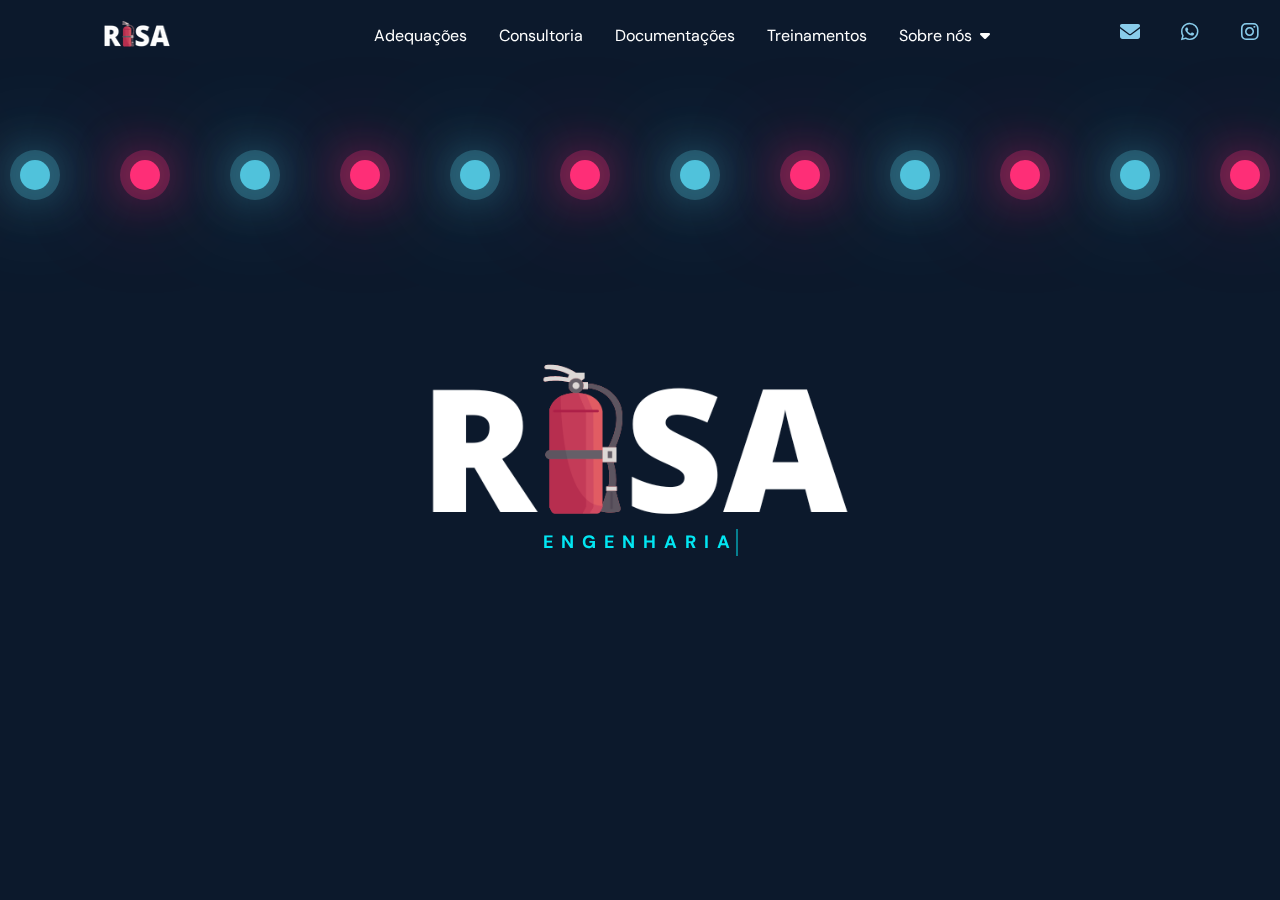
<file: index.html>
<!DOCTYPE html>
<html lang="pt-br">
  <head>
    <meta charset="UTF-8" />
    <meta name="viewport" content="width=device-width, initial-scale=1.0" />
    <meta name="application-name" content="Risa Engenharia" />
    <meta name="description" content="Risa Engenharia e Segurança do Trabalho" />
    <meta name="author" content="devJoãoVictor" />
    <meta name="keywords" content="risa engenharia, segurança do trabalho, adequações, consultoria, documentações, sobre nós, treinamentos, kit de emergência, kit cipa" />
    <meta name="robots" content="index, nofollow" />
    <title>Risa Engenharia</title>

    
    <link rel="stylesheet" href="css/style.css" />
    <link rel="stylesheet" href="fontawesome/css/all.css" />
    <link rel="stylesheet" href="css/animacoes.css" />

    <link rel="preconnect" href="https://fonts.googleapis.com" />
    <link rel="preconnect" href="https://fonts.gstatic.com" crossorigin />
    <link
      href="https://fonts.googleapis.com/css2?family=DM+Sans:wght@400;700&display=swap"
      rel="stylesheet"
    />
  </head>
  <body>
    <nav id="navigation">
      <div class="wrapper">
        <a class="logo" href="index.html">
          <img class="logo-inicio fadeDown animate" src="assets/Risa-logo.png" alt="logo Risa Engenharia" width="70" height="70">
        </a>

        <div class="menu">
          <ul class="nav-bar fadeDown animate">
            <li>
              <a onclick="closeMenu()" href="pages/adequacoes.html">Adequações</a>
            </li>
            <li><a onclick="closeMenu()" href="pages/consultoria.html">Consultoria</a></li>
            <li><a onclick="closeMenu()" href="pages/documentacoes.html">Documentações</a></li>
            <li><a onclick="closeMenu()" href="pages/treinamentos.html">Treinamentos</a></li>
            <li class="sub-menu">
              <a class="sobre">Sobre nós</a>
              <ul>
                <li><a onclick="closeMenu()" href="pages/historia.html">Historia</a></li>
                <li><a onclick="closeMenu()" href="pages/causa-social.html">Causa social</a></li>
              </ul>
            </li>
          </ul>

          <ul class="social-links">
            <li><a href="pages/contato.html" aria-label="Enviar um email"><i class="fa-solid fa-envelope"></i></a></li>
            <li><a href="https://wa.me/+5511949207713?text=Olá, Gostaria de Agendar um horario!" target="_blank" aria-label="Enviar uma mensagem via Whatsapp"><i class="fa-brands fa-whatsapp"></i></a></li>
            <li><a href="https://www.instagram.com/engenhariarisa/?hl=bn" target="_blank" aria-label="Visitar o Instagram"><i class="fa-brands fa-instagram"></i></a></li>
          </ul>
        </div>

        <button
          aria-expanded="false"
          aria-label="Abrir menu"
          onclick="openMenu()"
          class="open-menu fadeDown animate"
        >
          <i class="fa-solid fa-bars"></i>
        </button>
        <button
          aria-expanded="true"
          aria-label="Fechar menu"
          onclick="closeMenu()"
          class="close-menu"
        >
          <i class="fa-solid fa-xmark"></i>
        </button>
      </div>
    </nav>

    <div id="menu-icons">
      <div class="content">
        <div class="navigation fadeDown animate">
          <ul class="icons">
            <li><a href="pages/contato.html" aria-label="Enviar um email"><i class="fa-solid fa-envelope"></i></a></li>
            <li><a href="https://wa.me/+5511949207713?text=Olá, Gostaria de Agendar um horario!" target="_blank" aria-label="Enviar uma mensagem via Whatsapp"><i class="fa-brands fa-whatsapp"></i></a></li>
            <li><a href="https://www.instagram.com/engenhariarisa/?hl=bn" target="_blank" aria-label="Visitar o Instagram"><i class="fa-brands fa-instagram"></i></a></li>
          </ul>
        </div>
      </div>
    </div>

    <section id="home">
      <div class="wrapper">
        <div class="wrapper-content zoomIn animate">
            <img class="img-tela" src="assets/Risa.png" alt="Imagem inicial Risa Engenharia" width="100%" height="100%">
            <div class="sub-titulo">
              <div class="loader">
                <h4>
                  Engenharia
                </h4>
              </div>
        </div>
      </div>
    </section>

    <section class="background fadeUp animate">
      <div class="bubbles">
          <span style="--i:11;"></span>
          <span style="--i:12;"></span>
          <span style="--i:24;"></span>
          <span style="--i:10;"></span>
          <span style="--i:14;"></span>
          <span style="--i:23;"></span>
          <span style="--i:18;"></span>
          <span style="--i:16;"></span>
          <span style="--i:19;"></span>
          <span style="--i:20;"></span>
          <span style="--i:22;"></span>
          <span style="--i:25;"></span>
          <span style="--i:18;"></span>
          <span style="--i:21;"></span>
          <span style="--i:15;"></span>
          <span style="--i:13;"></span>
          <span style="--i:26;"></span>
          <span style="--i:17;"></span>
          <span style="--i:13;"></span>
          <span style="--i:28;"></span>
      </div>
    </section>

    <script src="js/main.js"></script>
  </body>
</html>
</file>
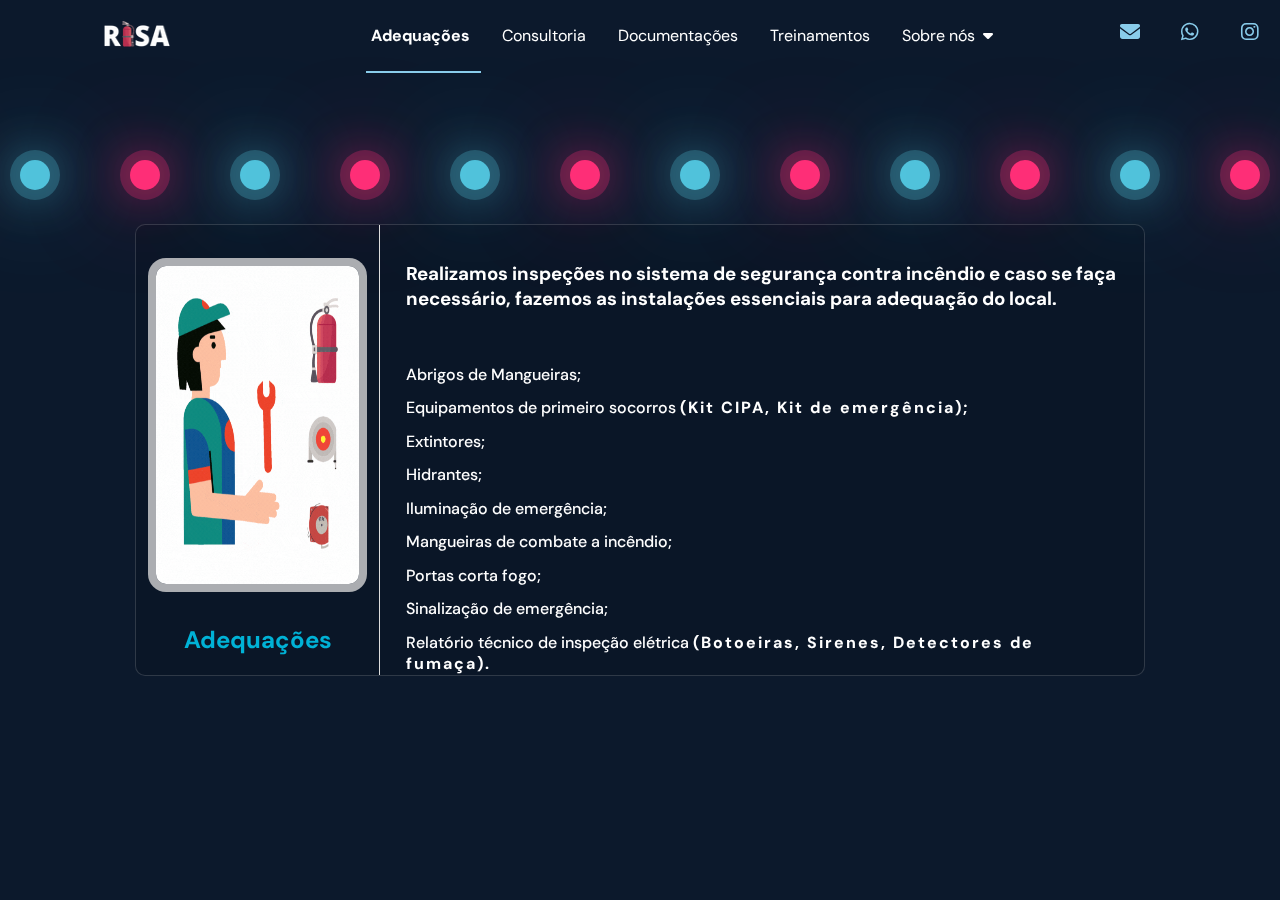
<file: pages/adequacoes.html>
<!DOCTYPE html>
<html lang="pt-br">
  <head>
    <meta charset="UTF-8" />
    <meta name="viewport" content="width=device-width, initial-scale=1.0" />
    <meta name="application-name" content="Risa Engenharia" />
    <meta name="description" content="Risa Engenharia e Segurança do Trabalho" />
    <meta name="author" content="devJoãoVictor" />
    <meta name="keywords" content="risa engenharia, segurança do trabalho, adequações, consultoria, documentações, sobre nós, treinamentos, kit de emergência, kit cipa" />
    <meta name="robots" content="index, nofollow" />
    <title>Adequações - Risa Engenharia</title>


    
    
    <link rel="stylesheet" href="../fontawesome/css/all.css" />
    <link rel="stylesheet" href="../css/adequacoes.css" />
    <link rel="stylesheet" href="../css/animacoes.css" />
    

    <link rel="preconnect" href="https://fonts.googleapis.com" />
    <link rel="preconnect" href="https://fonts.gstatic.com" crossorigin />
    <link
      href="https://fonts.googleapis.com/css2?family=DM+Sans:wght@400;700&display=swap"
      rel="stylesheet"
    />
  </head>
  <body>
    <nav id="navigation">
      <div class="wrapper">
        <a class="logo" href="../index.html">
          <img class="logo-inicio fadeDown animate" src="../assets/Risa-logo.png" alt="logo" width="70" height="70">
        </a>

        <div class="menu">
          <ul class="nav-bar fadeDown animate">
            <li>
              <a onclick="closeMenu()" href="adequacoes.html">Adequações</a>
            </li>
            <li><a onclick="closeMenu()" href="consultoria.html">Consultoria</a></li>
            <li><a onclick="closeMenu()" href="documentacoes.html">Documentações</a></li>
            <li><a onclick="closeMenu()" href="treinamentos.html">Treinamentos</a></li>
            <li class="sub-menu">
              <a class="sobre">Sobre nós</a>
              <ul>
                <li><a onclick="closeMenu()" href="historia.html">Historia</a></li>
                <li><a onclick="closeMenu()" href="causa-social.html">Causa social</a></li>
              </ul>
            </li>
          </ul>

          <ul class="social-links">
            <li><a href="../src/contato.html" aria-label="Enviar um email"><i class="fa-solid fa-envelope"></i></a></li>
            <li><a href="https://wa.me/+5511949207713?text=Olá, Gostaria de Agendar um horario!" target="_blank" aria-label="Enviar uma mensagem via Whatsapp"><i class="fa-brands fa-whatsapp"></i></a></li>
            <li><a href="https://www.instagram.com/engenhariarisa/?hl=bn" target="_blank" aria-label="Visitar o Instagram"><i class="fa-brands fa-instagram"></i></a></li>
          </ul>
        </div>

        <button
          aria-expanded="false"
          aria-label="Abrir menu"
          onclick="openMenu()"
          class="open-menu fadeDown animate"
        >
          <i class="fa-solid fa-bars"></i>
        </button>
        <button
          aria-expanded="true"
          aria-label="Fechar menu"
          onclick="closeMenu()"
          class="close-menu"
        >
          <i class="fa-solid fa-xmark"></i>
        </button>
      </div>
    </nav>

    <div id="menu-icons">
      <div class="content">
        <div class="navigation fadeDown animate">
          <ul class="icons">
            <li><a href="contato.html" aria-label="Enviar um email"><i class="fa-solid fa-envelope"></i></a></li>
            <li><a href="https://wa.me/+5511949207713?text=Olá, Gostaria de Agendar um horario!" target="_blank" aria-label="Enviar uma mensagem via Whatsapp"><i class="fa-brands fa-whatsapp"></i></a></li>
            <li><a href="https://www.instagram.com/engenhariarisa/?hl=bn" target="_blank" aria-label="Visitar o Instagram"><i class="fa-brands fa-instagram"></i></a></li>
          </ul>
        </div>
      </div>
    </div>

    <section id="home">
      <div class="wrapper">
        <div class="wrapper-content zoomIn animate">
          <div class="card-content">
            <div class="card-header fadeLeft animate">
              <img src="../assets/Adequações.gif" alt="Adequações">
              <h2>Adequações</h2>
            </div>
            <div class="description fadeRight animate">
              <div class="description-titulo">
                <h3>Realizamos inspeções no sistema de segurança contra incêndio e caso se faça
                    necessário, fazemos as instalações essenciais para adequação do local.
                </h3>
              </div>
              <ul class="description-content">
                <li>Abrigos de Mangueiras;</li>
                <li>Equipamentos de primeiro socorros <span><b>(Kit CIPA, Kit de emergência);</b></span></li>
                <li>Extintores;</li>
                <li>Hidrantes;</li>
                <li>Iluminação de emergência;</li>
                <li>Mangueiras de combate a incêndio;</li>
                <li>Portas corta fogo;</li>
                <li>Sinalização de emergência;</li>
                <li>Relatório técnico de inspeção elétrica <span><b>(Botoeiras, Sirenes, Detectores de fumaça).</b></span></li>
              </ul>
            </div>
          </div>
        </div>
      </div>
    </section>

    <section class="background fadeUp animate">
      <div class="bubbles">
          <span style="--i:11;"></span>
          <span style="--i:12;"></span>
          <span style="--i:24;"></span>
          <span style="--i:10;"></span>
          <span style="--i:14;"></span>
          <span style="--i:23;"></span>
          <span style="--i:18;"></span>
          <span style="--i:16;"></span>
          <span style="--i:19;"></span>
          <span style="--i:20;"></span>
          <span style="--i:22;"></span>
          <span style="--i:25;"></span>
          <span style="--i:18;"></span>
          <span style="--i:21;"></span>
          <span style="--i:15;"></span>
          <span style="--i:13;"></span>
          <span style="--i:26;"></span>
          <span style="--i:17;"></span>
          <span style="--i:13;"></span>
          <span style="--i:28;"></span>
      </div>
    </section>

    <script src="../js/main.js"></script>
  </body>
</html>
</file>
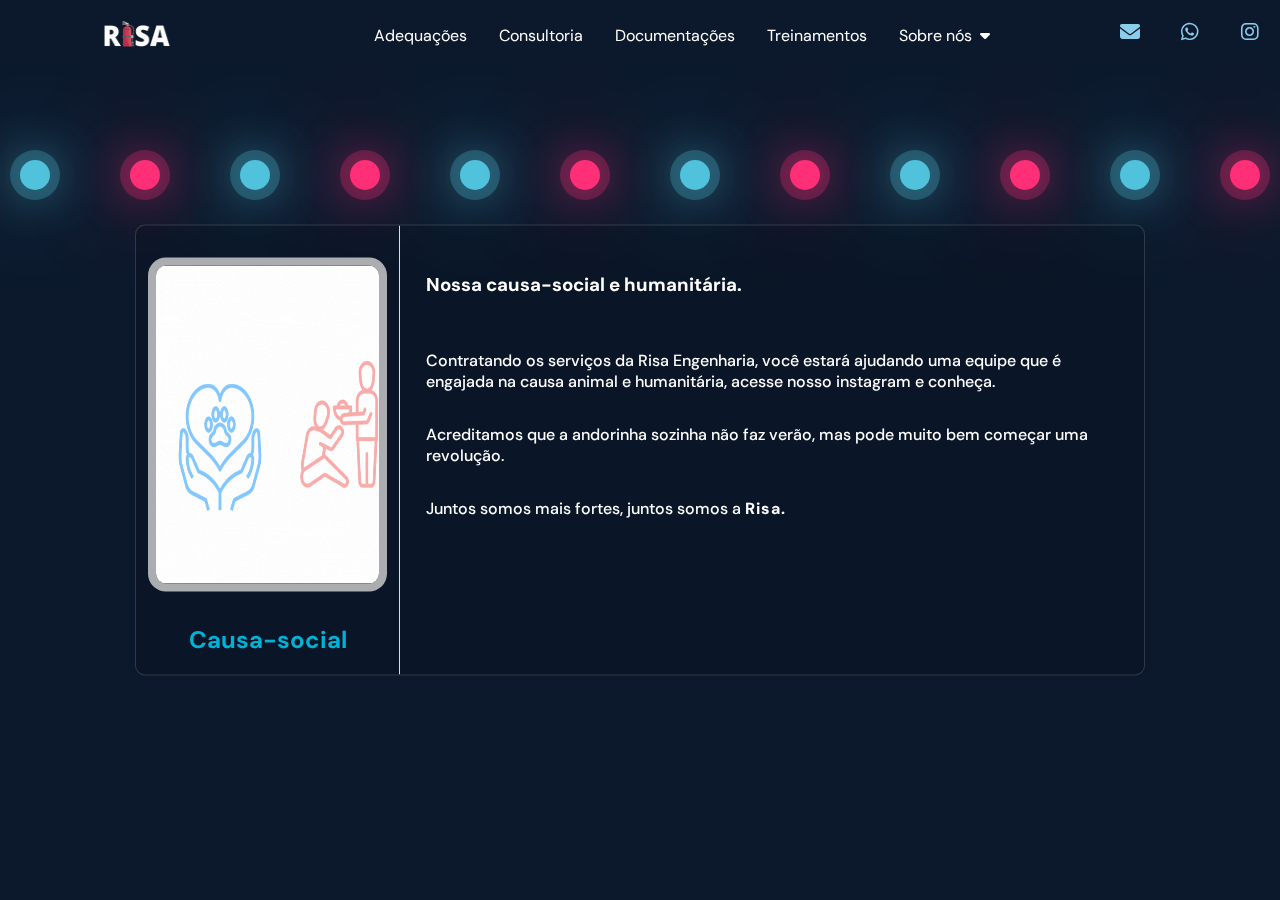
<file: pages/causa-social.html>
<!DOCTYPE html>
<html lang="pt-br">
  <head>
    <meta charset="UTF-8" />
    <meta name="viewport" content="width=device-width, initial-scale=1.0" />
    <meta name="application-name" content="Risa Engenharia" />
    <meta name="description" content="Risa Engenharia e Segurança do Trabalho" />
    <meta name="author" content="devJoãoVictor" />
    <meta name="keywords" content="risa engenharia, segurança do trabalho, adequações, consultoria, documentações, sobre nós, treinamentos, kit de emergência, kit cipa" />
    <meta name="robots" content="index, nofollow" />
    <title>Causa-Social - Risa Engenharia</title>
 

    
    
    <link rel="stylesheet" href="../fontawesome/css/all.css" />
    <link rel="stylesheet" href="../css/causa-social.css" />
    <link rel="stylesheet" href="../css/animacoes.css" />
    
    <link rel="preconnect" href="https://fonts.googleapis.com" />
    <link rel="preconnect" href="https://fonts.gstatic.com" crossorigin />
    <link
      href="https://fonts.googleapis.com/css2?family=DM+Sans:wght@400;700&display=swap"
      rel="stylesheet"
    />
  </head>
  <body>
    <nav id="navigation">
      <div class="wrapper">
        <a class="logo" href="../index.html">
          <img class="logo-inicio fadeDown animate" src="../assets/Risa-logo.png" alt="logo" width="70" height="70">
        </a>

        <div class="menu">
          <ul class="nav-bar fadeDown animate">
            <li>
              <a onclick="closeMenu()" href="adequacoes.html">Adequações</a>
            </li>
            <li><a onclick="closeMenu()" href="consultoria.html">Consultoria</a></li>
            <li><a onclick="closeMenu()" href="documentacoes.html">Documentações</a></li>
            <li><a onclick="closeMenu()" href="treinamentos.html">Treinamentos</a></li>
            <li class="sub-menu">
              <a class="sobre">Sobre nós</a>
              <ul>
                <li><a onclick="closeMenu()" href="historia.html">Historia</a></li>
                <li><a onclick="closeMenu()" href="causa-social.html">Causa social</a></li>
              </ul>
            </li>
          </ul>

          <ul class="social-links">
            <li><a href="contato.html" aria-label="Enviar um email"><i class="fa-solid fa-envelope"></i></a></li>
            <li><a href="https://wa.me/+5511949207713?text=Olá, Gostaria de Agendar um horario!" target="_blank" aria-label="Enviar uma mensagem via Whatsapp"><i class="fa-brands fa-whatsapp"></i></a></li>
            <li><a href="https://www.instagram.com/engenhariarisa/?hl=bn" target="_blank" aria-label="Visitar o Instagram"><i class="fa-brands fa-instagram"></i></a></li>
          </ul>
        </div>

        <button
          aria-expanded="false"
          aria-label="Abrir menu"
          onclick="openMenu()"
          class="open-menu fadeDown animate"
        >
          <i class="fa-solid fa-bars"></i>
        </button>
        <button
          aria-expanded="true"
          aria-label="Fechar menu"
          onclick="closeMenu()"
          class="close-menu"
        >
          <i class="fa-solid fa-xmark"></i>
        </button>
      </div>
    </nav>

    <div id="menu-icons">
      <div class="content">
        <div class="navigation fadeDown animate">
          <ul class="icons">
            <li><a href="contato.html" aria-label="Enviar um email"><i class="fa-solid fa-envelope"></i></a></li>
            <li><a href="https://wa.me/+5511949207713?text=Olá, Gostaria de Agendar um horario!" target="_blank" aria-label="Enviar uma mensagem via Whatsapp"><i class="fa-brands fa-whatsapp"></i></a></li>
            <li><a href="https://www.instagram.com/engenhariarisa/?hl=bn" target="_blank" aria-label="Visitar o Instagram"><i class="fa-brands fa-instagram"></i></a></li>
          </ul>
        </div>
      </div>
    </div>

    <section id="home">
      <div class="wrapper">
        <div class="wrapper-content zoomIn animate">
          <div class="card-content">
            <div class="card-header fadeLeft animate">
              <img src="../assets/Causa-social.gif" alt="Causa-social">
              <h2>Causa-social</h2>
            </div>
            <div class="description fadeRight animate">
              <div class="description-titulo">
                <h3>Nossa causa-social e humanitária.
                </h3>
              </div>
              <ul class="description-content">
                <li>Contratando os serviços da Risa Engenharia, você estará ajudando uma equipe que é engajada na causa animal e humanitária, acesse nosso instagram e conheça.</li>
                <li>Acreditamos que a andorinha sozinha não faz verão, mas pode muito bem começar uma revolução.</li>
                <li>Juntos somos mais fortes, juntos somos a <span><b>Risa.</b></span></li>
              </ul>
            </div>
          </div>
        </div>
      </div>
    </section>

    <section class="background fadeUp animate">
      <div class="bubbles">
          <span style="--i:11;"></span>
          <span style="--i:12;"></span>
          <span style="--i:24;"></span>
          <span style="--i:10;"></span>
          <span style="--i:14;"></span>
          <span style="--i:23;"></span>
          <span style="--i:18;"></span>
          <span style="--i:16;"></span>
          <span style="--i:19;"></span>
          <span style="--i:20;"></span>
          <span style="--i:22;"></span>
          <span style="--i:25;"></span>
          <span style="--i:18;"></span>
          <span style="--i:21;"></span>
          <span style="--i:15;"></span>
          <span style="--i:13;"></span>
          <span style="--i:26;"></span>
          <span style="--i:17;"></span>
          <span style="--i:13;"></span>
          <span style="--i:28;"></span>
      </div>
    </section>

    <script src="../js/main.js"></script>
  </body>
</html>
</file>
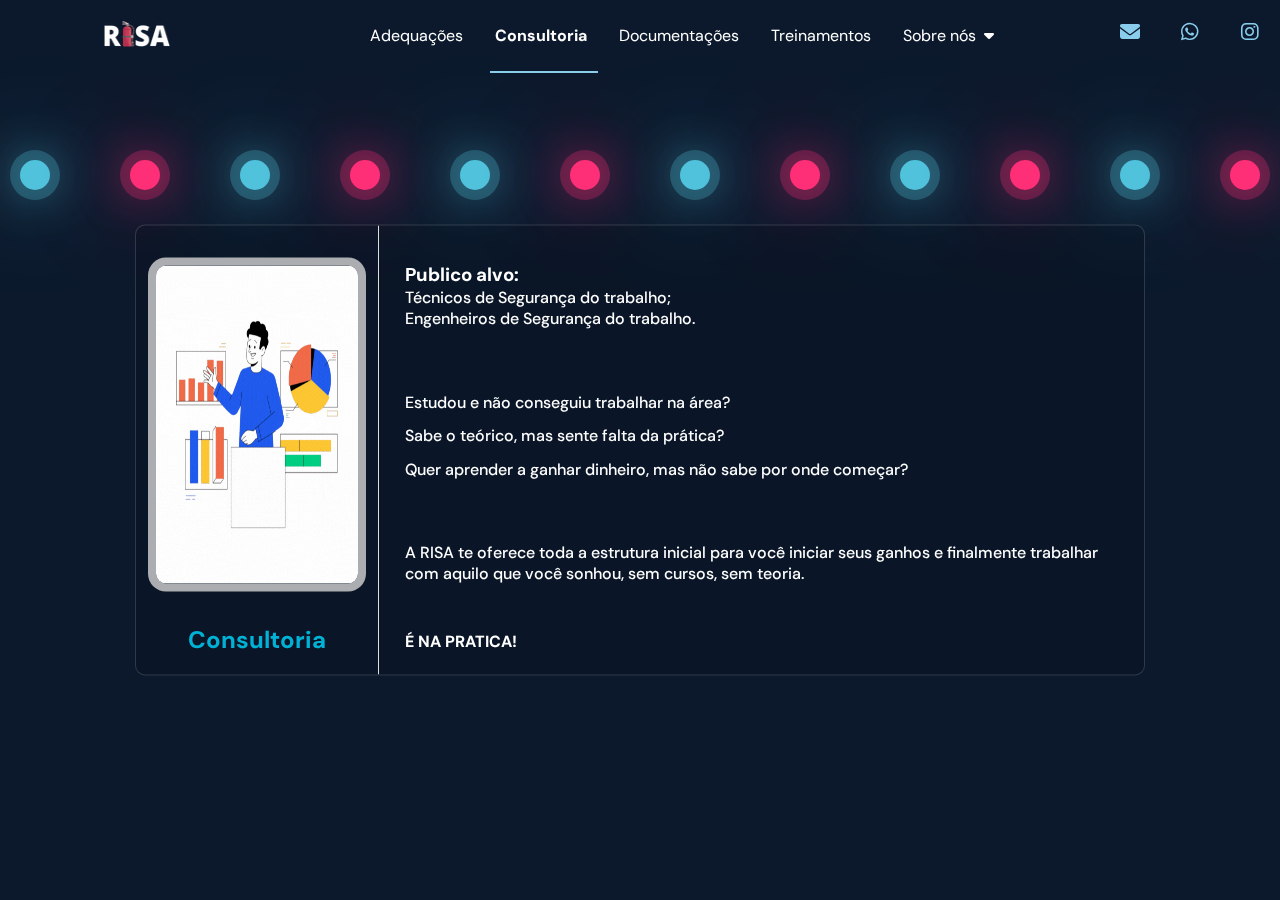
<file: pages/consultoria.html>
<!DOCTYPE html>
<html lang="pt-br">
  <head>
    <meta charset="UTF-8" />
    <meta name="viewport" content="width=device-width, initial-scale=1.0" />
    <meta name="application-name" content="Risa Engenharia">
    <meta name="description" content="Risa Engenharia e Segurança do Trabalho" />
    <meta name="author" content="devJoãoVictor" />
    <meta name="keywords" content="risa engenharia, segurança do trabalho, adequações, consultoria, documentações, sobre nós, treinamentos, kit de emergência, kit cipa" />
    <meta name="robots" content="index, nofollow" />
    <title>Consultoria - Risa Engenharia</title>

    
    <link rel="stylesheet" href="../fontawesome/css/all.css" />
    <link rel="stylesheet" href="../css/consultoria.css" />
    <link rel="stylesheet" href="../css/animacoes.css" />
    
    <link rel="preconnect" href="https://fonts.googleapis.com" />
    <link rel="preconnect" href="https://fonts.gstatic.com" crossorigin />
    <link
      href="https://fonts.googleapis.com/css2?family=DM+Sans:wght@400;700&display=swap"
      rel="stylesheet"
    />
  </head>
  <body>
    <nav id="navigation">
      <div class="wrapper">
        <a class="logo" href="../index.html">
          <img class="logo-inicio fadeDown animate" src="../assets/Risa-logo.png" alt="logo" width="70" height="70">
        </a>

        <div class="menu">
          <ul class="nav-bar fadeDown animate">
            <li>
              <a onclick="closeMenu()" href="adequacoes.html">Adequações</a>
            </li>
            <li><a onclick="closeMenu()" href="consultoria.html">Consultoria</a></li>
            <li><a onclick="closeMenu()" href="documentacoes.html">Documentações</a></li>
            <li><a onclick="closeMenu()" href="treinamentos.html">Treinamentos</a></li>
            <li class="sub-menu">
              <a class="sobre">Sobre nós</a>
              <ul>
                <li><a onclick="closeMenu()" href="historia.html">Historia</a></li>
                <li><a onclick="closeMenu()" href="causa-social.html">Causa social</a></li>
              </ul>
            </li>
          </ul>

          <ul class="social-links">
            <li><a href="contato.html" aria-label="Enviar um email"><i class="fa-solid fa-envelope"></i></a></li>
            <li><a href="https://wa.me/+5511949207713?text=Olá, Gostaria de Agendar um horario!" target="_blank" aria-label="Enviar uma mensagem via Whatsapp"><i class="fa-brands fa-whatsapp"></i></a></li>
            <li><a href="https://www.instagram.com/engenhariarisa/?hl=bn" target="_blank" aria-label="Visitar o Instagram"><i class="fa-brands fa-instagram"></i></a></li>
          </ul>
        </div>

        <button
          aria-expanded="false"
          aria-label="Abrir menu"
          onclick="openMenu()"
          class="open-menu fadeDown animate"
        >
          <i class="fa-solid fa-bars"></i>
        </button>
        <button
          aria-expanded="true"
          aria-label="Fechar menu"
          onclick="closeMenu()"
          class="close-menu"
        >
          <i class="fa-solid fa-xmark"></i>
        </button>
      </div>
    </nav>

    <div id="menu-icons">
      <div class="content">
        <div class="navigation fadeDown animate">
          <ul class="icons">
            <li><a href="contato.html" aria-label="Enviar um email"><i class="fa-solid fa-envelope"></i></a></li>
            <li><a href="https://wa.me/+5511949207713?text=Olá, Gostaria de Agendar um horario!" target="_blank" aria-label="Enviar uma mensagem via Whatsapp"><i class="fa-brands fa-whatsapp"></i></a></li>
            <li><a href="https://www.instagram.com/engenhariarisa/?hl=bn" target="_blank" aria-label="Visitar o Instagram"><i class="fa-brands fa-instagram"></i></a></li>
          </ul>
        </div>
      </div>
    </div>

    <section id="home">
      <div class="wrapper">
        <div class="wrapper-content zoomIn animate">
          <div class="card-content">
            <div class="card-header fadeLeft animate">
              <img src="../assets/Consultoria.gif" alt="Consultoria">
              <h2>Consultoria</h2>
            </div>
            <div class="description fadeRight animate">
              <div class="description-titulo">
                  <h3>Publico alvo:</h3>
                  <p>Técnicos de Segurança do trabalho;</p>
                  <p>Engenheiros de Segurança do trabalho.</p>
              </div>
              <div class="description-content">
                  <p>Estudou e não conseguiu trabalhar na área?</p>
                  <p>Sabe o teórico, mas sente falta da prática?</p>
                  <p>Quer aprender a ganhar dinheiro, mas não sabe por onde começar?</p>
              </div>
              <div class="description-texto">
                  <p>A RISA te oferece toda a estrutura inicial para você iniciar seus ganhos e finalmente trabalhar com aquilo que você sonhou, sem cursos, sem teoria.</p>
                  <p class="description-footer">É na pratica!</p>
              </div>
          </div>
          </div>
        </div>
      </div>
    </section>

    <section class="background fadeUp animate">
      <div class="bubbles">
          <span style="--i:11;"></span>
          <span style="--i:12;"></span>
          <span style="--i:24;"></span>
          <span style="--i:10;"></span>
          <span style="--i:14;"></span>
          <span style="--i:23;"></span>
          <span style="--i:18;"></span>
          <span style="--i:16;"></span>
          <span style="--i:19;"></span>
          <span style="--i:20;"></span>
          <span style="--i:22;"></span>
          <span style="--i:25;"></span>
          <span style="--i:18;"></span>
          <span style="--i:21;"></span>
          <span style="--i:15;"></span>
          <span style="--i:13;"></span>
          <span style="--i:26;"></span>
          <span style="--i:17;"></span>
          <span style="--i:13;"></span>
          <span style="--i:28;"></span>
      </div>
    </section>

    <script src="../js/main.js"></script>
  </body>
</html>
</file>
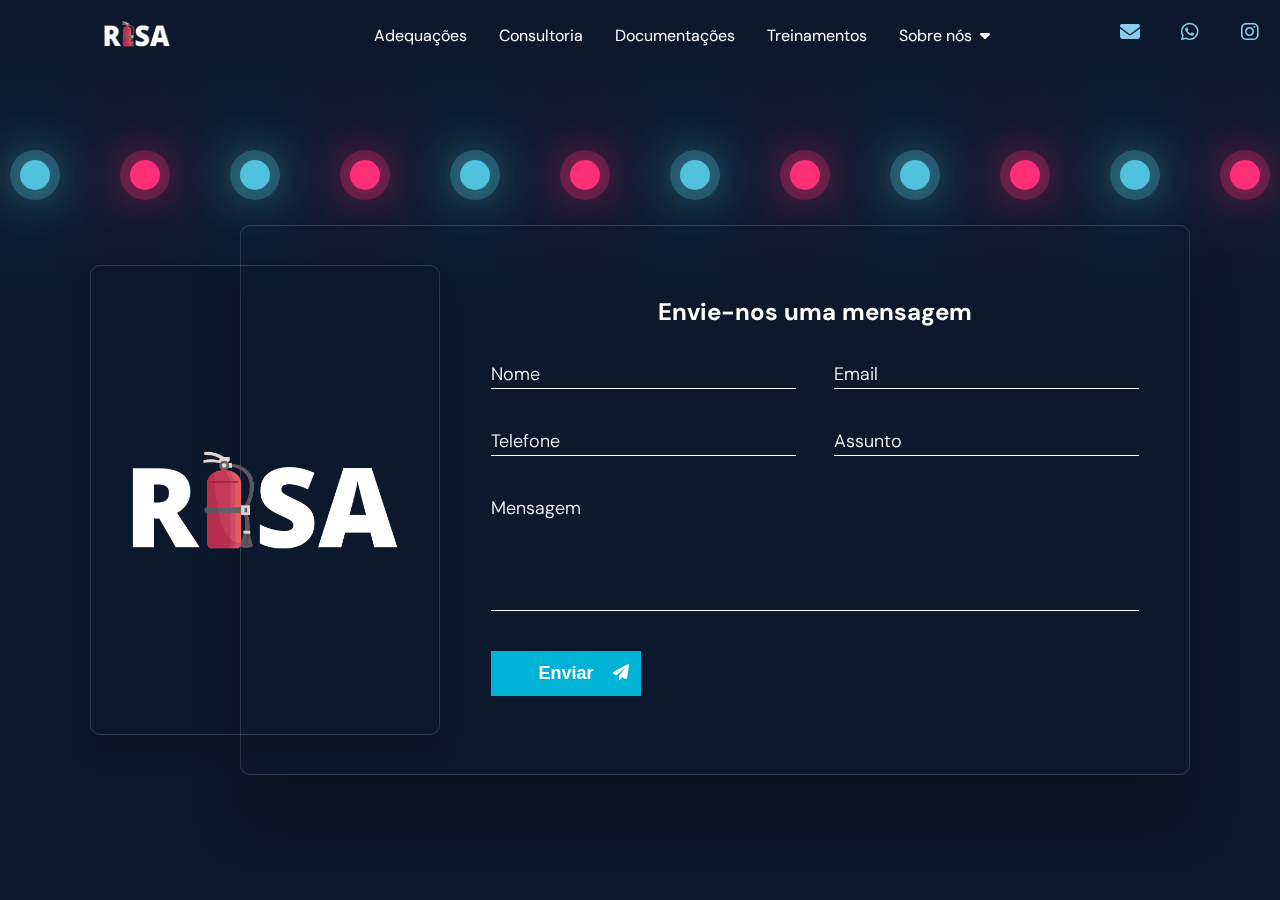
<file: pages/contato.html>
<!DOCTYPE html>
<html lang="pt-br">
  <head>
    <meta charset="UTF-8" />
    <meta name="viewport" content="width=device-width, initial-scale=1.0" />
    <meta name="application-name" content="Risa Engenharia">
    <meta name="description" content="Risa Engenharia e Segurança do Trabalho" />
    <meta name="author" content="devJoãoVictor" />
    <meta name="keywords" content="risa engenharia, segurança do trabalho, adequações, consultoria, documentações, sobre nós, treinamentos, kit de emergência, kit cipa" />
    <meta name="robots" content="index, nofollow" />
    <title>Contato - Risa Engenharia</title>


    
    
    <link rel="stylesheet" href="../fontawesome/css/all.css" />
    <link rel="stylesheet" href="../css/contato.css" />
    <link rel="stylesheet" href="../css/animacoes.css" />
    

    <link rel="preconnect" href="https://fonts.googleapis.com" />
    <link rel="preconnect" href="https://fonts.gstatic.com" crossorigin />
    <link
      href="https://fonts.googleapis.com/css2?family=DM+Sans:wght@400;700&display=swap"
      rel="stylesheet"
    />
  </head>
  <body>
    <nav id="navigation">
      <div class="wrapper">
        <a class="logo" href="../index.html">
          <img class="logo-inicio fadeDown animate" src="../assets/Risa-logo.png" alt="logo" width="70" height="70">
        </a>

        <div class="menu">
          <ul class="nav-bar fadeDown animate">
            <li>
              <a onclick="closeMenu()" href="adequacoes.html">Adequações</a>
            </li>
            <li><a onclick="closeMenu()" href="consultoria.html">Consultoria</a></li>
            <li><a onclick="closeMenu()" href="documentacoes.html">Documentações</a></li>
            <li><a onclick="closeMenu()" href="treinamentos.html">Treinamentos</a></li>
            <li class="sub-menu">
              <a class="sobre">Sobre nós</a>
              <ul>
                <li><a onclick="closeMenu()" href="historia.html">Historia</a></li>
                <li><a onclick="closeMenu()" href="causa-social.html">Causa social</a></li>
              </ul>
            </li>
          </ul>

          <ul class="social-links">
            <li><a href="contato.html" aria-label="Enviar um email"><i class="fa-solid fa-envelope"></i></a></li>
            <li><a href="https://wa.me/+5511949207713?text=Olá, Gostaria de Agendar um horario!" target="_blank" aria-label="Enviar uma mensagem via Whatsapp"><i class="fa-brands fa-whatsapp"></i></a></li>
            <li><a href="https://www.instagram.com/engenhariarisa/?hl=bn" target="_blank" aria-label="Visitar o Instagram"><i class="fa-brands fa-instagram"></i></a></li>
          </ul>
        </div>

        <button
          aria-expanded="false"
          aria-label="Abrir menu"
          onclick="openMenu()"
          class="open-menu fadeDown animate"
        >
          <i class="fa-solid fa-bars"></i>
        </button>
        <button
          aria-expanded="true"
          aria-label="Fechar menu"
          onclick="closeMenu()"
          class="close-menu"
        >
          <i class="fa-solid fa-xmark"></i>
        </button>
      </div>
    </nav>

    <div id="menu-icons">
      <div class="content">
        <div class="navigation fadeDown animate">
          <ul class="icons">
            <li><a href="contato.html" aria-label="Enviar um email"><i class="fa-solid fa-envelope"></i></a></li>
            <li><a href="https://wa.me/+5511949207713?text=Olá, Gostaria de Agendar um horario!" target="_blank" aria-label="Enviar uma mensagem via Whatsapp"><i class="fa-brands fa-whatsapp"></i></a></li>
            <li><a href="https://www.instagram.com/engenhariarisa/?hl=bn" target="_blank" aria-label="Visitar o Instagram"><i class="fa-brands fa-instagram"></i></a></li>
          </ul>
        </div>
      </div>
    </div>

    <section id="home">
      <div class="wrapper">
        <div class="wrapper-content">
          <div class="contact zoomIn animate">
              <div class="contactInfo">
                  <picture>
                      <span><img class="img-contato animate fadeLeft" src="../assets/Risa.png" alt="Contato Risa Engenharia" width="100%" height="100%"></span>
                  </picture>
              </div>
              <div class="contactForm fadeRight animate">
                  <h2>Envie-nos uma mensagem</h2>
                  <form id="form">
                      <div class="formBox">
                          <div class="inputBox w50">
                              <input type="text" id="nome" name="name" required>
                              <label for="name">Nome</label>
                          </div>
                          <div class="inputBox w50">
                              <input type="email" id="email" name="email" required>
                              <label for="email">Email</label>
                          </div>
                          <div class="inputBox w50">
                              <input type="tel" id="phone" name="tel" required  maxlength="15" pattern="\(\d{2}\)\s*\d{5}-\d{4}">
                              <label for="tel">Telefone</label>
                          </div>
                          <div class="inputBox w50">
                              <input type="text" id="subject" name="subject" required list="sugestaoContato">
                              <label for="assunto">Assunto</label>
                              <datalist id="sugestaoContato">
                                  <option value="Adequações">Adequações</option>
                                  <option value="Consultoria">Consultoria</option>
                                  <option value="Documentações">Documentações</option>
                                  <option value="Treinamento">Treinamento</option>
                                  <option value="Outros">Outros</option>
                              </datalist>
                          </div>
                          <div class="inputBox w100">
                              <textarea id="message" name="message" required></textarea>
                              <label for="mensagem">Mensagem</label>
                          </div>
                          <div class="inputBox btn-enviar">
                              <input id="button" type="submit" disabled="disabled" value="Enviar"><i class="fa-solid fa-paper-plane"></i>
                          </div>
                      </div>
                  </form>
              </div>
          </div>
        </div>
      </div>


      <div id="container">
        <div class="toast">
            <div class="toast-content">
                <i class="fas fa-solid fa-check check"></i>

                <div class="message">
                    <span class="text text-1">Sucesso!</span>
                    <span class="text text-2">Email Enviado.</span>
                </div>
            </div>
            <i class="fa-solid fa-xmark close"></i>

            <div class="progress"></div>
        </div>

    </div>

    </section>

    <section class="background fadeUp animate">
      <div class="bubbles">
          <span style="--i:11;"></span>
          <span style="--i:12;"></span>
          <span style="--i:24;"></span>
          <span style="--i:10;"></span>
          <span style="--i:14;"></span>
          <span style="--i:23;"></span>
          <span style="--i:18;"></span>
          <span style="--i:16;"></span>
          <span style="--i:19;"></span>
          <span style="--i:20;"></span>
          <span style="--i:22;"></span>
          <span style="--i:25;"></span>
          <span style="--i:18;"></span>
          <span style="--i:21;"></span>
          <span style="--i:15;"></span>
          <span style="--i:13;"></span>
          <span style="--i:26;"></span>
          <span style="--i:17;"></span>
          <span style="--i:13;"></span>
          <span style="--i:28;"></span>
      </div>
    </section>

    <script src="../js/main.js"></script>
    <script src="../js/contato.js"></script>
  </body>
</html>
</file>
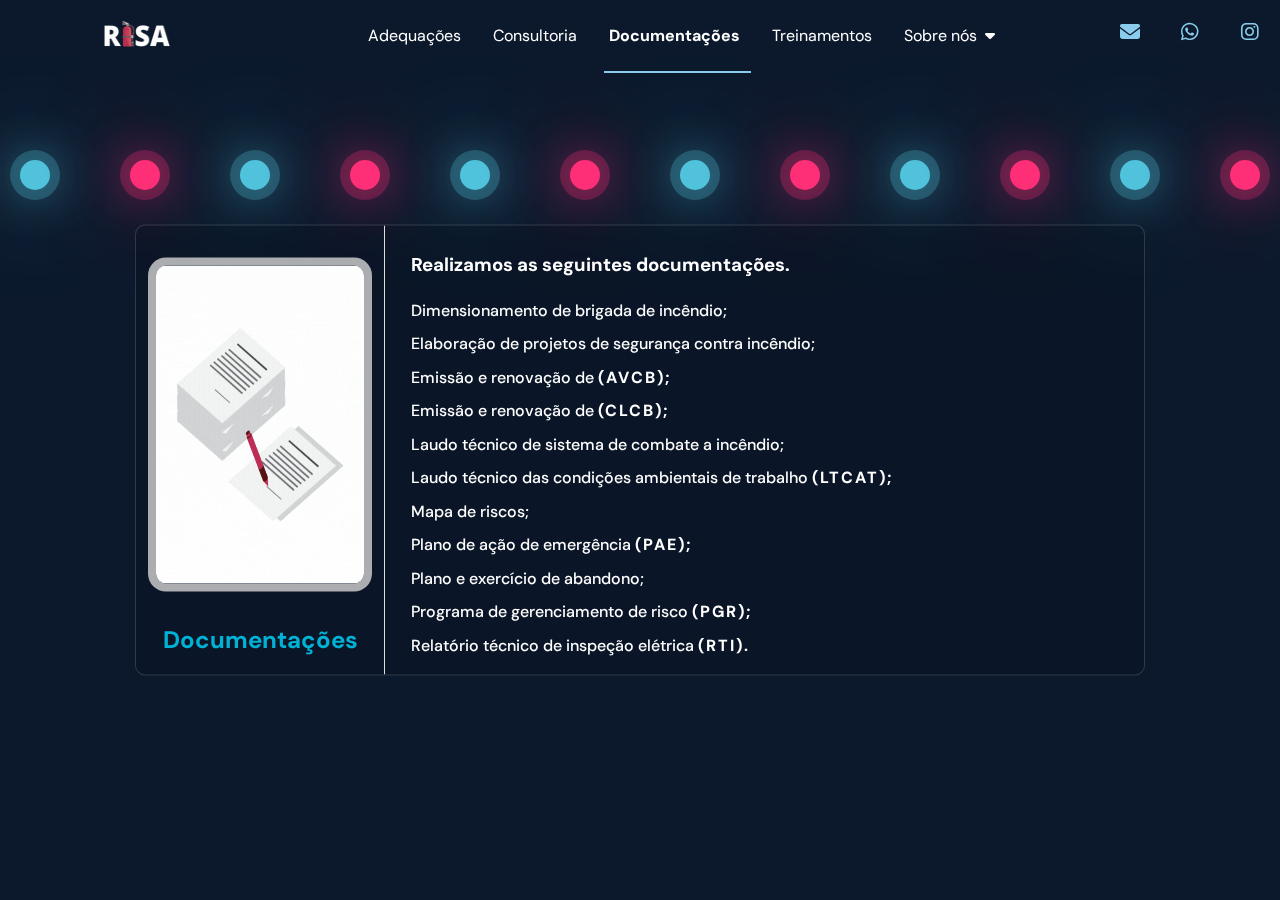
<file: pages/documentacoes.html>
<!DOCTYPE html>
<html lang="pt-br">
  <head>
    <meta charset="UTF-8" />
    <meta name="viewport" content="width=device-width, initial-scale=1.0" />
    <meta name="application-name" content="Risa Engenharia" />
    <meta name="description" content="Risa Engenharia e Segurança do Trabalho" />
    <meta name="author" content="devJoãoVictor" />
    <meta name="keywords" content="risa engenharia, segurança do trabalho, adequações, consultoria, documentações, sobre nós, treinamentos, kit de emergência, kit cipa" />
    <meta name="robots" content="index, nofollow" />
    <title>Documentações - Risa Engenharia</title>


    
    
    <link rel="stylesheet" href="../fontawesome/css/all.css" />
    <link rel="stylesheet" href="../css/documentacoes.css" />
    <link rel="stylesheet" href="../css/animacoes.css" />
    

    <link rel="preconnect" href="https://fonts.googleapis.com" />
    <link rel="preconnect" href="https://fonts.gstatic.com" crossorigin />
    <link
      href="https://fonts.googleapis.com/css2?family=DM+Sans:wght@400;700&display=swap"
      rel="stylesheet"
    />
  </head>
  <body>
    <nav id="navigation">
      <div class="wrapper">
        <a class="logo" href="../index.html">
          <img class="logo-inicio fadeDown animate" src="../assets/Risa-logo.png" alt="logo" width="70" height="70">
        </a>

        <div class="menu">
          <ul class="nav-bar fadeDown animate">
            <li>
              <a onclick="closeMenu()" href="adequacoes.html">Adequações</a>
            </li>
            <li><a onclick="closeMenu()" href="consultoria.html">Consultoria</a></li>
            <li><a onclick="closeMenu()" href="documentacoes.html">Documentações</a></li>
            <li><a onclick="closeMenu()" href="treinamentos.html">Treinamentos</a></li>
            <li class="sub-menu">
              <a class="sobre">Sobre nós</a>
              <ul>
                <li><a onclick="closeMenu()" href="historia.html">Historia</a></li>
                <li><a onclick="closeMenu()" href="causa-social.html">Causa social</a></li>
              </ul>
            </li>
          </ul>

          <ul class="social-links">
            <li><a href="contato.html" aria-label="Enviar um email"><i class="fa-solid fa-envelope"></i></a></li>
            <li><a href="https://wa.me/+5511949207713?text=Olá, Gostaria de Agendar um horario!" target="_blank" aria-label="Enviar uma mensagem via Whatsapp"><i class="fa-brands fa-whatsapp"></i></a></li>
            <li><a href="https://www.instagram.com/engenhariarisa/?hl=bn" target="_blank" aria-label="Visitar o Instagram"><i class="fa-brands fa-instagram"></i></a></li>
          </ul>
        </div>

        <button
          aria-expanded="false"
          aria-label="Abrir menu"
          onclick="openMenu()"
          class="open-menu fadeDown animate"
        >
          <i class="fa-solid fa-bars"></i>
        </button>
        <button
          aria-expanded="true"
          aria-label="Fechar menu"
          onclick="closeMenu()"
          class="close-menu"
        >
          <i class="fa-solid fa-xmark"></i>
        </button>
      </div>
    </nav>

    <div id="menu-icons">
      <div class="content">
        <div class="navigation fadeDown animate">
          <ul class="icons">
            <li><a href="contato.html" aria-label="Enviar um email"><i class="fa-solid fa-envelope"></i></a></li>
            <li><a href="https://wa.me/+5511949207713?text=Olá, Gostaria de Agendar um horario!" target="_blank" aria-label="Enviar uma mensagem via Whatsapp"><i class="fa-brands fa-whatsapp"></i></a></li>
            <li><a href="https://www.instagram.com/engenhariarisa/?hl=bn" target="_blank" aria-label="Visitar o Instagram"><i class="fa-brands fa-instagram"></i></a></li>
          </ul>
        </div>
      </div>
    </div>

    <section id="home">
      <div class="wrapper">
        <div class="wrapper-content zoomIn animate">
          <div class="card-content">
            <div class="card-header fadeLeft animate">
              <img src="../assets/Documentações.gif" alt="Documentações">
              <h2>Documentações</h2>
            </div>
            <div class="description fadeRight animate">
              <div class="description-titulo">
                <h3>
                    Realizamos as seguintes documentações.
                </h3>
              </div>
              <ul class="description-content">
                <li>Dimensionamento de brigada de incêndio;</li>
                <li>Elaboração de projetos de segurança contra incêndio;</li>
                <li>Emissão e renovação de <span><b>(AVCB);</b></span></li>
                <li>Emissão e renovação de <span><b>(CLCB);</b></span></li>
                <li>Laudo técnico de sistema de combate a incêndio;</li>
                <li>Laudo técnico das condições ambientais de trabalho <span><b>(LTCAT);</b></span></li>
                <li>Mapa de riscos;</li>
                <li>Plano de ação de emergência <span><b>(PAE);</b></span></li>
                <li>Plano e exercício de abandono;</li>
                <li>Programa de gerenciamento de risco <span><b>(PGR);</b></span></li>
                <li>Relatório técnico de inspeção elétrica <span><b>(RTI).</b></span></li>
              </ul>
            </div>
          </div>
        </div>
      </div>
    </section>

    <section class="background fadeUp animate">
      <div class="bubbles">
          <span style="--i:11;"></span>
          <span style="--i:12;"></span>
          <span style="--i:24;"></span>
          <span style="--i:10;"></span>
          <span style="--i:14;"></span>
          <span style="--i:23;"></span>
          <span style="--i:18;"></span>
          <span style="--i:16;"></span>
          <span style="--i:19;"></span>
          <span style="--i:20;"></span>
          <span style="--i:22;"></span>
          <span style="--i:25;"></span>
          <span style="--i:18;"></span>
          <span style="--i:21;"></span>
          <span style="--i:15;"></span>
          <span style="--i:13;"></span>
          <span style="--i:26;"></span>
          <span style="--i:17;"></span>
          <span style="--i:13;"></span>
          <span style="--i:28;"></span>
      </div>
    </section>

    <script src="../js/main.js"></script>
  </body>
</html>
</file>
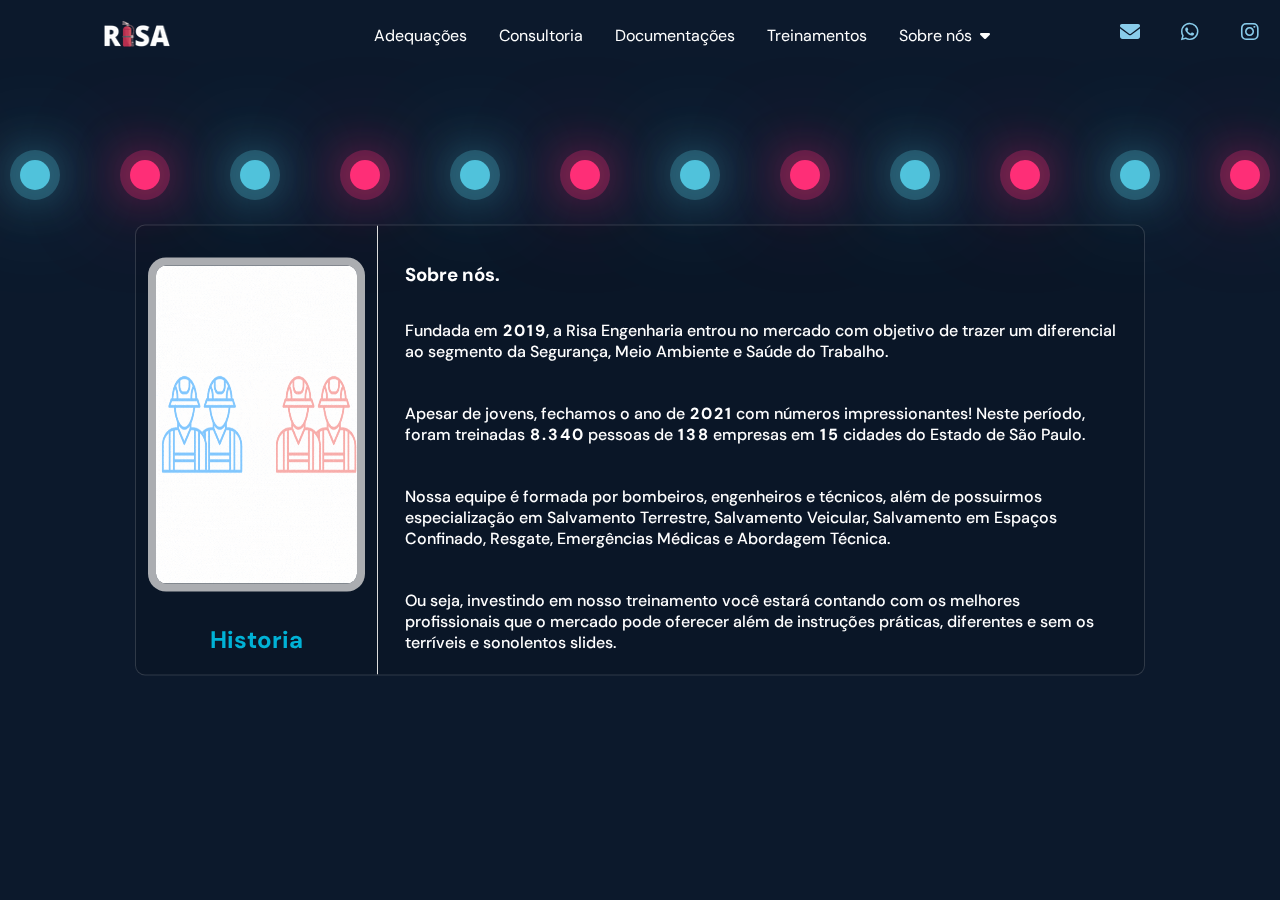
<file: pages/historia.html>
<!DOCTYPE html>
<html lang="pt-br">
  <head>
    <meta charset="UTF-8" />
    <meta name="viewport" content="width=device-width, initial-scale=1.0" />
    <meta name="application-name" content="Risa Engenharia" />
    <meta name="description" content="Risa Engenharia e Segurança do Trabalho" />
    <meta name="author" content="devJoãoVictor" />
    <meta name="keywords" content="risa engenharia, segurança do trabalho, adequações, consultoria, documentações, sobre nós, treinamentos, kit de emergência, kit cipa" />
    <meta name="robots" content="index, nofollow" />
    <title>Historia - Risa Engenharia</title>
 


    
    <link rel="stylesheet" href="../fontawesome/css/all.css" />
    <link rel="stylesheet" href="../css/historia.css" />
    <link rel="stylesheet" href="../css/animacoes.css" />
    
    <link rel="preconnect" href="https://fonts.googleapis.com" />
    <link rel="preconnect" href="https://fonts.gstatic.com" crossorigin />
    <link
      href="https://fonts.googleapis.com/css2?family=DM+Sans:wght@400;700&display=swap"
      rel="stylesheet"
    />
  </head>
  <body>
    <nav id="navigation">
      <div class="wrapper">
        <a class="logo" href="../index.html">
          <img class="logo-inicio fadeDown animate" src="../assets/Risa-logo.png" alt="logo" width="70" height="70">
        </a>

        <div class="menu">
          <ul class="nav-bar fadeDown animate">
            <li>
              <a onclick="closeMenu()" href="adequacoes.html">Adequações</a>
            </li>
            <li><a onclick="closeMenu()" href="consultoria.html">Consultoria</a></li>
            <li><a onclick="closeMenu()" href="documentacoes.html">Documentações</a></li>
            <li><a onclick="closeMenu()" href="treinamentos.html">Treinamentos</a></li>
            <li class="sub-menu">
              <a class="sobre">Sobre nós</a>
              <ul>
                <li><a onclick="closeMenu()" href="historia.html">Historia</a></li>
                <li><a onclick="closeMenu()" href="causa-social.html">Causa social</a></li>
              </ul>
            </li>
          </ul>

          <ul class="social-links">
            <li><a href="contato.html" aria-label="Enviar um email"><i class="fa-solid fa-envelope"></i></a></li>
            <li><a href="https://wa.me/+5511949207713?text=Olá, Gostaria de Agendar um horario!" target="_blank" aria-label="Enviar uma mensagem via Whatsapp"><i class="fa-brands fa-whatsapp"></i></a></li>
            <li><a href="https://www.instagram.com/engenhariarisa/?hl=bn" target="_blank" aria-label="Visitar o Instagram"><i class="fa-brands fa-instagram"></i></a></li>
          </ul>
        </div>

        <button
          aria-expanded="false"
          aria-label="Abrir menu"
          onclick="openMenu()"
          class="open-menu fadeDown animate"
        >
          <i class="fa-solid fa-bars"></i>
        </button>
        <button
          aria-expanded="true"
          aria-label="Fechar menu"
          onclick="closeMenu()"
          class="close-menu"
        >
          <i class="fa-solid fa-xmark"></i>
        </button>
      </div>
    </nav>

    <div id="menu-icons">
      <div class="content">
        <div class="navigation fadeDown animate">
          <ul class="icons">
            <li><a href="contato.html" aria-label="Enviar um email"><i class="fa-solid fa-envelope"></i></a></li>
            <li><a href="https://wa.me/+5511949207713?text=Olá, Gostaria de Agendar um horario!" target="_blank" aria-label="Enviar uma mensagem via Whatsapp"><i class="fa-brands fa-whatsapp"></i></a></li>
            <li><a href="https://www.instagram.com/engenhariarisa/?hl=bn" target="_blank" aria-label="Visitar o Instagram"><i class="fa-brands fa-instagram"></i></a></li>
          </ul>
        </div>
      </div>
    </div>

    <section id="home">
      <div class="wrapper">
        <div class="wrapper-content zoomIn animate">
          <div class="card-content">
            <div class="card-header fadeLeft animate">
              <img src="../assets/Historia.gif" alt="Historia">
              <h2>Historia</h2>
            </div>
            <div class="description fadeRight animate">
              <div class="description-titulo">
                <h3> Sobre nós.
                </h3>
              </div>
              <ul class="description-content">
                <li>Fundada em <span><b>2019</b></span>, a Risa Engenharia entrou no mercado com objetivo de trazer um diferencial ao segmento da Segurança, Meio Ambiente e Saúde do Trabalho.</li>
                <li>Apesar de jovens, fechamos o ano de <span><b>2021</b></span> com números impressionantes! Neste período, foram treinadas  <span><b> 8.340</b></span> pessoas de  <span><b> 138</b></span> empresas em <span><b>15</b></span> cidades do Estado de São Paulo.</li>
                <li>Nossa equipe é formada por bombeiros, engenheiros e técnicos, além de possuirmos especialização em Salvamento Terrestre, Salvamento Veicular, Salvamento em Espaços Confinado, Resgate, Emergências Médicas e Abordagem Técnica.</li>
                <li>Ou seja, investindo em nosso treinamento você estará contando com os melhores profissionais que o mercado pode oferecer além de instruções práticas, diferentes e sem os terríveis e sonolentos slides.</li>
              </ul>
            </div>
          </div>
        </div>
      </div>
    </section>

    <section class="background fadeUp animate">
      <div class="bubbles">
          <span style="--i:11;"></span>
          <span style="--i:12;"></span>
          <span style="--i:24;"></span>
          <span style="--i:10;"></span>
          <span style="--i:14;"></span>
          <span style="--i:23;"></span>
          <span style="--i:18;"></span>
          <span style="--i:16;"></span>
          <span style="--i:19;"></span>
          <span style="--i:20;"></span>
          <span style="--i:22;"></span>
          <span style="--i:25;"></span>
          <span style="--i:18;"></span>
          <span style="--i:21;"></span>
          <span style="--i:15;"></span>
          <span style="--i:13;"></span>
          <span style="--i:26;"></span>
          <span style="--i:17;"></span>
          <span style="--i:13;"></span>
          <span style="--i:28;"></span>
      </div>
    </section>

    <script src="../js/main.js"></script>
  </body>
</html>
</file>
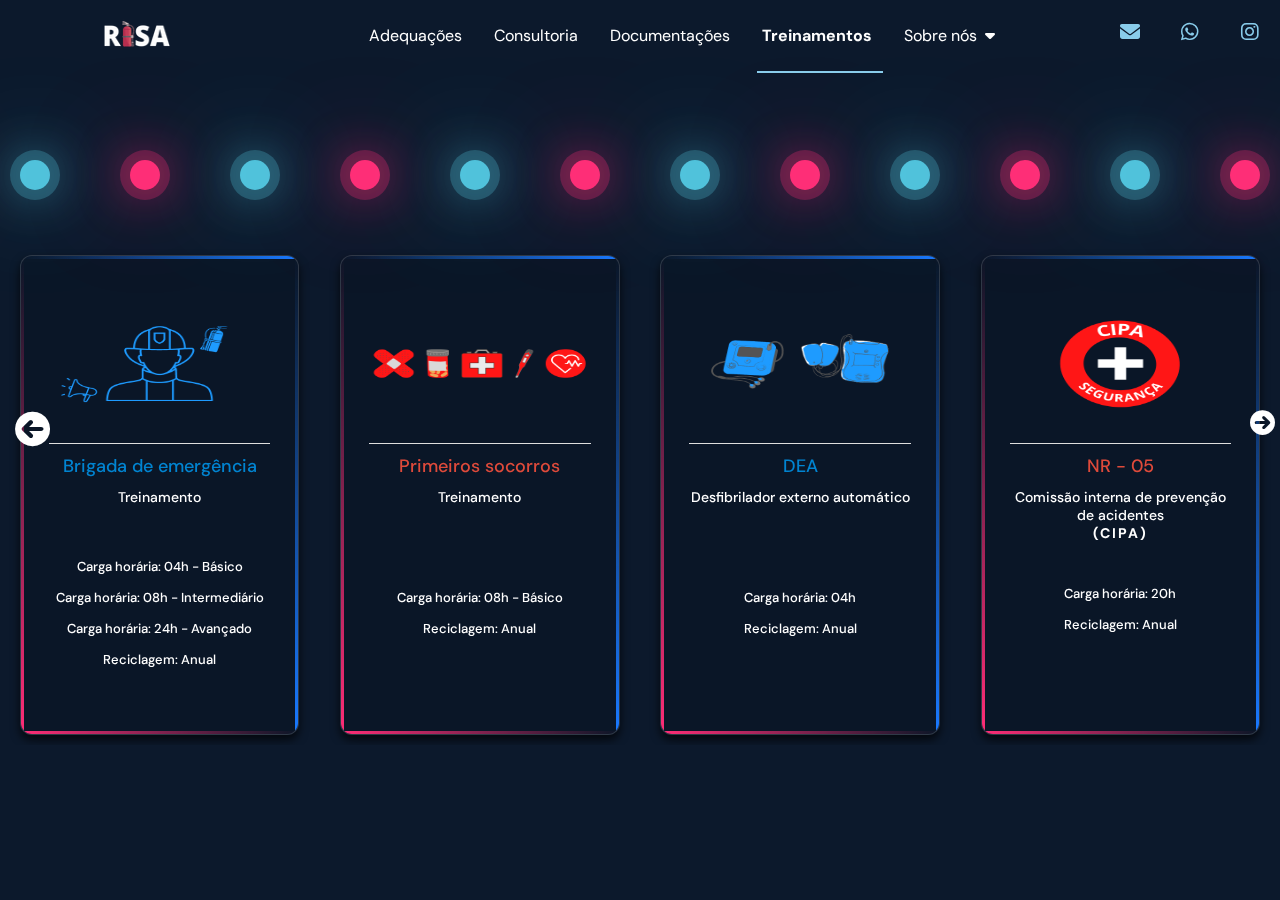
<file: pages/treinamentos.html>
<!DOCTYPE html>
<html lang="pt-br">
  <head>
    <meta charset="UTF-8" />
    <meta name="viewport" content="width=device-width, initial-scale=1.0" />
    <meta name="application-name" content="Risa Engenharia">
    <meta name="description" content="Risa Engenharia e Segurança do Trabalho" />
    <meta name="author" content="devJoãoVictor" />
    <meta name="keywords" content="risa engenharia, segurança do trabalho, adequações, consultoria, documentações, sobre nós, treinamentos, kit de emergência, kit cipa" />
    <meta name="robots" content="index, nofollow" />
    <title>Treinamentos - Risa Engenharia</title>

    
    
    <link rel="stylesheet" href="../fontawesome/css/all.css" />
    <link rel="stylesheet" href="../css/treinamento.css" />
    <link rel="stylesheet" href="../css/animacoes.css" />
    

    <link rel="preconnect" href="https://fonts.googleapis.com" />
    <link rel="preconnect" href="https://fonts.gstatic.com" crossorigin />
    <link
      href="https://fonts.googleapis.com/css2?family=DM+Sans:wght@400;700&display=swap"
      rel="stylesheet"
    />
  </head>
  <body>
    <nav id="navigation">
      <div class="wrapper">
        <a class="logo" href="../index.html">
          <img class="logo-inicio fadeDown animate" src="../assets/Risa-logo.png" alt="logo" width="70" height="70">
        </a>

        <div class="menu">
          <ul class="nav-bar fadeDown animate">
            <li>
              <a onclick="closeMenu()" href="adequacoes.html">Adequações</a>
            </li>
            <li><a onclick="closeMenu()" href="consultoria.html">Consultoria</a></li>
            <li><a onclick="closeMenu()" href="documentacoes.html">Documentações</a></li>
            <li><a onclick="closeMenu()" href="treinamentos.html">Treinamentos</a></li>
            <li class="sub-menu">
              <a class="sobre">Sobre nós</a>
              <ul>
                <li><a onclick="closeMenu()" href="historia.html">Historia</a></li>
                <li><a onclick="closeMenu()" href="causa-social.html">Causa social</a></li>
              </ul>
            </li>
          </ul>

          <ul class="social-links">
            <li><a href="contato.html" aria-label="Enviar um email"><i class="fa-solid fa-envelope"></i></a></li>
            <li><a href="https://wa.me/+5511949207713?text=Olá, Gostaria de Agendar um horario!" target="_blank" aria-label="Enviar uma mensagem via Whatsapp"><i class="fa-brands fa-whatsapp"></i></a></li>
            <li><a href="https://www.instagram.com/engenhariarisa/?hl=bn" target="_blank" aria-label="Visitar o Instagram"><i class="fa-brands fa-instagram"></i></a></li>
          </ul>
        </div>

        <button
          aria-expanded="false"
          aria-label="Abrir menu"
          onclick="openMenu()"
          class="open-menu fadeDown animate"
        >
          <i class="fa-solid fa-bars"></i>
        </button>
        <button
          aria-expanded="true"
          aria-label="Fechar menu"
          onclick="closeMenu()"
          class="close-menu"
        >
          <i class="fa-solid fa-xmark"></i>
        </button>
      </div>
    </nav>

    <div id="menu-icons">
      <div class="content">
        <div class="navigation fadeDown animate">
          <ul class="icons">
            <li><a href="contato.html" aria-label="Enviar um email"><i class="fa-solid fa-envelope"></i></a></li>
            <li><a href="https://wa.me/+5511949207713?text=Olá, Gostaria de Agendar um horario!" target="_blank" aria-label="Enviar uma mensagem via Whatsapp"><i class="fa-brands fa-whatsapp"></i></a></li>
            <li><a href="https://www.instagram.com/engenhariarisa/?hl=bn" target="_blank" aria-label="Visitar o Instagram"><i class="fa-brands fa-instagram"></i></a></li>
          </ul>
        </div>
      </div>
    </div>

    <section id="home">
      <div class="wrapper-content">
        <div class="container fadeUp animate">
            <input type="radio" name="dot" id="one">
            <input type="radio" name="dot" id="two">
            <div class="main-card">
                <div class="cards">
                <div class="card">
                    <div class="content">
                        <span></span>
                        <span></span>
                        <span></span>
                        <span></span>
                        <div class="card-header">
                        <picture>
                            <img class="card-img" src="../assets/Brigada de Emergencia.png" alt="Brigada de Emergência">
                        </picture>
                        </div>
                        <div class="card-content">
                            <h3 class="card-titulo">Brigada de emergência</h3>
                            <h2 class="card-subtitulo">Treinamento</h2>
                            
                        </div>
                        <div class="card-body">
                            <p class="card-texto">Carga horária: 04h - Básico</p>
                            <p class="card-texto">Carga horária: 08h - Intermediário</p>
                            <p class="card-texto">Carga horária: 24h - Avançado</p>
                            <p class="card-texto">Reciclagem: Anual</p>
                        </div>
                    </div>
                </div>
                <div class="card">
                    <div class="content">
                    <span></span>
                    <span></span>
                    <span></span>
                    <span></span>
                    <div class="card-header">
                        <picture>
                            <img class="card-img" src="../assets/Kit Emergencia.png" alt="Kit primeiro socorros">
                        </picture>
                    </div>
                    <div class="card-content">
                        <h3 class="card-titulo texto-titulo">Primeiros socorros</h3>
                        <h2 class="card-subtitulo">Treinamento</h2>
                    </div>
                    <div class="card-body">
                        <p class="card-texto">Carga horária: 08h - Básico</p>
                        <p class="card-texto">Reciclagem: Anual</p>
                    </div>
                    </div>
                </div>
                <div class="card">
                    <div class="content">
                    <span></span>
                    <span></span>
                    <span></span>
                    <span></span>
                    <div class="card-header">
                        <picture>
                            <img class="card-img" src="../assets/DEA.png" alt="Desfibrilador externo automático">
                        </picture>
                    </div>
                    <div class="card-content">
                        <h3 class="card-titulo">DEA</h3>
                        <h2 class="card-subtitulo">Desfibrilador externo automático</h2>
                    </div>
                    <div class="card-body">
                        <p class="card-texto">Carga horária: 04h</p>
                        <p class="card-texto">Reciclagem: Anual</p>
                    </div>
                    </div>
                </div>
                <div class="card">
                    <div class="content">
                    <span></span>
                    <span></span>
                    <span></span>
                    <span></span>
                    <div class="card-header">
                        <picture>
                            <img class="card-img" src="../assets/Cipa Segurança.png" alt="Cipa Segurança">
                        </picture>
                    </div>
                    <div class="card-content">
                        <h3 class="card-titulo texto-titulo">NR - 05</h3>
                        <h2 class="card-subtitulo">Comissão interna de prevenção de acidentes <div class="uppercase">(cipa)</div></h2>
                        
                    </div>
                    <div class="card-body-1">
                        <p class="card-texto-2">Carga horária: 20h</p>
                        <p class="card-texto-2">Reciclagem: Anual</p>
                    </div>
                    </div>
                </div>
                </div>
                <div class="cards">
                <div class="card">
                    <div class="content">
                    <span></span>
                    <span></span>
                    <span></span>
                    <span></span>
                    <div class="card-header">
                        <picture>
                            <img class="card-img" src="../assets/EPI.png" alt="EPI">
                        </picture>
                    </div>
                    <div class="card-content">
                        <h3 class="card-titulo">NR - 06</h3>
                        <h2 class="card-subtitulo">Equipamento de proteção individual <div class="uppercase">(epi)</div></h2>
                        
                    </div>
                    <div class="card-body">
                        <p class="card-texto">Carga horária: 08h</p>
                        <p class="card-texto">Reciclagem: n/a</p>
                    </div>
                    </div>
                </div>
                <div class="card">
                    <div class="content">
                    <span></span>
                    <span></span>
                    <span></span>
                    <span></span>
                    <div class="card-header">
                        <picture>
                            <img class="card-img" src="../assets/Segurança em Eletricidade.png" alt="Segurança em Eletricidade">
                        </picture>
                    </div>
                    <div class="card-content">
                        <h3 class="card-titulo texto-titulo">NR - 10</h3>
                        <h2 class="card-subtitulo">Segurança em instalações e serviços em eletricidade</h2>
                        
                    </div>
                    <div class="card-body">
                        <p class="card-texto">Carga horária: 08h</p>
                        <p class="card-texto">Reciclagem: Bienal</p>
                    </div>
                    </div>
                </div>
                <div class="card">
                    <div class="content">
                    <span></span>
                    <span></span>
                    <span></span>
                    <span></span>
                    <div class="card-header">
                        <picture>
                            <img class="card-img" src="../assets/Espaços Confinados.png" alt="Espaços Confinados">
                        </picture>
                    </div>
                    <div class="card-content">
                        <h3 class="card-titulo">NR - 33</h3>
                        <h2 class="card-subtitulo">Segurança e saúde nos trabalhos em espaço confinados</h2>
                        
                    </div>
                    <div class="card-body">
                        <p class="card-texto">Carga horária: 40h - Supervisor de entrada</p>
                        <p class="card-texto">Carga horária: 16h - Trabalhador autorizado e vigia</p>
                        <p class="card-texto">Reciclagem: Anual</p>
                    </div>
                    </div>
                </div>
                <div class="card">
                    <div class="content">
                    <span></span>
                    <span></span>
                    <span></span>
                    <span></span>
                    <div class="card-header">
                        <picture>
                            <img class="card-img" src="../assets/Trabalho em Altura.png" alt="Trabalho em altura">
                        </picture>
                    </div>
                    <div class="card-content">
                        <h3 class="card-titulo texto-titulo">NR - 35</h3>
                        <h2 class="card-subtitulo">Trabalho em altura</h2>
                        
                    </div>
                    <div class="card-body-2">
                        <p class="card-texto-2">Carga horária: 08h</p>
                        <p class="card-texto-2">Reciclagem: Anual</p>
                    </div>
                    </div>
                </div>
                </div>
            </div>
            <div class="button">
            <label for="one" class="active one"><i class="fa-solid fa-circle-arrow-left"></i></label>
            <label for="two" class="two"><i class="fa-solid fa-circle-arrow-right"></i></label>
            </div>
        </div>
    </div>
  </section>

    <section class="background fadeUp animate">
      <div class="bubbles">
          <span style="--i:11;"></span>
          <span style="--i:12;"></span>
          <span style="--i:24;"></span>
          <span style="--i:10;"></span>
          <span style="--i:14;"></span>
          <span style="--i:23;"></span>
          <span style="--i:18;"></span>
          <span style="--i:16;"></span>
          <span style="--i:19;"></span>
          <span style="--i:20;"></span>
          <span style="--i:22;"></span>
          <span style="--i:25;"></span>
          <span style="--i:18;"></span>
          <span style="--i:21;"></span>
          <span style="--i:15;"></span>
          <span style="--i:13;"></span>
          <span style="--i:26;"></span>
          <span style="--i:17;"></span>
          <span style="--i:13;"></span>
          <span style="--i:28;"></span>
      </div>
    </section>

    <script src="../js/main.js"></script>
  </body>
</html>
</file>
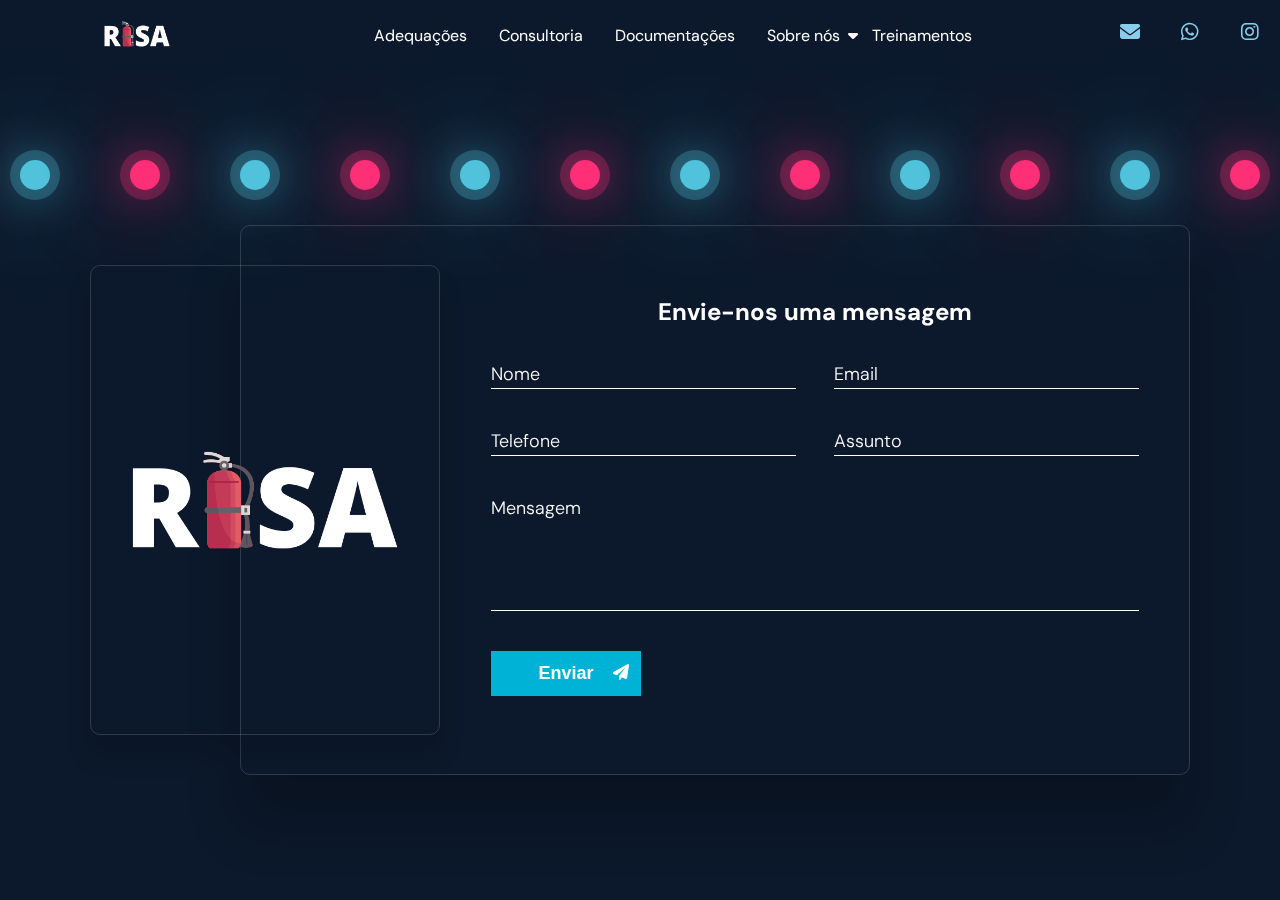
<file: src/contato.html>
<!DOCTYPE html>
<html lang="pt-br">
  <head>
    <meta charset="UTF-8" />
    <meta name="viewport" content="width=device-width, initial-scale=1.0" />
    <meta name="application-name" content="Risa Engenharia">
    <meta name="description" content="Risa Engenharia e Segurança do Trabalho" />
    <meta name="author" content="devJoãoVictor" />
    <meta name="keywords" content="risa engenharia, segurança do trabalho, adequações, consultoria, documentações, sobre nós, treinamentos, kit de emergência, kit cipa" />
    <meta name="robots" content="index, nofollow" />
    <title>Contato - Risa Engenharia</title>

    
    <link rel="stylesheet" href="../fontawesome/css/all.css" />
    <link rel="stylesheet" href="../src/contato.css" />
    <link rel="stylesheet" href="../css/animacoes.css" />
    

    <link rel="preconnect" href="https://fonts.googleapis.com" />
    <link rel="preconnect" href="https://fonts.gstatic.com" crossorigin />
    <link
      href="https://fonts.googleapis.com/css2?family=DM+Sans:wght@400;700&display=swap"
      rel="stylesheet"
    />
  </head>
  <body>
    <nav id="navigation">
      <div class="wrapper">
        <a class="logo" href="../index.html">
          <img class="logo-inicio fadeDown animate" src="../assets/RISA.png" alt="logo" width="70" height="70">
        </a>

        <div class="menu">
          <ul class="nav-bar fadeDown animate">
            <li>
              <a onclick="closeMenu()" href="../pages/adequacoes.html">Adequações</a>
            </li>
            <li><a onclick="closeMenu()" href="../pages/consultoria.html">Consultoria</a></li>
            <li><a onclick="closeMenu()" href="../pages/documentacoes.html">Documentações</a></li>
            <li class="sub-menu">
              <a class="sobre">Sobre nós</a>
            <ul>
              <li><a onclick="closeMenu()" href="../pages/historia.html">Historia</a></li>
              <li><a onclick="closeMenu()" href="../pages/causa-social.html">Causa social</a></li>
            </ul>
          </li>
            <li><a onclick="closeMenu()" href="../pages/treinamentos.html">Treinamentos</a></li>
          </ul>

          <ul class="social-links">
            <li><a href="../src/contato.html" aria-label="Enviar um email"><i class="fa-solid fa-envelope"></i></a></li>
            <li><a href="https://wa.me/+5511949207713?text=Olá, Gostaria de Agendar um horario!" target="_blank" aria-label="Enviar uma mensagem via Whatsapp"><i class="fa-brands fa-whatsapp"></i></a></li>
            <li><a href="https://www.instagram.com/engenhariarisa/?hl=bn" target="_blank" aria-label="Visitar o Instagram"><i class="fa-brands fa-instagram"></i></a></li>
          </ul>
        </div>

        <button
          aria-expanded="false"
          aria-label="Abrir menu"
          onclick="openMenu()"
          class="open-menu fadeDown animate"
        >
          <i class="fa-solid fa-bars"></i>
        </button>
        <button
          aria-expanded="true"
          aria-label="Fechar menu"
          onclick="closeMenu()"
          class="close-menu"
        >
          <i class="fa-solid fa-xmark"></i>
        </button>
      </div>
    </nav>

    <div id="menu-icons">
      <div class="content">
        <div class="navigation fadeDown animate">
          <ul class="icons">
            <li><a href="../src/contato.html" aria-label="Enviar um email"><i class="fa-solid fa-envelope"></i></a></li>
            <li><a href="https://wa.me/+5511949207713?text=Olá, Gostaria de Agendar um horario!" target="_blank" aria-label="Enviar uma mensagem via Whatsapp"><i class="fa-brands fa-whatsapp"></i></a></li>
            <li><a href="https://www.instagram.com/engenhariarisa/?hl=bn" target="_blank" aria-label="Visitar o Instagram"><i class="fa-brands fa-instagram"></i></a></li>
          </ul>
        </div>
      </div>
    </div>

    <section id="home">
      <div class="wrapper">
        <div class="wrapper-content">
          <div class="contact zoomIn animate">
              <div class="contactInfo">
                  <picture>
                      <span><img class="img-contato animate fadeLeft" src="../assets/RISA.png" alt="Contato Risa Engenharia" width="100%" height="100%"></span>
                  </picture>
              </div>
              <div class="contactForm fadeRight animate">
                  <h2>Envie-nos uma mensagem</h2>
                  <form class="contactContent" action="" method="post">
                      <div class="formBox">
                          <div class="inputBox w50">
                              <input type="text" id="nome" name="name" required>
                              <label for="name">Nome</label>
                          </div>
                          <div class="inputBox w50">
                              <input type="email" id="email" name="email" required>
                              <label for="email">Email</label>
                          </div>
                          <div class="inputBox w50">
                              <input type="tel" id="phone" name="tel" required  maxlength="15" pattern="\(\d{2}\)\s*\d{5}-\d{4}">
                              <label for="tel">Telefone</label>
                          </div>
                          <div class="inputBox w50">
                              <input type="text" id="subject" name="subject" required list="sugestaoContato">
                              <label for="assunto">Assunto</label>
                              <datalist id="sugestaoContato">
                                  <option value="Adequações">Adequações</option>
                                  <option value="Consultoria">Consultoria</option>
                                  <option value="Documentações">Documentações</option>
                                  <option value="Treinamento">Treinamento</option>
                                  <option value="Outros">Outros</option>
                              </datalist>
                          </div>
                          <div class="inputBox w100">
                              <textarea id="message" name="message" required></textarea>
                              <label for="mensagem">Mensagem</label>
                          </div>
                          <div class="inputBox btn-enviar">
                              <input type="submit" value="Enviar"><i class="fa-solid fa-paper-plane"></i>
                          </div>
                      </div>
                  </form>
              </div>
          </div>
        </div>
      </div>
    </section>

    <section class="background fadeUp animate">
      <div class="bubbles">
          <span style="--i:11;"></span>
          <span style="--i:12;"></span>
          <span style="--i:24;"></span>
          <span style="--i:10;"></span>
          <span style="--i:14;"></span>
          <span style="--i:23;"></span>
          <span style="--i:18;"></span>
          <span style="--i:16;"></span>
          <span style="--i:19;"></span>
          <span style="--i:20;"></span>
          <span style="--i:22;"></span>
          <span style="--i:25;"></span>
          <span style="--i:18;"></span>
          <span style="--i:21;"></span>
          <span style="--i:15;"></span>
          <span style="--i:13;"></span>
          <span style="--i:26;"></span>
          <span style="--i:17;"></span>
          <span style="--i:13;"></span>
          <span style="--i:28;"></span>
      </div>
    </section>

    <script src="../js/main.js"></script>
    <script src="contato.js"></script>
  </body>
</html>
</file>
<file: css/style.css>
/*=== GERAL =================================*/
* {
  margin: 0;
  padding: 0;
  box-sizing: border-box;
}

:root {
  --primary-color: hsl(190deg  100%  42%);
  --secondary-color: hsl(0deg 100% 56%);


  --white-color: hsl(0deg 0% 100%);
  --dark-color: hsl(0deg 0% 0%);


  --menu-indicator-color: hsl(199deg 71% 73%);
  --sub-title-color: hsl(183deg 98% 48%);


  --gmail-color: hsl(6deg 69% 54%);
  --whatsapp-color: hsl(113deg 65% 41%);
  --instagram-color: hsl(349deg 75% 57%);


  --card-title-blue-color: hsl(202deg 100% 41%);
  --card-title-red-color: hsl(6deg 72% 55%);
  --border-grey-color: hsl(0deg 0% 87%);
  --border-white-color: hsl(0deg 0% 100% / 15%);
  --border-white-hover-color: hsl(0deg 0% 100% / 50%);
  --span-blue-color: hsl(215deg 100% 55%);
  --span-red-color: hsl(339deg 100% 59%);


  --ball-primary-color: hsl(191deg 67% 59%);
  --ball-primary-shadow-color: hsl(191deg 67% 59% / 27%);
  --ball-secondary-color: hsl(339deg 100% 59%);
  --ball-secondary-shadow-color: hsl(339deg 100% 59% / 27%);

  
  --bg-color: hsl(216deg 57% 11%);

  font-size: 62.5%; /* 1rem = 10px */

  --nav-height: 7.2rem;
}

html {
  scroll-behavior: smooth;
}

html,
body {
  width: 100vw;
  height: 100vh;
}

body {
  font-family: 'DM Sans';
  font-size: 1.6rem;

  text-align: center;

  overflow: overlay;

  background-color: var(--bg-color);
}

.wrapper {
  width: min(50rem, 100%);
  margin-inline: auto;
  padding-inline: 2.4rem;
}

ul {
  list-style: none;
}

img {
  max-width: 100%;
}

section {
  padding-block: 10rem;
}

section h4 {
  font-size: 1.4rem;
  font-weight: 700;

  text-transform: uppercase;

  margin-bottom: 1.6rem;
  margin-top: 14.0rem;
}

/* custom colors */

button.open-menu{
  color: var(--primary-color);
  width: 4.0rem;
  height: 4.0rem;
  font-size: 2.5rem;
}

button.close-menu{
  color: var(--white-color);
  width: 4.0rem;
  height: 4.0rem;
  font-size: 2.8rem;
}

/*=== NAVIGATION =================================*/

nav {
  display: flex;

  height: var(--nav-height);

  position: fixed;
  top: 0;
  width: 100vw;

  z-index: 100;

}

nav .wrapper {
  display: flex;
  align-items: center;
  justify-content: space-between;
}

nav button {
  background: none;
  border: none;
  cursor: pointer;
}

nav .menu,
nav .close-menu {
  position: fixed;
}

/*=== MENU-EXPANDED =================================*/

body.menu-expanded {
  overflow: auto;
}

body.menu-expanded > :not(nav) {
  visibility: hidden;
}

.menu,
.close-menu,
body.menu-expanded .open-menu {
  opacity: 0;
  visibility: hidden;
}

body.menu-expanded .menu,
body.menu-expanded .close-menu {
  opacity: 1;
  visibility: visible;
}

.menu {
  transform: translateY(100%);
}

body.menu-expanded .menu {
  top: 0;
  left: 0;
  background: var(--primary-color);

  width: 100vw;
  height: 100vh;

  padding-top: var(--nav-height);

  transition: transform 300ms;
  transform: translateY(0);
  overflow: auto;
}

.menu ul:nth-child(1) {
  display: flex;
  flex-direction: column;
  gap: 4.8rem;

  margin-top: 6rem;

  font-weight: 700;
  font-size: 2.4rem;
  line-height: 3.1rem;
}

.menu ul li a {
  color: var(--white-color);
  text-decoration: none;
}

body.menu-expanded .logo, 
body.menu-expanded .logo-inicio,
body.menu-expanded button {
  position: relative;
  z-index: 100;
}

nav#navigation .menu ul li {
  list-style: none;
  position: relative;
}

nav#navigation .menu ul li.sub-menu::before {
  content: '\f0d7';
  font-family: fontAwesome;
  position: absolute;
  line-height: 3.0rem;
  color: var(--white-color);
  margin-left: 14.0rem;
}

nav#navigation .menu ul li.active.sub-menu::before {
  content: '\f0d8';
  font-family: fontAwesome;
  position: absolute;
  line-height: 3.0rem;
  color: var(--white-color);
  margin-left: 14.0rem;
}

nav#navigation .menu ul li ul {
  position: absolute;
  left: 0;
  display: none;
}

nav#navigation .menu ul li.active ul {
  display: block;
  position: relative;
}

nav#navigation .menu ul li ul li {
  display: block;
  width: 100%;
  margin-top: 2.2rem;
}

/*=== SOCIAL-LINKS =================================*/

.social-links {
  display: flex;
  align-items: center;
  justify-content: center;
  gap: 3.2rem;
  font-size: 2.4rem;
  margin-top: 4.0rem;
}

/*=== MENU-ICONS =================================*/

#menu-icons .content {
  display: none;
}

/*=== #HOME =================================*/

#home {
  width: 100%;
  height: 98vh;
  display: flex;
  justify-content: center;
  align-items: center;
  position: fixed;
  overflow: hidden;
}

#home img {
  width: 26.4rem;
}

/*=== SUB-TITULO =================================*/

.sub-titulo {
  position: fixed;
  top: 50%;
  left: 50%;
  transform: translate(-50%, -50%);
}

.loader {
  position: relative;
}

.loader::before {
  content: '';
  position: absolute;
  top: 0;
  right: 0;
  width: 0.1rem;
  height: 100%;
  background: var(--sub-title-color);
  animation: blinkCursor 0.8s steps(3) infinite;
}

@keyframes blinkCursor {
  0%,75% {
      opacity: 1;
  }
  76%,100% {
      opacity: 0;
  }
}

.loader h4 {
  position: relative;
  color: var(--sub-title-color);
  letter-spacing: 0.8rem;
  animation: typing 8s steps(12) infinite;
  overflow: hidden;
}

@keyframes typing {
  0%,90%, 100% {
      width: 0;
  }
  30%, 60% {
      width: 16.5rem;
  }
}

/*=== BACKGROUND =================================*/

.background {
  display: flex;
  justify-content: center;
  width: 100%;
  height: 100%;
  position: fixed;
  top: 0;
  left: 0;
  right: 0;
  bottom: 0;
  z-index: -200;
  overflow: hidden;
}

.bubbles {
  position: relative;
  display: flex;
  justify-content: center;
  z-index: -200;
}

.bubbles span {
  position: relative;
  width: 3rem;
  height: 3rem;
  background: var(--ball-primary-color);
  margin: 0 0.4rem;
  border-radius: 50%;
  box-shadow: 0 0 0 1rem var(--ball-primary-shadow-color),
  0 0 5rem var(--ball-primary-color),
  0 0 10rem var(--ball-primary-color);
  animation: animate 15s linear infinite;
  animation-duration: calc(125s / var(--i));
}

.bubbles span:nth-child(even) {
  background: var(--ball-secondary-color);
  box-shadow: 0 0 0 1rem var(--ball-secondary-shadow-color),
  0 0 5rem var(--ball-secondary-color),
  0 0 10rem var(--ball-secondary-color);
}

@keyframes animate {
  0% {
      transform: translateY(100vh) scale(0);
  }

  100% {
      transform: translateY(-30vh) scale(1);
  }
}

/*=== RESPONSIVO =================================*/
@media (min-width: 1024px) {
  /*=== GERAL =================================*/

  .wrapper {
    width: min(112rem, 100%);
  }

  section {
    padding-block: 16rem;
  }

  section h4 {
    font-size: 1.8rem;
    font-weight: 700;
    line-height: 150%;
    letter-spacing: 0.08rem;
    
    text-transform: uppercase;

    margin-top: 20.1rem;
  }

  /*=== NAVIGATION =================================*/
  /* reset */

  nav#navigation .wrapper * {
    margin: 0;
    padding: 0;
    visibility: initial;
    display: initial;
    opacity: initial;
    flex-direction: initial;
    position: initial;
    font-size: initial;
    font-weight: initial;
    transform: initial;
    color: initial;
    background-color: initial;
    filter: initial;
  }

  nav#navigation .close-menu,
  nav#navigation .open-menu,
  nav#navigation .social-links {
    display: none;
  }

  nav#navigation .menu {
    display: flex;
    align-items: center;
    justify-content: center;
    width: 100%;
    margin-right: 8.0rem;
  }

  nav#navigation .menu ul:nth-child(1) {
    display: flex;
    gap: 3.2rem;
  }

  nav#navigation .menu ul li a {
    color: var(--white-color);
  }

  nav#navigation .menu li a {
    transition: opacity 0.4s;
  }

  nav#navigation .menu li a.active,
  nav#navigation .menu li a:hover {
    opacity: 1;
    font-weight: 700;
  }

  nav#navigation .menu li a::after {
    content: '';
    width: 0%;
    height: 0.2rem;
    background-color: var(--menu-indicator-color);

    position: relative;
    bottom: -2rem;
    left: -0.5rem;

    display: block;

    transition: width 0.2s;
  }

  nav#navigation .menu li a.active::after,
  nav#navigation .menu li a:hover::after {
    padding-inline: 0.8rem;
    width: 100%;
  }

  nav#navigation .menu .sobre {
    cursor: pointer;
  }

  nav#navigation .menu ul li.sub-menu::before {
    right: -1.8rem;
    cursor: pointer;
  }

  nav#navigation .menu ul li:hover.sub-menu::before {
    content: '\f0d8';
    font-family: fontAwesome;
    position: absolute;
    line-height: 3.0rem;
    color: var(--white-color);
    margin-left: 14.0rem;
    cursor: pointer;
  }

  nav#navigation .menu ul li:hover ul {
    display: block;
  }

  nav#navigation .menu ul li.active ul {
    display: block;
    position: absolute;
  }

  /*=== MENU-ICONS =================================*/

  #menu-icons .content {
    display: block;
    position: absolute;
    top: 1.2rem;
    right: 1rem;
    bottom: 2rem;
    font-size: 3rem;
    z-index: 100;
  }

  #menu-icons .navigation ul {
    display: flex;
    gap: 2.0rem;
  }

  #menu-icons .navigation ul li {
    list-style: none;
    margin: 0 auto;
  }

  #menu-icons .navigation ul li a {
    position: relative;
    display: flex;
    justify-content: center;
    align-items: center;
    text-decoration: none;
    width: 4.0rem;
    height: 4.0rem;
    border-radius: 50%;
    color: var(--menu-indicator-color);
    transition: 0.5s;
    font-size: 2rem;
  }

  #menu-icons .navigation a::before {
    content: '';
    position: absolute;
    top: 0;
    left: 0;
    right: 0;
    bottom: 0;
    background: var(--dark-color);
    border-radius: 50%;
    z-index: -1;
    transform: scale(0);
    transition: 0.5s cubic-bezier(.95, .32, .37, 1.31);
  }

  #menu-icons .navigation ul li a:hover {
    color: var(--white-color);
  }

  #menu-icons .navigation ul li a:hover::before {
    transform: scale(1);
  }

  #menu-icons .navigation ul li:nth-child(1) a:hover::before {
    background: var(--gmail-color);
  }

  #menu-icons .navigation ul li:nth-child(2) a:hover::before {
    background: var(--whatsapp-color);
  }

  #menu-icons .navigation ul li:nth-child(3) a:hover::before {
    background: var(--instagram-color);
  }

  /*=== HOME =================================*/

  #home img {
    width: 42rem;
  }


  /*=== SUB-TITULO =================================*/

  @keyframes typing {
    0%,90%, 100% {
        width: 0;
    }
    30%, 60% {
        width: 19.2rem;
    }
  }

  /*=== BACKGROUND =================================*/

  .bubbles span {
    margin: 0 4rem;
  }
}

@media (min-width: 1100px) {
  nav#navigation .menu {
    margin-right: 0;
  }
}
</file>
<file: css/animacoes.css>
/* FadeUp */

.card-content {
    -webkit-animation-delay: 1.4s;
    -moz-animation-delay: 1.4s;                                                       /* Animação da Consultoria */
    animation-delay: 1.4s;
}

.container {
    -webkit-animation-delay: 1.2s;
    -moz-animation-delay: 1.2s;      
    animation-delay: 1.2s;
}

.animate {
    -webkit-animation-duration: 1s;
    animation-duration: 1s;
    animation-fill-mode: both;
    -webkit-animation-fill-mode: both;
}

.fadeUp {
    -webkit-animation-name: fadeUp;
    animation-name: fadeUp;
}

@keyframes fadeUp {
    from { 
        opacity: 0;
        -webkit-transform: translate3d(0, 100%, 0);
        transform: translate3d(0, 100%, 0);
    }
    to {
        opacity: 1;
        -webkit-transform: none;
        transform: none;
    }
}

@-webkit-keyframes fadeUp {
    from { 
        opacity: 0;
        -webkit-transform: translate3d(0, 100%, 0);
        transform: translate3d(0, 100%, 0);
    }
    to {
        opacity: 1;
        -webkit-transform: none;
        transform: none;
    }
}

/* Fim FadeUp */

/* fadeRight */

.description {
    -webkit-animation-delay: 3s;
    -moz-animation-delay: 3s;                                                /* Animação da Consultoria */
    animation-delay: 3s;
}

.contactForm {
    -webkit-animation-delay: 3s;
    -moz-animation-delay: 3s;                                                /* Animação do Contato */
    animation-delay: 3s;
}

.animate {
    -webkit-animation-duration: 1s;
    animation-duration: 1s;
    animation-fill-mode: both;
    -webkit-animation-fill-mode: both;
}

.fadeRight {
    -webkit-animation-name: fadeRight;
    animation-name: fadeRight;
}

@keyframes fadeRight {
    from { 
        opacity: 0;
        -webkit-transform: translate3d(100%, 0, 0);
        transform: translate3d(100%, 0, 0);
    }
    to {
        opacity: 1;
        -webkit-transform: none;
        transform: none;
    }
}

@-webkit-keyframes fadeRight {
    from { 
        opacity: 0;
        -webkit-transform: translate3d(100%, 0, 0);
        transform: translate3d(100%, 0, 0);
    }
    to {
        opacity: 1;
        -webkit-transform: none;
        transform: none;
    }
}

/* Fim fadeRight */

/* fadeDown */

.nav-bar, .open-menu, .navigation {
    -webkit-animation-delay: 3.8s;
    -moz-animation-delay: 3.8s;                                               /* Animação do Index e de todas as paginas */
    animation-delay: 3.8s;
}

.logo-inicio {
    -webkit-animation-delay: 3.6s;
    -moz-animation-delay: 3.6s;                                               /* Animação do Index e de todas as paginas */
    animation-delay: 3.6s;
}

.menu-icons {
    -webkit-animation-delay: 3.8s;
    -moz-animation-delay: 3.8s;                                               /* Animação do Index e de todas as paginas */
    animation-delay: 3.8s;
}

.background {
    -webkit-animation-delay: 2.1s;
    -moz-animation-delay: 2.1s;                                                 /* Animação do Index e de todas as paginas */
    animation-delay: 2.1s;
}

.animate {
    -webkit-animation-duration: 1s;
    animation-duration: 1s;
    animation-fill-mode: both;
    -webkit-animation-fill-mode: both;
}

.fadeDown {
    -webkit-animation-name: fadeDown;
    animation-name: fadeDown;
}

@keyframes fadeDown {
    from { 
        opacity: 0;
        -webkit-transform: translate3d(0, -100%, 0);
        transform: translate3d(0, -100%, 0);
    }
    to {
        opacity: 1;
        -webkit-transform: none;
        transform: none;
    }
}

@-webkit-keyframes fadeDown {
    from { 
        opacity: 0;
        -webkit-transform: translate3d(0, -100%, 0);
        transform: translate3d(0, -100%, 0);
    }
    to {
        opacity: 1;
        -webkit-transform: none;
        transform: none;
    }
}

/* Fim fadeDown */

/* fadeLeft */

.card-header {
    -webkit-animation-delay: 2.7s;
    -moz-animation-delay: 2.7s;                                        /* Animação da Consultoria */
    animation-delay: 2.7s;
}

.img-contato {
    -webkit-animation-delay: 2.7s;
    -moz-animation-delay: 2.7s;                                        /* Animação do Contato */
    animation-delay: 2.7s;
}

.animate {
    -webkit-animation-duration: 1s;
    animation-duration: 1s;
    animation-fill-mode: both;
    -webkit-animation-fill-mode: both;
}

.fadeLeft {
    -webkit-animation-name: fadeLeft;
    animation-name: fadeLeft;
}

@keyframes fadeLeft {
    from { 
        opacity: 0;
        -webkit-transform: translate3d(-100%, 0, 0);
        transform: translate3d(-100%, 0, 0);
    }
    to {
        opacity: 1;
        -webkit-transform: none;
        transform: none;
    }
}

@-webkit-keyframes fadeLeft {
    from { 
        opacity: 0;
        -webkit-transform: translate3d(-100%, 0, 0);
        transform: translate3d(-100%, 0, 0);
    }
    to {
        opacity: 1;
        -webkit-transform: none;
        transform: none;
    }
}

/* Fim fadeLeft */

/* ZoomIn */

.wrapper-content {
    -webkit-animation-delay: 1s;
    -moz-animation-delay: 1s;                                                       /* Animação do Index */
    animation-delay: 1s;
}

.contact {
    -webkit-animation-delay: 2s;
    -moz-animation-delay: 2s;                                                       /* Animação do Contato */
    animation-delay: 2s;
}

.animate {
    -webkit-animation-duration: 1s;
    animation-duration: 1s;
    animation-fill-mode: both;
    -webkit-animation-fill-mode: both;
}

.zoomIn {
    -webkit-animation-name: zoomIn;
    animation-name: zoomIn;
}

@keyframes zoomIn {
    from { 
        opacity: 0;
        -webkit-transform: scale3d(0.3, 0.3, 0.3);
        transform: scale3d(0.3, 0.3, 0.3);
    }
    50% {
        opacity: 1;
    }
}

@-webkit-keyframes zoomIn {
    from { 
        opacity: 0;
        -webkit-transform: scale3d(0.3, 0.3, 0.3);
        transform: scale3d(0.3, 0.3, 0,3);

    }
    50% {
        opacity: 1;
    }
}

/* ZoomIn */
</file>
<file: css/adequacoes.css>
/*=== GERAL =================================*/
* {
  margin: 0;
  padding: 0;
  box-sizing: border-box;
}

:root {
  --primary-color: hsl(190deg  100%  42%);
  --secondary-color: hsl(0deg 100% 56%);


  --white-color: hsl(0deg 0% 100%);
  --dark-color: hsl(0deg 0% 0%);


  --menu-indicator-color: hsl(199deg 71% 73%);
  --sub-title-color: hsl(183deg 98% 48%);


  --gmail-color: hsl(6deg 69% 54%);
  --whatsapp-color: hsl(113deg 65% 41%);
  --instagram-color: hsl(349deg 75% 57%);


  --card-title-blue-color: hsl(202deg 100% 41%);
  --card-title-red-color: hsl(6deg 72% 55%);
  --border-grey-color: hsl(0deg 0% 87%);
  --border-white-color: hsl(0deg 0% 100% / 15%);
  --border-white-hover-color: hsl(0deg 0% 100% / 50%);
  --span-blue-color: hsl(215deg 100% 55%);
  --span-red-color: hsl(339deg 100% 59%);


  --ball-primary-color: hsl(191deg 67% 59%);
  --ball-primary-shadow-color: hsl(191deg 67% 59% / 27%);
  --ball-secondary-color: hsl(339deg 100% 59%);
  --ball-secondary-shadow-color: hsl(339deg 100% 59% / 27%);

  
  --bg-color: hsl(216deg 57% 11%);

  font-size: 62.5%; /* 1rem = 10px */

  --nav-height: 7.2rem;
}

html {
  scroll-behavior: smooth;
}

html,
body {
  width: 100vw;
  height: 100vh;
}

body {
  font-family: 'DM Sans';
  font-size: 1.6rem;

  text-align: center;

  overflow: overlay;

  background-color: var(--bg-color);
}

.wrapper {
  width: min(50rem, 100%);
  margin-inline: auto;
  padding-inline: 2.4rem;
}

ul {
  list-style: none;
}

img {
  max-width: 100%;
}

section {
  padding-block: 10rem;
}

section h4 {
  font-size: 1.4rem;
  font-weight: 700;
  color: var(--primary-color);

  text-transform: uppercase;

  margin-bottom: 1.6rem;
  margin-top: 14.0rem;
}

/* custom colors */

button.open-menu{
  color: var(--primary-color);
  width: 4.0rem;
  height: 4.0rem;
  font-size: 2.5rem;
}

button.close-menu{
  color: var(--white-color);
  width: 4.0rem;
  height: 4.0rem;
  font-size: 3.0rem;
}

/*=== NAVIGATION =================================*/

nav {
  display: flex;

  height: var(--nav-height);

  position: fixed;
  top: 0;
  width: 100vw;

  z-index: 100;

}

nav .wrapper {
  display: flex;
  align-items: center;
  justify-content: space-between;
}

nav button {
  background: none;
  border: none;
  cursor: pointer;
}

nav .menu,
nav .close-menu {
  position: fixed;
}

/*=== MENU-EXPANDED =================================*/

body.menu-expanded {
  overflow: hidden;
}

body.menu-expanded > :not(nav) {
  visibility: hidden;
}

.menu,
.close-menu,
body.menu-expanded .open-menu {
  opacity: 0;
  visibility: hidden;
}

body.menu-expanded .menu,
body.menu-expanded .close-menu {
  opacity: 1;
  visibility: visible;
}

.menu {
  transform: translateY(100%);
}

body.menu-expanded .menu {
  top: 0;
  left: 0;
  background: var(--primary-color);

  width: 100vw;
  height: 100vh;

  padding-top: var(--nav-height);

  transition: transform 300ms;
  transform: translateY(0);
  overflow: auto;
}

.menu ul:nth-child(1) {
  display: flex;
  flex-direction: column;
  gap: 4.8rem;

  margin-top: 6rem;

  font-weight: 700;
  font-size: 2.4rem;
  line-height: 3.1rem;
}

.menu ul li a {
  color: var(--white-color);
  text-decoration: none;
}

body.menu-expanded .logo,
body.menu-expanded .logo-inicio,
body.menu-expanded button {
  position: relative;
  z-index: 100;
}

nav#navigation .menu ul li {
  list-style: none;
  position: relative;
}

nav#navigation .menu ul li.sub-menu::before {
  content: '\f0d7';
  font-family: fontAwesome;
  position: absolute;
  line-height: 3.0rem;
  color: var(--white-color);
  margin-left: 14.0rem;
}

nav#navigation .menu ul li.active.sub-menu::before {
  content: '\f0d8';
  font-family: fontAwesome;
  position: absolute;
  line-height: 3.0rem;
  color: var(--white-color);
  margin-left: 14.0rem;
}

nav#navigation .menu ul li ul {
  position: absolute;
  left: 0;
  display: none;
}

nav#navigation .menu ul li.active ul {
  display: block;
  position: relative;
}

nav#navigation .menu ul li ul li {
  display: block;
  width: 100%;
  margin-top: 2.2rem;
}

/*=== SOCIAL-LINKS =================================*/

.social-links {
  display: flex;
  align-items: center;
  justify-content: center;
  gap: 3.2rem;
  font-size: 2.4rem;
  margin-top: 8.0rem;
}

/*=== MENU-ICONS =================================*/

#menu-icons .content {
  display: none;
}

/*=== #HOME =================================*/

#home {
  width: 100%;
  height: 92vh;
  overflow: auto;
  margin-top: 5.8rem;
  align-items: center;
  justify-content: center;
  position: fixed;
  scroll-behavior: smooth;
}

.wrapper-content {
  display: flex;
  padding: 0 2.0rem;
}

.card-content {
  display: block;
  width: auto;
  height: auto;
  border-radius: 1.0rem;
  border: 0.1rem solid var(--border-white-color);
  background: rgba(0,0,0, 0.20);
  transition: 0.2s;
}

.card-header {
  padding: 2.0rem 2.0rem 0.5rem 2.0rem;
  border: none;
}

.card-header img {
  border-radius: 1.0rem;
  box-shadow: 0 0 0 0.8rem rgba(211, 211, 211, 0.8);
  width: 100%;
  height: 100%;
}

.card-header h2 {
  color: var(--primary-color);
  margin-top: 2.0rem;
}

.description {
  color: var(--white-color);
  position: relative;
  font-weight: 500;
  padding: 1.25rem;
  margin: 0.625rem;
  display: flex;
  flex-direction: column;
  gap: 1.25rem;
  top: 2.0rem;
  padding: 0.5rem 2.0rem 2.0rem 2.0rem;
  background: transparent;
  text-align: left;
  align-items: left;
}

.description-content {
  display: flex;
  flex-direction: column;
  gap: 1.25rem;
  align-items: left;
  text-align: left;
  margin-top: 2.0rem;
}

.description-content span {
  letter-spacing: 0.2rem;
}

body {
  overflow: hidden;
}

/*=== BACKGROUND =================================*/

.background {
  display: flex;
  justify-content: center;
  width: 100%;
  height: 100%;
  position: fixed;
  top: 0;
  left: 0;
  right: 0;
  bottom: 0;
  z-index: -200;
  overflow: hidden;
}

.bubbles {
  position: relative;
  display: flex;
  justify-content: center;
  z-index: -200;
}

.bubbles span {
  position: relative;
  width: 3rem;
  height: 3rem;
  background: var(--ball-primary-color);
  margin: 0 0.4rem;
  border-radius: 50%;
  box-shadow: 0 0 0 1rem var(--ball-primary-shadow-color),
  0 0 5rem var(--ball-primary-color),
  0 0 10rem var(--ball-primary-color);
  animation: animate 15s linear infinite;
  animation-duration: calc(125s / var(--i));
}

.bubbles span:nth-child(even) {
  background: var(--ball-secondary-color);
  box-shadow: 0 0 0 1rem var(--ball-secondary-shadow-color),
  0 0 5rem var(--ball-secondary-color),
  0 0 10rem var(--ball-secondary-color);
}

@keyframes animate {
  0% {
      transform: translateY(100vh) scale(0);
  }

  100% {
      transform: translateY(-30vh) scale(1);
  }
}

/*=== RESPONSIVO =================================*/
@media (min-width: 1024px) {
  /*=== GERAL =================================*/

  .wrapper {
    width: min(112rem, 100%);
  }

  section {
    padding-block: 16rem;
  }


  /*=== NAVIGATION =================================*/
  /* reset */

  nav#navigation .wrapper * {
    margin: 0;
    padding: 0;
    visibility: initial;
    display: initial;
    opacity: initial;
    flex-direction: initial;
    position: initial;
    font-size: initial;
    font-weight: initial;
    transform: initial;
    color: initial;
    background-color: initial;
    filter: initial;
  }

  nav#navigation .close-menu,
  nav#navigation .open-menu,
  nav#navigation .social-links {
    display: none;
  }

  nav#navigation .menu {
    display: flex;
    align-items: center;
    justify-content: center;
    width: 100%;
    margin-right: 9.0rem;
  }

  nav#navigation .menu ul:nth-child(1) {
    display: flex;
    gap: 3.2rem;
  }

  nav#navigation .menu ul li a {
    color: var(--white-color);
  }

  nav#navigation .menu li a {
    transition: opacity 0.4s;
  }

  nav#navigation .menu li a.active,
  nav#navigation .menu li a:hover {
    opacity: 1;
    font-weight: 700;
  }

  nav#navigation .menu li a::after {
    content: '';
    width: 0%;
    height: 0.2rem;
    background-color: var(--menu-indicator-color);

    position: relative;
    bottom: -2rem;
    left: -0.5rem;

    display: block;

    transition: width 0.2s;
  }

  nav#navigation .menu li a.active::after,
  nav#navigation .menu li a:hover::after {
    padding-inline: 0.8rem;
    width: 100%;
  }

  nav#navigation .menu .sobre {
    cursor: pointer;
  }

  nav#navigation .menu ul li.sub-menu::before {
    right: -1.8rem;
    cursor: pointer;
  }

  nav#navigation .menu ul li:hover.sub-menu::before {
    content: '\f0d8';
    font-family: fontAwesome;
    position: absolute;
    line-height: 3.0rem;
    color: var(--white-color);
    margin-left: 14.0rem;
    cursor: pointer;
  }

  nav#navigation .menu ul li:hover ul {
    display: block;
  }

  nav#navigation .menu ul li.active ul {
    display: block;
    position: absolute;
  }

  /*=== MENU-ICONS =================================*/

  #menu-icons .content {
    display: block;
    position: absolute;
    height: 10%;
    top: 1.2rem;
    right: 1rem;
    bottom: 2rem;
    font-size: 3rem;
    z-index: 100;
  }

  #menu-icons .navigation ul {
    display: flex;
    gap: 2.0rem;
  }

  #menu-icons .navigation ul li {
    list-style: none;
    margin: 0 auto;
  }

  #menu-icons .navigation ul li a {
    position: relative;
    display: flex;
    justify-content: center;
    align-items: center;
    text-decoration: none;
    width: 4.0rem;
    height: 4.0rem;
    border-radius: 50%;
    color: var(--menu-indicator-color);
    transition: 0.5s;
    font-size: 2rem;
  }

  #menu-icons .navigation a::before {
    content: '';
    position: absolute;
    top: 0;
    left: 0;
    right: 0;
    bottom: 0;
    background: var(--dark-color);
    border-radius: 50%;
    z-index: -1;
    transform: scale(0);
    transition: 0.5s cubic-bezier(.95, .32, .37, 1.31);
  }

  #menu-icons .navigation ul li a:hover {
    color: var(--white-color);
  }

  #menu-icons .navigation ul li a:hover::before {
    transform: scale(1);
  }

  #menu-icons .navigation ul li:nth-child(1) a:hover::before {
    background: var(--gmail-color);
  }

  #menu-icons .navigation ul li:nth-child(2) a:hover::before {
    background: var(--whatsapp-color);
  }

  #menu-icons .navigation ul li:nth-child(3) a:hover::before {
    background: var(--instagram-color);
  }

  /*=== HOME =================================*/

  #home, .card-content {
    overflow: hidden;
  }

  #home {
    display: flex;
    align-items: center;
    justify-content: center;
  }

  .card-content {
    display: flex;
    width: 101.0rem;
    height: auto;
    border-radius: 1.0rem;
    position: fixed;
    top: 50%;
    left: 50%;
    transform: translate(-50%, -50%);
    background: rgba(0,0,0, 0.10);
  }

  .card-content:hover {
    border-color: var(--border-white-hover-color);
    transition: all 0.5s ease;
  }
  
  .card-header {
    padding: 2.0rem;
    text-align: center;
    justify-content: center;
    align-items: center;
    display: flex;
    flex-direction: column;
    border-right: 0.1rem solid rgba(221, 221, 221);
  }

  .card-header img {
    width: 39.0rem;
    height: 31.8rem;
    border-radius: 1.0rem;
    box-shadow: 0 0 0 0.8rem rgba(211, 211, 211, 0.8);
    margin: 2.0rem 0;
    transition: all 1s ease;
  }

  .card-header img:hover {
    transition: all 1s ease;
    box-shadow: 0 0 0 1.2rem rgba(0, 0, 0, 0.1);
  }

  .description {
    top: 2.5rem;
  }

  .description-content {
    margin-top: 4.0rem;
  }

  /*=== BACKGROUND =================================*/

  .bubbles span {
    margin: 0 4rem;
  }
}

@media (min-width: 1100px) {
  nav#navigation .menu {
    margin-right: 0;
  }
}
</file>
<file: css/causa-social.css>
/*=== GERAL =================================*/
* {
    margin: 0;
    padding: 0;
    box-sizing: border-box;
  }
  
  :root {
    --primary-color: hsl(190deg  100%  42%);
    --secondary-color: hsl(0deg 100% 56%);
  
  
    --white-color: hsl(0deg 0% 100%);
    --dark-color: hsl(0deg 0% 0%);
  
  
    --menu-indicator-color: hsl(199deg 71% 73%);
    --sub-title-color: hsl(183deg 98% 48%);
  
  
    --gmail-color: hsl(6deg 69% 54%);
    --whatsapp-color: hsl(113deg 65% 41%);
    --instagram-color: hsl(349deg 75% 57%);
  
  
    --card-title-blue-color: hsl(202deg 100% 41%);
    --card-title-red-color: hsl(6deg 72% 55%);
    --border-grey-color: hsl(0deg 0% 87%);
    --border-white-color: hsl(0deg 0% 100% / 15%);
    --border-white-hover-color: hsl(0deg 0% 100% / 50%);
    --span-blue-color: hsl(215deg 100% 55%);
    --span-red-color: hsl(339deg 100% 59%);
  
  
    --ball-primary-color: hsl(191deg 67% 59%);
    --ball-primary-shadow-color: hsl(191deg 67% 59% / 27%);
    --ball-secondary-color: hsl(339deg 100% 59%);
    --ball-secondary-shadow-color: hsl(339deg 100% 59% / 27%);
  
    
    --bg-color: hsl(216deg 57% 11%);
  
    font-size: 62.5%; /* 1rem = 10px */
  
    --nav-height: 7.2rem;
  }
  
  html {
    scroll-behavior: smooth;
  }
  
  html,
  body {
    width: 100vw;
    height: 100vh;
  }
  
  body {
    font-family: 'DM Sans';
    font-size: 1.6rem;
  
    text-align: center;
  
    overflow: overlay;
  
    background-color: var(--bg-color);
  }
  
  .wrapper {
    width: min(50rem, 100%);
    margin-inline: auto;
    padding-inline: 2.4rem;
  }
  
  ul {
    list-style: none;
  }
  
  img {
    max-width: 100%;
  }
  
  section {
    padding-block: 10rem;
  }
  
  section h4 {
    font-size: 1.4rem;
    font-weight: 700;
    color: var(--primary-color);
  
    text-transform: uppercase;
  
    margin-bottom: 1.6rem;
    margin-top: 14.0rem;
  }
  
  /* custom colors */
  
  button.open-menu{
    color: var(--primary-color);
    width: 4.0rem;
    height: 4.0rem;
    font-size: 2.5rem;
  }
  
  button.close-menu{
    color: var(--white-color);
    width: 4.0rem;
    height: 4.0rem;
    font-size: 3.0rem;
  }
  
  /*=== NAVIGATION =================================*/
  
  nav {
    display: flex;
  
    height: var(--nav-height);
  
    position: fixed;
    top: 0;
    width: 100vw;
  
    z-index: 100;
  
  }
  
  nav .wrapper {
    display: flex;
    align-items: center;
    justify-content: space-between;
  }
  
  nav button {
    background: none;
    border: none;
    cursor: pointer;
  }
  
  nav .menu,
  nav .close-menu {
    position: fixed;
  }
  
  /*=== MENU-EXPANDED =================================*/
  
  body.menu-expanded {
    overflow: hidden;
  }
  
  body.menu-expanded > :not(nav) {
    visibility: hidden;
  }
  
  .menu,
  .close-menu,
  body.menu-expanded .open-menu {
    opacity: 0;
    visibility: hidden;
  }
  
  body.menu-expanded .menu,
  body.menu-expanded .close-menu {
    opacity: 1;
    visibility: visible;
  }
  
  .menu {
    transform: translateY(100%);
  }
  
  body.menu-expanded .menu {
    top: 0;
    left: 0;
    background: var(--primary-color);
  
    width: 100vw;
    height: 100vh;
  
    padding-top: var(--nav-height);
  
    transition: transform 300ms;
    transform: translateY(0);
    overflow: auto;
  }
  
  .menu ul:nth-child(1) {
    display: flex;
    flex-direction: column;
    gap: 4.8rem;
  
    margin-top: 6rem;
  
    font-weight: 700;
    font-size: 2.4rem;
    line-height: 3.1rem;
  }
  
  .menu ul li a {
    color: var(--white-color);
    text-decoration: none;
  }
  
  body.menu-expanded .logo,
  body.menu-expanded .logo-inicio,
  body.menu-expanded button {
    position: relative;
    z-index: 100;
  }
  
  nav#navigation .menu ul li {
    list-style: none;
    position: relative;
  }
  
  nav#navigation .menu ul li.sub-menu::before {
    content: '\f0d7';
    font-family: fontAwesome;
    position: absolute;
    line-height: 3.0rem;
    color: var(--white-color);
    margin-left: 14.0rem;
  }
  
  nav#navigation .menu ul li.active.sub-menu::before {
    content: '\f0d8';
    font-family: fontAwesome;
    position: absolute;
    line-height: 3.0rem;
    color: var(--white-color);
    margin-left: 14.0rem;
  }
  
  nav#navigation .menu ul li ul {
    position: absolute;
    left: 0;
    display: none;
  }
  
  nav#navigation .menu ul li.active ul {
    display: block;
    position: relative;
  }
  
  nav#navigation .menu ul li ul li {
    display: block;
    width: 100%;
    margin-top: 2.2rem;
  }
  
  /*=== SOCIAL-LINKS =================================*/
  
  .social-links {
    display: flex;
    align-items: center;
    justify-content: center;
    gap: 3.2rem;
    font-size: 2.4rem;
    margin-top: 8.0rem;
  }
  
  /*=== MENU-ICONS =================================*/
  
  #menu-icons .content {
    display: none;
  }
  
  /*=== #HOME =================================*/
  
  #home {
    width: 100%;
    height: 92vh;
    overflow: auto;
    margin-top: 5.8rem;
    align-items: center;
    justify-content: center;
    position: fixed;
    scroll-behavior: smooth;
  }
  
  .wrapper-content {
    display: flex;
    padding: 0 2.0rem;
  }
  
  .card-content {
    display: block;
    width: auto;
    height: auto;
    border-radius: 1.0rem;
    background: rgba(0,0,0, 0.20);
    transition: 0.2s;
    border: 0.1rem solid var(--border-white-color);
  }
  
  .card-header {
    padding: 2.0rem 2.0rem 0.5rem 2.0rem;
    border: none;
  }
  
  .card-header img {
    border-radius: 1.0rem;
    box-shadow: 0 0 0 0.8rem rgba(211, 211, 211, 0.8);
    width: 100%;
    height: 100%;
  }
  
  .card-header h2 {
    color: var(--primary-color);
    margin-top: 2.0rem;
  }
  
  .description {
    color: var(--white-color);
    position: relative;
    font-weight: 500;
    padding: 1.25rem;
    margin: 0.625rem;
    display: flex;
    flex-direction: column;
    gap: 1.25rem;
    top: 2.0rem;
    padding: 0.5rem 2.0rem 2.0rem 2.0rem;
    background: transparent;
    text-align: left;
    align-items: left;
  }
  
  .description-content {
    display: flex;
    flex-direction: column;
    gap: 3.2rem;
    align-items: left;
    text-align: left;
    margin-top: 2.0rem;
  }

  .description-content span {
    letter-spacing: 0.1rem;
  }
  
  body {
    overflow: hidden;
  }
  
  /*=== BACKGROUND =================================*/
  
  .background {
    display: flex;
    justify-content: center;
    width: 100%;
    height: 100%;
    position: fixed;
    top: 0;
    left: 0;
    right: 0;
    bottom: 0;
    z-index: -200;
    overflow: hidden;
  }
  
  .bubbles {
    position: relative;
    display: flex;
    justify-content: center;
    z-index: -200;
  }
  
  .bubbles span {
    position: relative;
    width: 3rem;
    height: 3rem;
    background: var(--ball-primary-color);
    margin: 0 0.4rem;
    border-radius: 50%;
    box-shadow: 0 0 0 1rem var(--ball-primary-shadow-color),
    0 0 5rem var(--ball-primary-color),
    0 0 10rem var(--ball-primary-color);
    animation: animate 15s linear infinite;
    animation-duration: calc(125s / var(--i));
  }
  
  .bubbles span:nth-child(even) {
    background: var(--ball-secondary-color);
    box-shadow: 0 0 0 1rem var(--ball-secondary-shadow-color),
    0 0 5rem var(--ball-secondary-color),
    0 0 10rem var(--ball-secondary-color);
  }
  
  @keyframes animate {
    0% {
        transform: translateY(100vh) scale(0);
    }
  
    100% {
        transform: translateY(-30vh) scale(1);
    }
  }
  
  /*=== RESPONSIVO =================================*/
  @media (min-width: 1024px) {
    /*=== GERAL =================================*/
  
    .wrapper {
      width: min(112rem, 100%);
    }
  
    section {
      padding-block: 16rem;
    }
  
  
    /*=== NAVIGATION =================================*/
    /* reset */
  
    nav#navigation .wrapper * {
      margin: 0;
      padding: 0;
      visibility: initial;
      display: initial;
      opacity: initial;
      flex-direction: initial;
      position: initial;
      font-size: initial;
      font-weight: initial;
      transform: initial;
      color: initial;
      background-color: initial;
      filter: initial;
    }
  
    nav#navigation .close-menu,
    nav#navigation .open-menu,
    nav#navigation .social-links {
      display: none;
    }
  
    nav#navigation .menu {
    display: flex;
    align-items: center;
    justify-content: center;
    width: 100%;
    margin-right: 9.0rem;
    }
  
    nav#navigation .menu ul:nth-child(1) {
      display: flex;
      gap: 3.2rem;
    }
  
    nav#navigation .menu ul li a {
      color: var(--white-color);
    }
  
    nav#navigation .menu li a {
      transition: opacity 0.4s;
    }
  
    nav#navigation .menu li a.active,
    nav#navigation .menu li a:hover {
      opacity: 1;
      font-weight: 700;
    }
  
    nav#navigation .menu li a::after {
      content: '';
      width: 0%;
      height: 0.2rem;
      background-color: var(--menu-indicator-color);
  
      position: relative;
      bottom: -2rem;
      left: -0.5rem;
  
      display: block;
  
      transition: width 0.2s;
    }
  
    nav#navigation .menu li a.active::after,
    nav#navigation .menu li a:hover::after {
      padding-inline: 0.8rem;
      width: 100%;
    }
  
    nav#navigation .menu .sobre {
      cursor: pointer;
    }
  
    nav#navigation .menu ul li.sub-menu::before {
      right: -1.8rem;
      cursor: pointer;
    }
  
    nav#navigation .menu ul li:hover.sub-menu::before {
      content: '\f0d8';
      font-family: fontAwesome;
      position: absolute;
      line-height: 3.0rem;
      color: var(--white-color);
      margin-left: 14.0rem;
      cursor: pointer;
    }
  
    nav#navigation .menu ul li:hover ul {
      display: block;
    }
  
    nav#navigation .menu ul li.active ul {
      display: block;
      position: absolute;
    }
  
    /*=== MENU-ICONS =================================*/
  
    #menu-icons .content {
      display: block;
      position: absolute;
      top: 1.2rem;
      right: 1rem;
      bottom: 2rem;
      font-size: 3rem;
      z-index: 100;
    }
  
    #menu-icons .navigation ul {
      display: flex;
      gap: 2.0rem;
    }
  
    #menu-icons .navigation ul li {
      list-style: none;
      margin: 0 auto;
    }
  
    #menu-icons .navigation ul li a {
      position: relative;
      display: flex;
      justify-content: center;
      align-items: center;
      text-decoration: none;
      width: 4.0rem;
      height: 4.0rem;
      border-radius: 50%;
      color: var(--menu-indicator-color);
      transition: 0.5s;
      font-size: 2rem;
    }
  
    #menu-icons .navigation a::before {
      content: '';
      position: absolute;
      top: 0;
      left: 0;
      right: 0;
      bottom: 0;
      background: var(--dark-color);
      border-radius: 50%;
      z-index: -1;
      transform: scale(0);
      transition: 0.5s cubic-bezier(.95, .32, .37, 1.31);
    }
  
    #menu-icons .navigation ul li a:hover {
      color: var(--white-color);
    }
  
    #menu-icons .navigation ul li a:hover::before {
      transform: scale(1);
    }
  
    #menu-icons .navigation ul li:nth-child(1) a:hover::before {
      background: var(--gmail-color);
    }
  
    #menu-icons .navigation ul li:nth-child(2) a:hover::before {
      background: var(--whatsapp-color);
    }
  
    #menu-icons .navigation ul li:nth-child(3) a:hover::before {
      background: var(--instagram-color);
    }
  
    /*=== HOME =================================*/
  
    #home, .card-content {
      overflow: hidden;
    }
  
    #home {
      display: flex;
      align-items: center;
      justify-content: center;
    }
  
    .card-content {
      display: flex;
      width: 101.0rem;
      height: auto;
      border-radius: 1.0rem;
      position: fixed;
      top: 50%;
      left: 50%;
      transform: translate(-50%, -50%);
      background: rgba(0,0,0, 0.10);
    }

    .card-content:hover {
      border-color: var(--border-white-hover-color);
      transition: all 0.5s ease;
    }
    
    .card-header {
      padding: 2.0rem;
      text-align: center;
      justify-content: center;
      align-items: center;
      display: flex;
      flex-direction: column;
      border-right: 0.1rem solid rgba(221, 221, 221);
    }
  
    .card-header img {
      width: 39.0rem;
      height: 31.8rem;
      border-radius: 1.0rem;
      box-shadow: 0 0 0 0.8rem rgba(211, 211, 211, 0.8);
      margin: 2.0rem 0;
      transition: all 1s ease;
    }

    .card-header img:hover {
    transition: all 1s ease;
    box-shadow: 0 0 0 1.2rem rgba(0, 0, 0, 0.1);
    }
  
    .description {
      top: 3.5rem;
    }
  
    .description-content {
      margin-top: 4.0rem;
    }
  
  /*=== BACKGROUND =================================*/

  .bubbles span {
    margin: 0 4rem;
  }
}

@media (min-width: 1100px) {
  nav#navigation .menu {
    margin-right: 0;
  }
}
</file>
<file: css/consultoria.css>
/*=== GERAL =================================*/
* {
  margin: 0;
  padding: 0;
  box-sizing: border-box;
}

:root {
  --primary-color: hsl(190deg  100%  42%);
  --secondary-color: hsl(0deg 100% 56%);


  --white-color: hsl(0deg 0% 100%);
  --dark-color: hsl(0deg 0% 0%);


  --menu-indicator-color: hsl(199deg 71% 73%);
  --sub-title-color: hsl(183deg 98% 48%);


  --gmail-color: hsl(6deg 69% 54%);
  --whatsapp-color: hsl(113deg 65% 41%);
  --instagram-color: hsl(349deg 75% 57%);


  --card-title-blue-color: hsl(202deg 100% 41%);
  --card-title-red-color: hsl(6deg 72% 55%);
  --border-grey-color: hsl(0deg 0% 87%);
  --border-white-color: hsl(0deg 0% 100% / 15%);
  --border-white-hover-color: hsl(0deg 0% 100% / 50%);
  --span-blue-color: hsl(215deg 100% 55%);
  --span-red-color: hsl(339deg 100% 59%);


  --ball-primary-color: hsl(191deg 67% 59%);
  --ball-primary-shadow-color: hsl(191deg 67% 59% / 27%);
  --ball-secondary-color: hsl(339deg 100% 59%);
  --ball-secondary-shadow-color: hsl(339deg 100% 59% / 27%);

  
  --bg-color: hsl(216deg 57% 11%);

  font-size: 62.5%; /* 1rem = 10px */

  --nav-height: 7.2rem;
}

html {
  scroll-behavior: smooth;
}

html,
body {
  width: 100vw;
  height: 100vh;
}

body {
  font-family: 'DM Sans';
  font-size: 1.6rem;

  text-align: center;

  overflow: overlay;

  background-color: var(--bg-color);
}

.wrapper {
  width: min(50rem, 100%);
  margin-inline: auto;
  padding-inline: 2.4rem;
}

ul {
  list-style: none;
}

img {
  max-width: 100%;
}

section {
  padding-block: 10rem;
}

section h4 {
  font-size: 1.4rem;
  font-weight: 700;
  color: var(--primary-color);

  text-transform: uppercase;

  margin-bottom: 1.6rem;
  margin-top: 14.0rem;
}

/* custom colors */

button.open-menu{
  color: var(--primary-color);
  width: 4.0rem;
  height: 4.0rem;
  font-size: 2.5rem;
}

button.close-menu{
  color: var(--white-color);
  width: 4.0rem;
  height: 4.0rem;
  font-size: 3.0rem;
}

/*=== NAVIGATION =================================*/

nav {
  display: flex;

  height: var(--nav-height);

  position: fixed;
  top: 0;
  width: 100vw;

  z-index: 100;

}

nav .wrapper {
  display: flex;
  align-items: center;
  justify-content: space-between;
}

nav button {
  background: none;
  border: none;
  cursor: pointer;
}

nav .menu,
nav .close-menu {
  position: fixed;
}

/*=== MENU-EXPANDED =================================*/

body.menu-expanded {
  overflow: hidden;
}

body.menu-expanded > :not(nav) {
  visibility: hidden;
}

.menu,
.close-menu,
body.menu-expanded .open-menu {
  opacity: 0;
  visibility: hidden;
}

body.menu-expanded .menu,
body.menu-expanded .close-menu {
  opacity: 1;
  visibility: visible;
}

.menu {
  transform: translateY(100%);
}

body.menu-expanded .menu {
  top: 0;
  left: 0;
  background: var(--primary-color);

  width: 100vw;
  height: 100vh;

  padding-top: var(--nav-height);

  transition: transform 300ms;
  transform: translateY(0);
  overflow: auto;
}

.menu ul:nth-child(1) {
  display: flex;
  flex-direction: column;
  gap: 4.8rem;

  margin-top: 6rem;

  font-weight: 700;
  font-size: 2.4rem;
  line-height: 3.1rem;
}

.menu ul li a {
  color: var(--white-color);
  text-decoration: none;
}

body.menu-expanded .logo,
body.menu-expanded .logo-inicio,
body.menu-expanded button {
  position: relative;
  z-index: 100;
}

nav#navigation .menu ul li {
  list-style: none;
  position: relative;
}

nav#navigation .menu ul li.sub-menu::before {
  content: '\f0d7';
  font-family: fontAwesome;
  position: absolute;
  line-height: 3.0rem;
  color: var(--white-color);
  margin-left: 14.0rem;
}

nav#navigation .menu ul li.active.sub-menu::before {
  content: '\f0d8';
  font-family: fontAwesome;
  position: absolute;
  line-height: 3.0rem;
  color: var(--white-color);
  margin-left: 14.0rem;
}

nav#navigation .menu ul li ul {
  position: absolute;
  left: 0;
  display: none;
}

nav#navigation .menu ul li.active ul {
  display: block;
  position: relative;
}

nav#navigation .menu ul li ul li {
  display: block;
  width: 100%;
  margin-top: 2.2rem;
}

/*=== SOCIAL-LINKS =================================*/

.social-links {
  display: flex;
  align-items: center;
  justify-content: center;
  gap: 3.2rem;
  font-size: 2.4rem;
  margin-top: 8.0rem;
}

/*=== MENU-ICONS =================================*/

#menu-icons .content {
  display: none;
}

/*=== #HOME =================================*/

#home {
  width: 100%;
  height: 92vh;
  overflow: auto;
  margin-top: 5.8rem;
  align-items: center;
  position: fixed;
  scroll-behavior: smooth;
}

.wrapper-content {
  display: flex;
  padding: 0 2.0rem;
}

.card-content {
  display: block;
  width: auto;
  height: auto;
  border-radius: 1.0rem;
  border: 0.1rem solid var(--border-white-color);
  background: rgba(0,0,0, 0.20);
  transition: 0.2s;
}

.card-header {
  padding: 2.0rem 2.0rem 0.5rem 2.0rem;
  border: none;
}

.card-header img {
  border-radius: 1.0rem;
  box-shadow: 0 0 0 0.8rem rgba(211, 211, 211, 0.8);
  width: 100%;
  height: 100%;
}

.card-header h2 {
  color: var(--primary-color);
  margin-top: 2.0rem;
}

.description {
  color: var(--white-color);
  position: relative;
  font-weight: 500;
  padding: 1.25rem;
  margin: 0.625rem;
  display: flex;
  flex-direction: column;
  gap: 1.25rem;
  top: 2.0rem;
  padding: 0.5rem 2.0rem 2.0rem 2.0rem;
  background: transparent;
  text-align: left;
  align-items: left;
}

.description-content {
  display: flex;
  flex-direction: column;
  gap: 1.25rem;
  align-items: left;
  text-align: left;
  margin-top: 5.0rem;
}

.description-texto {
  margin-top: 5.0rem;
}

.description-footer {
  margin-top: 4.7rem;
  font-weight: bold;
  text-transform: uppercase;
}

body {
  overflow: hidden;
}

/*=== BACKGROUND =================================*/

.background {
  display: flex;
  justify-content: center;
  width: 100%;
  height: 100%;
  position: fixed;
  top: 0;
  left: 0;
  right: 0;
  bottom: 0;
  z-index: -200;
  overflow: hidden;
}

.bubbles {
  position: relative;
  display: flex;
  justify-content: center;
  z-index: -200;
}

.bubbles span {
  position: relative;
  width: 3rem;
  height: 3rem;
  background: var(--ball-primary-color);
  margin: 0 0.4rem;
  border-radius: 50%;
  box-shadow: 0 0 0 1rem var(--ball-primary-shadow-color),
  0 0 5rem var(--ball-primary-color),
  0 0 10rem var(--ball-primary-color);
  animation: animate 15s linear infinite;
  animation-duration: calc(125s / var(--i));
}

.bubbles span:nth-child(even) {
  background: var(--ball-secondary-color);
  box-shadow: 0 0 0 1rem var(--ball-secondary-shadow-color),
  0 0 5rem var(--ball-secondary-color),
  0 0 10rem var(--ball-secondary-color);
}

@keyframes animate {
  0% {
      transform: translateY(100vh) scale(0);
  }

  100% {
      transform: translateY(-30vh) scale(1);
  }
}

/*=== RESPONSIVO =================================*/
@media (min-width: 1024px) {
  /*=== GERAL =================================*/

  .wrapper {
    width: min(112rem, 100%);
  }

  section {
    padding-block: 16rem;
  }


  /*=== NAVIGATION =================================*/
  /* reset */

  nav#navigation .wrapper * {
    margin: 0;
    padding: 0;
    visibility: initial;
    display: initial;
    opacity: initial;
    flex-direction: initial;
    position: initial;
    font-size: initial;
    font-weight: initial;
    transform: initial;
    color: initial;
    background-color: initial;
    filter: initial;
  }

  nav#navigation .close-menu,
  nav#navigation .open-menu,
  nav#navigation .social-links {
    display: none;
  }

  nav#navigation .menu {
    display: flex;
    align-items: center;
    justify-content: center;
    width: 100%;
    margin-right: 9.0rem;
  }

  nav#navigation .menu ul:nth-child(1) {
    display: flex;
    gap: 3.2rem;
  }

  nav#navigation .menu ul li a {
    color: var(--white-color);
  }

  nav#navigation .menu li a {
    transition: opacity 0.4s;
  }

  nav#navigation .menu li a.active,
  nav#navigation .menu li a:hover {
    opacity: 1;
    font-weight: 700;
  }

  nav#navigation .menu li a::after {
    content: '';
    width: 0%;
    height: 0.2rem;
    background-color: var(--menu-indicator-color);

    position: relative;
    bottom: -2rem;
    left: -0.5rem;

    display: block;

    transition: width 0.2s;
  }

  nav#navigation .menu li a.active::after,
  nav#navigation .menu li a:hover::after {
    padding-inline: 0.8rem;
    width: 100%;
  }

  nav#navigation .menu .sobre {
    cursor: pointer;
  }

  nav#navigation .menu ul li.sub-menu::before {
    right: -1.8rem;
    cursor: pointer;
  }

  nav#navigation .menu ul li:hover.sub-menu::before {
    content: '\f0d8';
    font-family: fontAwesome;
    position: absolute;
    line-height: 3.0rem;
    color: var(--white-color);
    margin-left: 14.0rem;
    cursor: pointer;
  }

  nav#navigation .menu ul li:hover ul {
    display: block;
  }

  nav#navigation .menu ul li.active ul {
    display: block;
    position: absolute;
  }

  /*=== MENU-ICONS =================================*/

  #menu-icons .content {
    display: block;
    position: absolute;
    top: 1.2rem;
    right: 1rem;
    bottom: 2rem;
    font-size: 3rem;
    z-index: 100;
  }

  #menu-icons .navigation ul {
    display: flex;
    gap: 2.0rem;
  }

  #menu-icons .navigation ul li {
    list-style: none;
    margin: 0 auto;
  }

  #menu-icons .navigation ul li a {
    position: relative;
    display: flex;
    justify-content: center;
    align-items: center;
    text-decoration: none;
    width: 4.0rem;
    height: 4.0rem;
    border-radius: 50%;
    color: var(--menu-indicator-color);
    transition: 0.5s;
    font-size: 2rem;
  }

  #menu-icons .navigation a::before {
    content: '';
    position: absolute;
    top: 0;
    left: 0;
    right: 0;
    bottom: 0;
    background: var(--dark-color);
    border-radius: 50%;
    z-index: -1;
    transform: scale(0);
    transition: 0.5s cubic-bezier(.95, .32, .37, 1.31);
  }

  #menu-icons .navigation ul li a:hover {
    color: var(--white-color);
  }

  #menu-icons .navigation ul li a:hover::before {
    transform: scale(1);
  }

  #menu-icons .navigation ul li:nth-child(1) a:hover::before {
    background: var(--gmail-color);
  }

  #menu-icons .navigation ul li:nth-child(2) a:hover::before {
    background: var(--whatsapp-color);
  }

  #menu-icons .navigation ul li:nth-child(3) a:hover::before {
    background: var(--instagram-color);
  }

  /*=== HOME =================================*/

  #home, .card-content {
    overflow: hidden;
  }

  #home {
    display: flex;
    align-items: center;
    justify-content: center;
  }

  .card-content {
    display: flex;
    width: 101.0rem;
    height: auto;
    border-radius: 1.0rem;
    position: fixed;
    top: 50%;
    left: 50%;
    transform: translate(-50%, -50%);
    background: rgba(0,0,0, 0.10);
  }

  .card-content:hover {
    border-color: var(--border-white-hover-color);
    transition: all 0.5s ease;
  }
  
  .card-header {
    padding: 2.0rem;
    text-align: center;
    justify-content: center;
    align-items: center;
    display: flex;
    flex-direction: column;
    border-right: 0.1rem solid rgba(221, 221, 221);
  }

  .card-header img {
    width: 31.0rem;
    height: 31.8rem;
    border-radius: 1.0rem;
    box-shadow: 0 0 0 0.8rem rgba(211, 211, 211, 0.8);
    margin: 2.0rem 0;
    transition: all 1s ease;
  }

  .card-header img:hover {
    transition: all 1s ease;
    box-shadow: 0 0 0 1.2rem rgba(0, 0, 0, 0.1);
  }
  

  .description {
    top: 2.5rem;
  }

  /*=== BACKGROUND =================================*/

  .bubbles span {
    margin: 0 4rem;
  }
}

@media (min-width: 1100px) {
  nav#navigation .menu {
    margin-right: 0;
  }
}
</file>
<file: css/contato.css>
/*=== GERAL =================================*/
* {
  margin: 0;
  padding: 0;
  box-sizing: border-box;
}

:root {
  --primary-color: hsl(190deg  100%  42%);
  --secondary-color: hsl(0deg 100% 56%);


  --white-color: hsl(0deg 0% 100%);
  --dark-color: hsl(0deg 0% 0%);


  --menu-indicator-color: hsl(199deg 71% 73%);
  --sub-title-color: hsl(183deg 98% 48%);


  --gmail-color: hsl(6deg 69% 54%);
  --whatsapp-color: hsl(113deg 65% 41%);
  --instagram-color: hsl(349deg 75% 57%);


  --card-title-blue-color: hsl(202deg 100% 41%);
  --card-title-red-color: hsl(6deg 72% 55%);
  --border-grey-color: hsl(0deg 0% 87%);
  --border-white-color: hsl(0deg 0% 100% / 15%);
  --border-white-hover-color: hsl(0deg 0% 100% / 50%);
  --span-blue-color: hsl(215deg 100% 55%);
  --span-red-color: hsl(339deg 100% 59%);

  --text-primary-color: hsl(0deg 0% 20%);
  --text-secondary-color: hsl(0deg 0% 49%);


  --ball-primary-color: hsl(191deg 67% 59%);
  --ball-primary-shadow-color: hsl(191deg 67% 59% / 27%);
  --ball-secondary-color: hsl(339deg 100% 59%);
  --ball-secondary-shadow-color: hsl(339deg 100% 59% / 27%);

  
  --bg-color: hsl(216deg 57% 11%);

  font-size: 62.5%; /* 1rem = 10px */

  --nav-height: 7.2rem;
}

html {
  scroll-behavior: smooth;
}

html,
body {
  width: 100vw;
  height: 100vh;
}

body {
  font-family: 'DM Sans';
  font-size: 1.6rem;

  text-align: center;

  overflow: overlay;

  background-color: var(--bg-color);
}

.wrapper {
  width: min(50rem, 100%);
  margin-inline: auto;
  padding-inline: 2.4rem;
}

ul {
  list-style: none;
}

img {
  max-width: 100%;
}

section {
  padding-block: 10rem;
}

section h4 {
  font-size: 1.4rem;
  font-weight: 700;
  color: var(--primary-color);

  text-transform: uppercase;

  margin-bottom: 1.6rem;
  margin-top: 14.0rem;
}

/* custom colors */

button.open-menu{
  color: var(--primary-color);
  width: 4.0rem;
  height: 4.0rem;
  font-size: 2.5rem;
}

button.close-menu{
  color: var(--white-color);
  width: 4.0rem;
  height: 4.0rem;
  font-size: 3.0rem;
}

/*=== NAVIGATION =================================*/

nav {
  display: flex;

  height: var(--nav-height);

  position: fixed;
  top: 0;
  width: 100vw;

  z-index: 100;

}

nav .wrapper {
  display: flex;
  align-items: center;
  justify-content: space-between;
}

nav button {
  background: none;
  border: none;
  cursor: pointer;
}

nav .menu,
nav .close-menu {
  position: fixed;
}

/*=== MENU-EXPANDED =================================*/

body.menu-expanded {
  overflow: hidden;
}

body.menu-expanded > :not(nav) {
  visibility: hidden;
}

.menu,
.close-menu,
body.menu-expanded .open-menu {
  opacity: 0;
  visibility: hidden;
}

body.menu-expanded .menu,
body.menu-expanded .close-menu {
  opacity: 1;
  visibility: visible;
}

.menu {
  transform: translateY(100%);
}

body.menu-expanded .menu {
  top: 0;
  left: 0;
  background: var(--primary-color);

  width: 100vw;
  height: 100vh;

  padding-top: var(--nav-height);

  transition: transform 300ms;
  transform: translateY(0);
  overflow: auto;
}

.menu ul:nth-child(1) {
  display: flex;
  flex-direction: column;
  gap: 4.8rem;

  margin-top: 6rem;

  font-weight: 700;
  font-size: 2.4rem;
  line-height: 3.1rem;
}

.menu ul li a {
  color: var(--white-color);
  text-decoration: none;
}

body.menu-expanded .logo,
body.menu-expanded .logo-inicio,
body.menu-expanded button {
  position: relative;
  z-index: 100;
}

nav#navigation .menu ul li {
  list-style: none;
  position: relative;
}

nav#navigation .menu ul li.sub-menu::before {
  content: '\f0d7';
  font-family: fontAwesome;
  position: absolute;
  line-height: 3.0rem;
  color: var(--white-color);
  margin-left: 14.0rem;
}

nav#navigation .menu ul li.active.sub-menu::before {
  content: '\f0d8';
  font-family: fontAwesome;
  position: absolute;
  line-height: 3.0rem;
  color: var(--white-color);
  margin-left: 14.0rem;
}

nav#navigation .menu ul li ul {
  position: absolute;
  left: 0;
  display: none;
}

nav#navigation .menu ul li.active ul {
  display: block;
  position: relative;
}

nav#navigation .menu ul li ul li {
  display: block;
  width: 100%;
  margin-top: 2.2rem;
}

/*=== SOCIAL-LINKS =================================*/

.social-links {
  display: flex;
  align-items: center;
  justify-content: center;
  gap: 3.2rem;
  font-size: 2.4rem;
  margin-top: 8.0rem;
}

/*=== MENU-ICONS =================================*/

#menu-icons .content {
  display: none;
}

/*=== #HOME =================================*/

#home {
  width: 100%;
  height: 100%;
  overflow: auto;
  margin-top: 5.8rem;
  align-items: center;
  position: fixed;
  scroll-behavior: smooth;
}

.wrapper-content {
  display: flex;
  padding: 0 2.0rem;
}

.contact {
  position: relative;
  min-width: 110.0rem;
  min-height: 55.0rem;
  display: flex;
  z-index: 1000;
}

.contactInfo, .contactForm {
  border: 0.1rem solid var(--border-white-color);
  border-radius: 1.0rem;
}

.img-contato {
  max-width: 100%;
}

.contact .contactInfo {
  position: absolute;
  top: 4.0rem;
  width: 35.0rem;
  height: calc(100% - 8.0rem);
  background: transparent;
  z-index: 1;
  padding: 4.0rem;
  display: flex;
  justify-content: center;
  flex-direction: column;
  justify-content: center;
  box-shadow: 0 2.0rem 2.5rem rgba(0, 0, 0, 0.15);
}

.contact .contactForm {
  position: absolute;
  padding: 7.0rem 5.0rem;
  padding-left: 25.0rem;
  margin-left: 15.0rem;
  width: calc(100% - 15.0rem);
  height: 100%;
  background: transparent;
  box-shadow: 0 5.0rem 5.0rem rgba(0, 0, 0, 0.25);
}

.contact .contactForm h2 {
  color: var(--white-color);
  font-weight: bold;
}

.contact .contactInfo {
  color: var(--white-color);
  font-size: 1.2rem;
  font-weight: 500;
}

.contact .contactForm .formBox {
  position: relative;
  display: flex;
  justify-content: space-between;
  flex-wrap: wrap;
  padding-top: 3.0rem;
}

.contact .contactForm .formBox .inputBox {
  position: relative;
  margin-bottom: 3.5rem;
}

.contact .contactForm .formBox .inputBox.w50 {
  width: 47%;
}

.contact .contactForm .formBox .inputBox.w100 {
  width: 100%;
}

.contact .contactForm .formBox .inputBox input,
.contact .contactForm .formBox .inputBox textarea {
  width: 100%;
  resize: none;
  padding: 0.5rem 0;
  font-size: 1.8rem;
  font-weight: bold;
  color: var(--white-color);
  border: none;
  outline: none;
  background: none;
  border-bottom: 0.1rem solid var(--white-color);
}

.contact .contactForm .formBox .inputBox textarea {
  height: 12.0rem;
}

.contact .contactForm .formBox .inputBox label {
  position: absolute;
  left: 0;
  padding: 0.5rem 0;
  pointer-events: none;
  font-size: 1.8rem;
  color: var(--white-color);
  font-weight: 300;
  transition: 0.3s;
}

.contact .contactForm .formBox .inputBox input:focus ~ label,
.contact .contactForm .formBox .inputBox input:valid ~ label,
.contact .contactForm .formBox .inputBox textarea:focus ~ label,
.contact .contactForm .formBox .inputBox textarea:valid ~ label {
  transform: translateY(-2.0rem);
  font-size: 1.2rem;
  font-weight: 400;
  letter-spacing: 0.1rem;
  color: var(--primary-color);
  font-weight: 500;
}

.contact .contactForm .formBox .inputBox input:focus,
.contact .contactForm .formBox .inputBox textarea:focus {
  border-bottom: 0.1rem solid var(--menu-indicator-color);
}

.contact .contactForm .formBox .inputBox input[type="submit"] {
  position: relative;
  cursor: pointer;
  background: var(--primary-color);
  color: var(--white-color);
  border: none;
  max-width: 15.0rem;
  width: 15.0rem;
  padding: 0.8rem;
  text-align: center;
}

.contact .contactForm .formBox .inputBox input[type="submit"]:hover {
  background: rgba(0, 0, 0, 0.25);
  letter-spacing: 0.1rem;
  text-transform: uppercase;
  transition: all .3s ease;
}

.btn-enviar {
  display: flex;
  align-items: center;
  justify-content: center;
}

.btn-enviar i {
  color: var(--white-color);
  position: absolute;
  right: 0;
  margin-bottom: 0.4rem;
  margin-right: 1.2rem;
}

.toast{
  position: absolute;
  top: 2.5rem;
  right: 0.5rem;
  border-radius: 1.2rem;
  background: var(--white-color);
  padding: 2.0rem 3.5rem 2.0rem 2.5rem;
  box-shadow: 0 0.5rem 1.0rem rgba(0,0,0,0.1);
  border-left: 0.6rem solid var(--primary-color);
  overflow: hidden;
  transform: translateX(calc(100% + 3.0rem));
  transition: all 0.5s cubic-bezier(0.68, -0.55, 0.265, 1.35);
}

.toast.active{
  transform: translateX(0%);
}

.toast .toast-content{
  display: flex;
  align-items: center;
}

.toast-content .check{
  display: flex;
  align-items: center;
  justify-content: center;
  height: 3.5rem;
  width: 3.5rem;
  background-color: var(--primary-color);
  color: var(--white-color);
  font-size: 2.0rem;
  border-radius: 50%;
}

.toast-content .message{
  display: flex;
  flex-direction: column;
  margin: 0 2.0rem;
}

.message .text{
  font-size: 2.0rem;
  font-weight: 400;;
  color: var(--text-secondary-color);
}

.message .text.text-1{
  font-weight: 600;
  color: var(--text-primary-color);
}

.toast .close{
  position: absolute;
  top: 1.0rem;
  right: 1.5rem;
  padding: 0.5rem;
  cursor: pointer;
  opacity: 0.7;
}

.toast .close:hover{
  opacity: 1;
}

.toast .progress{
  position: absolute;
  bottom: 0;
  left: 0;
  height: 0.3rem;
  width: 100%;
  background: var(--border-grey-color);
}

.toast .progress:before{
  content: '';
  position: absolute;
  bottom: 0;
  right: 0;
  height: 100%;
  width: 100%;
  background-color: var(--menu-indicator-color);
}

.progress.active:before{
  animation: progress 5s linear forwards;
}

@keyframes progress {
  100%{
      right: 100%;
  }
}

#container {
  position: fixed;
  margin-top: 5.8rem;
  overflow: hidden;
  height: 20vh;
  inset: 0;
  z-index: 10000;
  visibility: hidden;
  transition: all 0.5s cubic-bezier(0.68, -0.55, 0.265, 1.35);
}

body {
  overflow: hidden;
}

/*=== BACKGROUND =================================*/

.background {
  display: flex;
  justify-content: center;
  width: 100%;
  height: 100%;
  position: fixed;
  top: 0;
  left: 0;
  right: 0;
  bottom: 0;
  z-index: -200;
  overflow: hidden;
}

.bubbles {
  position: relative;
  display: flex;
  justify-content: center;
  z-index: -200;
}

.bubbles span {
  position: relative;
  width: 3rem;
  height: 3rem;
  background: var(--ball-primary-color);
  margin: 0 0.4rem;
  border-radius: 50%;
  box-shadow: 0 0 0 1rem var(--ball-primary-shadow-color),
  0 0 5rem var(--ball-primary-color),
  0 0 10rem var(--ball-primary-color);
  animation: animate 15s linear infinite;
  animation-duration: calc(125s / var(--i));
}

.bubbles span:nth-child(even) {
  background: var(--ball-secondary-color);
  box-shadow: 0 0 0 1rem var(--ball-secondary-shadow-color),
  0 0 5rem var(--ball-secondary-color),
  0 0 10rem var(--ball-secondary-color);
}

@keyframes animate {
  0% {
      transform: translateY(100vh) scale(0);
  }

  100% {
      transform: translateY(-30vh) scale(1);
  }
}

/*=== RESPONSIVO =================================*/
@media (min-width: 1024px) {
  /*=== GERAL =================================*/

  .wrapper {
    width: min(112rem, 100%);
  }

  section {
    padding-block: 16rem;
  }


  /*=== NAVIGATION =================================*/
  /* reset */

  nav#navigation .wrapper * {
    margin: 0;
    padding: 0;
    visibility: initial;
    display: initial;
    opacity: initial;
    flex-direction: initial;
    position: initial;
    font-size: initial;
    font-weight: initial;
    transform: initial;
    color: initial;
    background-color: initial;
    filter: initial;
  }

  nav#navigation .close-menu,
  nav#navigation .open-menu,
  nav#navigation .social-links {
    display: none;
  }

  nav#navigation .menu {
    display: flex;
    align-items: center;
    justify-content: center;
    width: 100%;
    margin-right: 9.0rem;
  }

  nav#navigation .menu ul:nth-child(1) {
    display: flex;
    gap: 3.2rem;
  }

  nav#navigation .menu ul li a {
    color: var(--white-color);
  }

  nav#navigation .menu li a {
    transition: opacity 0.4s;
  }

  nav#navigation .menu li a.active,
  nav#navigation .menu li a:hover {
    opacity: 1;
    font-weight: 700;
  }

  nav#navigation .menu li a::after {
    content: '';
    width: 0%;
    height: 0.2rem;
    background-color: var(--menu-indicator-color);

    position: relative;
    bottom: -2rem;
    left: -0.5rem;

    display: block;

    transition: width 0.2s;
  }

  nav#navigation .menu li a.active::after,
  nav#navigation .menu li a:hover::after {
    padding-inline: 0.8rem;
    width: 100%;
  }

  nav#navigation .menu .sobre {
    cursor: pointer;
  }

  nav#navigation .menu ul li.sub-menu::before {
    right: -1.8rem;
    cursor: pointer;
  }

  nav#navigation .menu ul li:hover.sub-menu::before {
    content: '\f0d8';
    font-family: fontAwesome;
    position: absolute;
    line-height: 3.0rem;
    color: var(--white-color);
    margin-left: 14.0rem;
    cursor: pointer;
  }

  nav#navigation .menu ul li:hover ul {
    display: block;
  }

  nav#navigation .menu ul li.active ul {
    display: block;
    position: absolute;
  }

  /*=== MENU-ICONS =================================*/

  #menu-icons .content {
    display: block;
    position: absolute;
    top: 1.2rem;
    right: 1rem;
    bottom: 2rem;
    font-size: 3rem;
    z-index: 100;
  }

  #menu-icons .navigation ul {
    display: flex;
    gap: 2.0rem;
  }

  #menu-icons .navigation ul li {
    list-style: none;
    margin: 0 auto;
  }

  #menu-icons .navigation ul li a {
    position: relative;
    display: flex;
    justify-content: center;
    align-items: center;
    text-decoration: none;
    width: 4.0rem;
    height: 4.0rem;
    border-radius: 50%;
    color: var(--menu-indicator-color);
    transition: 0.5s;
    font-size: 2rem;
  }

  #menu-icons .navigation a::before {
    content: '';
    position: absolute;
    top: 0;
    left: 0;
    right: 0;
    bottom: 0;
    background: var(--dark-color);
    border-radius: 50%;
    z-index: -1;
    transform: scale(0);
    transition: 0.5s cubic-bezier(.95, .32, .37, 1.31);
  }

  #menu-icons .navigation ul li a:hover {
    color: var(--white-color);
  }

  #menu-icons .navigation ul li a:hover::before {
    transform: scale(1);
  }

  #menu-icons .navigation ul li:nth-child(1) a:hover::before {
    background: var(--gmail-color);
  }

  #menu-icons .navigation ul li:nth-child(2) a:hover::before {
    background: var(--whatsapp-color);
  }

  #menu-icons .navigation ul li:nth-child(3) a:hover::before {
    background: var(--instagram-color);
  }

  /*=== HOME =================================*/

  #home, .card-content {
    overflow: hidden;
  }

  #home {
    display: flex;
    align-items: center;
    justify-content: center;
  }

  .contact {
    position: fixed;
    top: 50%;
    left: 50%;
    transform: translate(-50%, -50%);
    margin-top: 5.0rem;
  }

  .contactInfo:hover,
  .contactForm:hover {
    transform: translateY(-2.0rem);
    border-color: var(--border-white-hover-color);
    transition: all 0.5s ease;
  }

  .contact .contactForm .formBox .inputBox input[type="submit"] {
    padding: 1.2rem;
  }

  .btn-enviar i {
    margin-bottom: 0.4rem;
  }
 

  /*=== BACKGROUND =================================*/

  .bubbles span {
    margin: 0 4rem;
  }
}

@media (min-width: 1100px) {
  nav#navigation .menu {
    margin-right: 0;
  }
}

@media (max-width: 1200px) {
  .contact {
    width: 90%;
    min-width: auto;
    margin: 2.0rem;
    box-shadow: 0 2.0rem 5.0rem rgba(0, 0, 0, 0.2);
}

.contact .contactInfo {
    top: 0;
    height: 55.0rem;
    position: relative;
    box-shadow: none;
}

.contact .contactForm {
    position: relative;
    width: calc(100% - 21.875rem);
    padding-left: 0;
    margin-left: 0;
    padding: 2.5rem;
    height: 55.0rem;
    box-shadow: none
  }
}

@media (max-width: 1023.9px) {
  .contact {
      display: flex;
      flex-direction: column-reverse;
  }

  .contact .contactForm {
      width: 100%;
      height: auto;
  }

  .contact .contactInfo {
      width: 100%;
      height: auto;
      justify-content: center;
      align-items: center;
      backdrop-filter: blur(0);
  }
}

@media (max-width: 600px) {
  .contact .contactForm {
      padding: 2.5rem;
  }

  .contact .contactInfo {
      padding: 2.5rem;
      flex-direction: column;
  }

  .contact .contactForm .formBox .inputBox.w50 {
      width: 100%;
  }
}
</file>
<file: css/documentacoes.css>
/*=== GERAL =================================*/
* {
  margin: 0;
  padding: 0;
  box-sizing: border-box;
}

:root {
  --primary-color: hsl(190deg  100%  42%);
  --secondary-color: hsl(0deg 100% 56%);


  --white-color: hsl(0deg 0% 100%);
  --dark-color: hsl(0deg 0% 0%);


  --menu-indicator-color: hsl(199deg 71% 73%);
  --sub-title-color: hsl(183deg 98% 48%);


  --gmail-color: hsl(6deg 69% 54%);
  --whatsapp-color: hsl(113deg 65% 41%);
  --instagram-color: hsl(349deg 75% 57%);


  --card-title-blue-color: hsl(202deg 100% 41%);
  --card-title-red-color: hsl(6deg 72% 55%);
  --border-grey-color: hsl(0deg 0% 87%);
  --border-white-color: hsl(0deg 0% 100% / 15%);
  --border-white-hover-color: hsl(0deg 0% 100% / 50%);
  --span-blue-color: hsl(215deg 100% 55%);
  --span-red-color: hsl(339deg 100% 59%);


  --ball-primary-color: hsl(191deg 67% 59%);
  --ball-primary-shadow-color: hsl(191deg 67% 59% / 27%);
  --ball-secondary-color: hsl(339deg 100% 59%);
  --ball-secondary-shadow-color: hsl(339deg 100% 59% / 27%);

  
  --bg-color: hsl(216deg 57% 11%);

  font-size: 62.5%; /* 1rem = 10px */

  --nav-height: 7.2rem;
}

html {
  scroll-behavior: smooth;
}

html,
body {
  width: 100vw;
  height: 100vh;
}

body {
  font-family: 'DM Sans';
  font-size: 1.6rem;

  text-align: center;

  overflow: overlay;

  background-color: var(--bg-color);
}

.wrapper {
  width: min(50rem, 100%);
  margin-inline: auto;
  padding-inline: 2.4rem;
}

ul {
  list-style: none;
}

img {
  max-width: 100%;
}

section {
  padding-block: 10rem;
}

section h4 {
  font-size: 1.4rem;
  font-weight: 700;
  color: var(--primary-color);

  text-transform: uppercase;

  margin-bottom: 1.6rem;
  margin-top: 14.0rem;
}

/* custom colors */

button.open-menu{
  color: var(--primary-color);
  width: 4.0rem;
  height: 4.0rem;
  font-size: 2.5rem;
}

button.close-menu{
  color: var(--white-color);
  width: 4.0rem;
  height: 4.0rem;
  font-size: 3.0rem;
}

/*=== NAVIGATION =================================*/

nav {
  display: flex;

  height: var(--nav-height);

  position: fixed;
  top: 0;
  width: 100vw;

  z-index: 100;

}

nav .wrapper {
  display: flex;
  align-items: center;
  justify-content: space-between;
}

nav button {
  background: none;
  border: none;
  cursor: pointer;
}

nav .menu,
nav .close-menu {
  position: fixed;
}

/*=== MENU-EXPANDED =================================*/

body.menu-expanded {
  overflow: hidden;
}

body.menu-expanded > :not(nav) {
  visibility: hidden;
}

.menu,
.close-menu,
body.menu-expanded .open-menu {
  opacity: 0;
  visibility: hidden;
}

body.menu-expanded .menu,
body.menu-expanded .close-menu {
  opacity: 1;
  visibility: visible;
}

.menu {
  transform: translateY(100%);
}

body.menu-expanded .menu {
  top: 0;
  left: 0;
  background: var(--primary-color);

  width: 100vw;
  height: 100vh;

  padding-top: var(--nav-height);

  transition: transform 300ms;
  transform: translateY(0);
  overflow: auto;
}

.menu ul:nth-child(1) {
  display: flex;
  flex-direction: column;
  gap: 4.8rem;

  margin-top: 6rem;

  font-weight: 700;
  font-size: 2.4rem;
  line-height: 3.1rem;
}

.menu ul li a {
  color: var(--white-color);
  text-decoration: none;
}

body.menu-expanded .logo,
body.menu-expanded .logo-inicio,
body.menu-expanded button {
  position: relative;
  z-index: 100;
}

nav#navigation .menu ul li {
  list-style: none;
  position: relative;
}

nav#navigation .menu ul li.sub-menu::before {
  content: '\f0d7';
  font-family: fontAwesome;
  position: absolute;
  line-height: 3.0rem;
  color: var(--white-color);
  margin-left: 14.0rem;
}

nav#navigation .menu ul li.active.sub-menu::before {
  content: '\f0d8';
  font-family: fontAwesome;
  position: absolute;
  line-height: 3.0rem;
  color: var(--white-color);
  margin-left: 14.0rem;
}

nav#navigation .menu ul li ul {
  position: absolute;
  left: 0;
  display: none;
}

nav#navigation .menu ul li.active ul {
  display: block;
  position: relative;
}

nav#navigation .menu ul li ul li {
  display: block;
  width: 100%;
  margin-top: 2.2rem;
}

/*=== SOCIAL-LINKS =================================*/

.social-links {
  display: flex;
  align-items: center;
  justify-content: center;
  gap: 3.2rem;
  font-size: 2.4rem;
  margin-top: 8.0rem;
}

/*=== MENU-ICONS =================================*/

#menu-icons .content {
  display: none;
}

/*=== #HOME =================================*/

#home {
  width: 100%;
  height: 92vh;
  overflow: auto;
  margin-top: 5.8rem;
  align-items: center;
  justify-content: center;
  position: fixed;
  scroll-behavior: smooth;
}

.wrapper-content {
  display: flex;
  padding: 0 2.0rem;
}

.card-content {
  display: block;
  width: auto;
  height: auto;
  border-radius: 1.0rem;
  border: 0.1rem solid var(--border-white-color);
  background: rgba(0,0,0, 0.20);
  transition: 0.2s;
}

.card-header {
  padding: 2.0rem 2.0rem 0.5rem 2.0rem;
  border: none;
}

.card-header img {
  border-radius: 1.0rem;
  box-shadow: 0 0 0 0.8rem rgba(211, 211, 211, 0.8);
  width: 100%;
  height: 100%;
}

.card-header h2 {
  color: var(--primary-color);
  margin-top: 2.0rem;
}

.description {
  color: var(--white-color);
  position: relative;
  font-weight: 500;
  padding: 1.25rem;
  margin: 0.625rem;
  display: flex;
  flex-direction: column;
  gap: 1.25rem;
  top: 2.5rem;
  padding: 0.5rem 2.0rem 2.0rem 2.0rem;
  background: transparent;
  text-align: left;
  align-items: left;
}

.description-titulo {
  position: relative;
  top: -1.0rem;
}

.description-content {
  display: flex;
  flex-direction: column;
  gap: 1.25rem;
  align-items: left;
  text-align: left;
  margin-top: 0;
}

.description-content span {
  letter-spacing: 0.2rem;
}

body {
  overflow: hidden;
}

/*=== BACKGROUND =================================*/

.background {
  display: flex;
  justify-content: center;
  width: 100%;
  height: 100%;
  position: fixed;
  top: 0;
  left: 0;
  right: 0;
  bottom: 0;
  z-index: -200;
  overflow: hidden;
}

.bubbles {
  position: relative;
  display: flex;
  justify-content: center;
  z-index: -200;
}

.bubbles span {
  position: relative;
  width: 3rem;
  height: 3rem;
  background: var(--ball-primary-color);
  margin: 0 0.4rem;
  border-radius: 50%;
  box-shadow: 0 0 0 1rem var(--ball-primary-shadow-color),
  0 0 5rem var(--ball-primary-color),
  0 0 10rem var(--ball-primary-color);
  animation: animate 15s linear infinite;
  animation-duration: calc(125s / var(--i));
}

.bubbles span:nth-child(even) {
  background: var(--ball-secondary-color);
  box-shadow: 0 0 0 1rem var(--ball-secondary-shadow-color),
  0 0 5rem var(--ball-secondary-color),
  0 0 10rem var(--ball-secondary-color);
}

@keyframes animate {
  0% {
      transform: translateY(100vh) scale(0);
  }

  100% {
      transform: translateY(-30vh) scale(1);
  }
}

/*=== RESPONSIVO =================================*/
@media (min-width: 1024px) {
  /*=== GERAL =================================*/

  .wrapper {
    width: min(112rem, 100%);
  }

  section {
    padding-block: 16rem;
  }


  /*=== NAVIGATION =================================*/
  /* reset */

  nav#navigation .wrapper * {
    margin: 0;
    padding: 0;
    visibility: initial;
    display: initial;
    opacity: initial;
    flex-direction: initial;
    position: initial;
    font-size: initial;
    font-weight: initial;
    transform: initial;
    color: initial;
    background-color: initial;
    filter: initial;
  }

  nav#navigation .close-menu,
  nav#navigation .open-menu,
  nav#navigation .social-links {
    display: none;
  }

  nav#navigation .menu {
    display: flex;
    align-items: center;
    justify-content: center;
    width: 100%;
    margin-right: 9.0rem;
  }

  nav#navigation .menu ul:nth-child(1) {
    display: flex;
    gap: 3.2rem;
  }

  nav#navigation .menu ul li a {
    color: var(--white-color);
  }

  nav#navigation .menu li a {
    transition: opacity 0.4s;
  }

  nav#navigation .menu li a.active,
  nav#navigation .menu li a:hover {
    opacity: 1;
    font-weight: 700;
  }

  nav#navigation .menu li a::after {
    content: '';
    width: 0%;
    height: 0.2rem;
    background-color: var(--menu-indicator-color);

    position: relative;
    bottom: -2rem;
    left: -0.5rem;

    display: block;

    transition: width 0.2s;
  }

  nav#navigation .menu li a.active::after,
  nav#navigation .menu li a:hover::after {
    padding-inline: 0.8rem;
    width: 100%;
  }

  nav#navigation .menu .sobre {
    cursor: pointer;
  }

  nav#navigation .menu ul li.sub-menu::before {
    right: -1.8rem;
    cursor: pointer;
  }

  nav#navigation .menu ul li:hover.sub-menu::before {
    content: '\f0d8';
    font-family: fontAwesome;
    position: absolute;
    line-height: 3.0rem;
    color: var(--white-color);
    margin-left: 14.0rem;
    cursor: pointer;
  }

  nav#navigation .menu ul li:hover ul {
    display: block;
  }

  nav#navigation .menu ul li.active ul {
    display: block;
    position: absolute;
  }

  /*=== MENU-ICONS =================================*/

  #menu-icons .content {
    display: block;
    position: absolute;
    top: 1.2rem;
    right: 1rem;
    bottom: 2rem;
    font-size: 3rem;
    z-index: 100;
  }

  #menu-icons .navigation ul {
    display: flex;
    gap: 2.0rem;
  }

  #menu-icons .navigation ul li {
    list-style: none;
    margin: 0 auto;
  }

  #menu-icons .navigation ul li a {
    position: relative;
    display: flex;
    justify-content: center;
    align-items: center;
    text-decoration: none;
    width: 4.0rem;
    height: 4.0rem;
    border-radius: 50%;
    color: var(--menu-indicator-color);
    transition: 0.5s;
    font-size: 2rem;
  }

  #menu-icons .navigation a::before {
    content: '';
    position: absolute;
    top: 0;
    left: 0;
    right: 0;
    bottom: 0;
    background: var(--dark-color);
    border-radius: 50%;
    z-index: -1;
    transform: scale(0);
    transition: 0.5s cubic-bezier(.95, .32, .37, 1.31);
  }

  #menu-icons .navigation ul li a:hover {
    color: var(--white-color);
  }

  #menu-icons .navigation ul li a:hover::before {
    transform: scale(1);
  }

  #menu-icons .navigation ul li:nth-child(1) a:hover::before {
    background: var(--gmail-color);
  }

  #menu-icons .navigation ul li:nth-child(2) a:hover::before {
    background: var(--whatsapp-color);
  }

  #menu-icons .navigation ul li:nth-child(3) a:hover::before {
    background: var(--instagram-color);
  }

  /*=== HOME =================================*/

  #home, .card-content {
    overflow: hidden;
  }

  #home {
    display: flex;
    align-items: center;
    justify-content: center;
  }
  
  .card-content {
    display: flex;
    width: 101.0rem;
    height: auto;
    border-radius: 1.0rem;
    position: fixed;
    top: 50%;
    left: 50%;
    transform: translate(-50%, -50%);
    background: rgba(0,0,0, 0.10);
  }

  .card-content:hover {
    border-color: var(--border-white-hover-color);
    transition: all 0.5s ease;
  }
  
  .card-header {
    padding: 2.0rem;
    text-align: center;
    justify-content: center;
    align-items: center;
    display: flex;
    flex-direction: column;
    border-right: 0.1rem solid rgba(221, 221, 221);
  }

  .card-header img {
    width: 20.8rem;
    height: 31.8rem;
    border-radius: 1.0rem;
    box-shadow: 0 0 0 0.8rem rgba(211, 211, 211, 0.8);
    margin: 2.0rem 0;
    transition: all 1s ease;
  }

  .card-header img:hover {
    transition: all 1s ease;
    box-shadow: 0 0 0 1.2rem rgba(0, 0, 0, 0.1);
  }

  .description {
    top: 2.5rem;
  }

  /*=== BACKGROUND =================================*/

  .bubbles span {
    margin: 0 4rem;
  }
}

@media (min-width: 1100px) {
  nav#navigation .menu {
    margin-right: 0;
  }
}
</file>
<file: css/historia.css>
/*=== GERAL =================================*/
* {
  margin: 0;
  padding: 0;
  box-sizing: border-box;
}

:root {
  --primary-color: hsl(190deg  100%  42%);
  --secondary-color: hsl(0deg 100% 56%);


  --white-color: hsl(0deg 0% 100%);
  --dark-color: hsl(0deg 0% 0%);


  --menu-indicator-color: hsl(199deg 71% 73%);
  --sub-title-color: hsl(183deg 98% 48%);


  --gmail-color: hsl(6deg 69% 54%);
  --whatsapp-color: hsl(113deg 65% 41%);
  --instagram-color: hsl(349deg 75% 57%);


  --card-title-blue-color: hsl(202deg 100% 41%);
  --card-title-red-color: hsl(6deg 72% 55%);
  --border-grey-color: hsl(0deg 0% 87%);
  --border-white-color: hsl(0deg 0% 100% / 15%);
  --border-white-hover-color: hsl(0deg 0% 100% / 50%);
  --span-blue-color: hsl(215deg 100% 55%);
  --span-red-color: hsl(339deg 100% 59%);


  --ball-primary-color: hsl(191deg 67% 59%);
  --ball-primary-shadow-color: hsl(191deg 67% 59% / 27%);
  --ball-secondary-color: hsl(339deg 100% 59%);
  --ball-secondary-shadow-color: hsl(339deg 100% 59% / 27%);

  
  --bg-color: hsl(216deg 57% 11%);

  font-size: 62.5%; /* 1rem = 10px */

  --nav-height: 7.2rem;
}

html {
  scroll-behavior: smooth;
}

html,
body {
  width: 100vw;
  height: 100vh;
}

body {
  font-family: 'DM Sans';
  font-size: 1.6rem;

  text-align: center;

  overflow: overlay;

  background-color: var(--bg-color);
}

.wrapper {
  width: min(50rem, 100%);
  margin-inline: auto;
  padding-inline: 2.4rem;
}

ul {
  list-style: none;
}

img {
  max-width: 100%;
}

section {
  padding-block: 10rem;
}

section h4 {
  font-size: 1.4rem;
  font-weight: 700;
  color: var(--primary-color);

  text-transform: uppercase;

  margin-bottom: 1.6rem;
  margin-top: 14.0rem;
}

/* custom colors */

button.open-menu{
  color: var(--primary-color);
  width: 4.0rem;
  height: 4.0rem;
  font-size: 2.5rem;
}

button.close-menu{
  color: var(--white-color);
  width: 4.0rem;
  height: 4.0rem;
  font-size: 3.0rem;
}

/*=== NAVIGATION =================================*/

nav {
  display: flex;

  height: var(--nav-height);

  position: fixed;
  top: 0;
  width: 100vw;

  z-index: 100;

}

nav .wrapper {
  display: flex;
  align-items: center;
  justify-content: space-between;
}

nav button {
  background: none;
  border: none;
  cursor: pointer;
}

nav .menu,
nav .close-menu {
  position: fixed;
}

/*=== MENU-EXPANDED =================================*/

body.menu-expanded {
  overflow: hidden;
}

body.menu-expanded > :not(nav) {
  visibility: hidden;
}

.menu,
.close-menu,
body.menu-expanded .open-menu {
  opacity: 0;
  visibility: hidden;
}

body.menu-expanded .menu,
body.menu-expanded .close-menu {
  opacity: 1;
  visibility: visible;
}

.menu {
  transform: translateY(100%);
}

body.menu-expanded .menu {
  top: 0;
  left: 0;
  background: var(--primary-color);

  width: 100vw;
  height: 100vh;

  padding-top: var(--nav-height);

  transition: transform 300ms;
  transform: translateY(0);
  overflow: auto;
}

.menu ul:nth-child(1) {
  display: flex;
  flex-direction: column;
  gap: 4.8rem;

  margin-top: 6rem;

  font-weight: 700;
  font-size: 2.4rem;
  line-height: 3.1rem;
}

.menu ul li a {
  color: var(--white-color);
  text-decoration: none;
}

body.menu-expanded .logo,
body.menu-expanded .logo-inicio,
body.menu-expanded button {
  position: relative;
  z-index: 100;
}

nav#navigation .menu ul li {
  list-style: none;
  position: relative;
}

nav#navigation .menu ul li.sub-menu::before {
  content: '\f0d7';
  font-family: fontAwesome;
  position: absolute;
  line-height: 3.0rem;
  color: var(--white-color);
  margin-left: 14.0rem;
}

nav#navigation .menu ul li.active.sub-menu::before {
  content: '\f0d8';
  font-family: fontAwesome;
  position: absolute;
  line-height: 3.0rem;
  color: var(--white-color);
  margin-left: 14.0rem;
}

nav#navigation .menu ul li ul {
  position: absolute;
  left: 0;
  display: none;
}

nav#navigation .menu ul li.active ul {
  display: block;
  position: relative;
}

nav#navigation .menu ul li ul li {
  display: block;
  width: 100%;
  margin-top: 2.2rem;
}

/*=== SOCIAL-LINKS =================================*/

.social-links {
  display: flex;
  align-items: center;
  justify-content: center;
  gap: 3.2rem;
  font-size: 2.4rem;
  margin-top: 8.0rem;
}

/*=== MENU-ICONS =================================*/

#menu-icons .content {
  display: none;
}

/*=== #HOME =================================*/

#home {
  width: 100%;
  height: 92vh;
  overflow: auto;
  margin-top: 5.8rem;
  align-items: center;
  justify-content: center;
  position: fixed;
  scroll-behavior: smooth;
}

.wrapper-content {
  display: flex;
  padding: 0 2.0rem;
}

.card-content {
  display: block;
  width: auto;
  height: auto;
  border-radius: 1.0rem;
  border: 0.1rem solid var(--border-white-color);
  background: rgba(0,0,0, 0.20);
  transition: 0.2s;
}

.card-header {
  padding: 2.0rem 2.0rem 0.5rem 2.0rem;
  border: none;
}

.card-header img {
  border-radius: 1.0rem;
  box-shadow: 0 0 0 0.8rem rgba(211, 211, 211, 0.8);
  width: 100%;
  height: 100%;
}

.card-header h2 {
  color: var(--primary-color);
  margin-top: 2.0rem;
}

.description {
  color: var(--white-color);
  position: relative;
  font-weight: 500;
  padding: 1.25rem;
  margin: 0.625rem;
  display: flex;
  flex-direction: column;
  gap: 1.25rem;
  top: 2.0rem;
  padding: 0.5rem 2.0rem 2.0rem 2.0rem;
  background: transparent;
  text-align: left;
  align-items: left;
}

.description-content {
  display: flex;
  flex-direction: column;
  gap: 4.1rem;
  align-items: left;
  text-align: left;
  margin-top: 3.0rem;
}

.description-content span {
  letter-spacing: 0.2rem;
  position: relative;
  left: 0.1rem;
}

body {
  overflow: hidden;
}

/*=== BACKGROUND =================================*/

.background {
  display: flex;
  justify-content: center;
  width: 100%;
  height: 100%;
  position: fixed;
  top: 0;
  left: 0;
  right: 0;
  bottom: 0;
  z-index: -200;
  overflow: hidden;
}

.bubbles {
  position: relative;
  display: flex;
  justify-content: center;
  z-index: -200;
}

.bubbles span {
  position: relative;
  width: 3rem;
  height: 3rem;
  background: var(--ball-primary-color);
  margin: 0 0.4rem;
  border-radius: 50%;
  box-shadow: 0 0 0 1rem var(--ball-primary-shadow-color),
  0 0 5rem var(--ball-primary-color),
  0 0 10rem var(--ball-primary-color);
  animation: animate 15s linear infinite;
  animation-duration: calc(125s / var(--i));
}

.bubbles span:nth-child(even) {
  background: var(--ball-secondary-color);
  box-shadow: 0 0 0 1rem var(--ball-secondary-shadow-color),
  0 0 5rem var(--ball-secondary-color),
  0 0 10rem var(--ball-secondary-color);
}

@keyframes animate {
  0% {
      transform: translateY(100vh) scale(0);
  }

  100% {
      transform: translateY(-30vh) scale(1);
  }
}

/*=== RESPONSIVO =================================*/
@media (min-width: 1024px) {
  /*=== GERAL =================================*/

  .wrapper {
    width: min(112rem, 100%);
  }

  section {
    padding-block: 16rem;
  }


  /*=== NAVIGATION =================================*/
  /* reset */

  nav#navigation .wrapper * {
    margin: 0;
    padding: 0;
    visibility: initial;
    display: initial;
    opacity: initial;
    flex-direction: initial;
    position: initial;
    font-size: initial;
    font-weight: initial;
    transform: initial;
    color: initial;
    background-color: initial;
    filter: initial;
  }

  nav#navigation .close-menu,
  nav#navigation .open-menu,
  nav#navigation .social-links {
    display: none;
  }

  nav#navigation .menu {
    display: flex;
    align-items: center;
    justify-content: center;
    width: 100%;
    margin-right: 9.0rem;
  }

  nav#navigation .menu ul:nth-child(1) {
    display: flex;
    gap: 3.2rem;
  }

  nav#navigation .menu ul li a {
    color: var(--white-color);
  }

  nav#navigation .menu li a {
    transition: opacity 0.4s;
  }

  nav#navigation .menu li a.active,
  nav#navigation .menu li a:hover {
    opacity: 1;
    font-weight: 700;
  }

  nav#navigation .menu li a::after {
    content: '';
    width: 0%;
    height: 0.2rem;
    background-color: var(--menu-indicator-color);

    position: relative;
    bottom: -2rem;
    left: -0.5rem;

    display: block;

    transition: width 0.2s;
  }

  nav#navigation .menu li a.active::after,
  nav#navigation .menu li a:hover::after {
    padding-inline: 0.8rem;
    width: 100%;
  }

  nav#navigation .menu .sobre {
    cursor: pointer;
  }

  nav#navigation .menu ul li.sub-menu::before {
    right: -1.8rem;
    cursor: pointer;
  }

  nav#navigation .menu ul li:hover.sub-menu::before {
    content: '\f0d8';
    font-family: fontAwesome;
    position: absolute;
    line-height: 3.0rem;
    color: var(--white-color);
    margin-left: 14.0rem;
    cursor: pointer;
  }

  nav#navigation .menu ul li:hover ul {
    display: block;
  }

  nav#navigation .menu ul li.active ul {
    display: block;
    position: absolute;
  }

  /*=== MENU-ICONS =================================*/

  #menu-icons .content {
    display: block;
    position: absolute;
    height: 10%;
    top: 1.2rem;
    right: 1rem;
    bottom: 2rem;
    font-size: 3rem;
    z-index: 100;
  }

  #menu-icons .navigation ul {
    display: flex;
    gap: 2.0rem;
  }

  #menu-icons .navigation ul li {
    list-style: none;
    margin: 0 auto;
  }

  #menu-icons .navigation ul li a {
    position: relative;
    display: flex;
    justify-content: center;
    align-items: center;
    text-decoration: none;
    width: 4.0rem;
    height: 4.0rem;
    border-radius: 50%;
    color: var(--menu-indicator-color);
    transition: 0.5s;
    font-size: 2rem;
  }

  #menu-icons .navigation a::before {
    content: '';
    position: absolute;
    top: 0;
    left: 0;
    right: 0;
    bottom: 0;
    background: var(--dark-color);
    border-radius: 50%;
    z-index: -1;
    transform: scale(0);
    transition: 0.5s cubic-bezier(.95, .32, .37, 1.31);
  }

  #menu-icons .navigation ul li a:hover {
    color: var(--white-color);
  }

  #menu-icons .navigation ul li a:hover::before {
    transform: scale(1);
  }

  #menu-icons .navigation ul li:nth-child(1) a:hover::before {
    background: var(--gmail-color);
  }

  #menu-icons .navigation ul li:nth-child(2) a:hover::before {
    background: var(--whatsapp-color);
  }

  #menu-icons .navigation ul li:nth-child(3) a:hover::before {
    background: var(--instagram-color);
  }

  /*=== HOME =================================*/

  #home, .card-content {
    overflow: hidden;
  }

  #home {
    display: flex;
    align-items: center;
    justify-content: center;
  }

  .card-content {
    display: flex;
    width: 101.0rem;
    height: auto;
    border-radius: 1.0rem;
    position: fixed;
    top: 50%;
    left: 50%;
    transform: translate(-50%, -50%);
    background: rgba(0,0,0, 0.10);
  }

  .card-content:hover {
    border-color: var(--border-white-hover-color);
    transition: all 0.5s ease;
  }
  
  .card-header {
    padding: 2.0rem;
    text-align: center;
    justify-content: center;
    align-items: center;
    display: flex;
    flex-direction: column;
    border-right: 0.1rem solid rgba(221, 221, 221);
  }

  .card-header img {
    width: 50.3rem;
    height: 31.8rem;
    border-radius: 1.0rem;
    box-shadow: 0 0 0 0.8rem rgba(211, 211, 211, 0.8);
    margin: 2.0rem 0;
    transition: all 1s ease;
  }

  .card-header img:hover {
    transition: all 1s ease;
    box-shadow: 0 0 0 1.2rem rgba(0, 0, 0, 0.1);
  }

  .description {
    top: 2.5rem;
  }

  .description-content {
    margin-top: 2.0rem;
  }

  /*=== BACKGROUND =================================*/

  .bubbles span {
    margin: 0 4rem;
  }
}

@media (min-width: 1100px) {
  nav#navigation .menu {
    margin-right: 0;
  }
}
</file>
<file: css/treinamento.css>
/*=== GERAL =================================*/
* {
  margin: 0;
  padding: 0;
  box-sizing: border-box;
}

:root {
  --primary-color: hsl(190deg  100%  42%);
  --secondary-color: hsl(0deg 100% 56%);


  --white-color: hsl(0deg 0% 100%);
  --dark-color: hsl(0deg 0% 0%);


  --menu-indicator-color: hsl(199deg 71% 73%);
  --sub-title-color: hsl(183deg 98% 48%);


  --gmail-color: hsl(6deg 69% 54%);
  --whatsapp-color: hsl(113deg 65% 41%);
  --instagram-color: hsl(349deg 75% 57%);


  --card-title-blue-color: hsl(202deg 100% 41%);
  --card-title-red-color: hsl(6deg 72% 55%);
  --border-grey-color: hsl(0deg 0% 87%);
  --border-white-color: hsl(0deg 0% 100% / 15%);
  --border-white-hover-color: hsl(0deg 0% 100% / 50%);
  --span-blue-color: hsl(215deg 100% 55%);
  --span-red-color: hsl(339deg 100% 59%);


  --ball-primary-color: hsl(191deg 67% 59%);
  --ball-primary-shadow-color: hsl(191deg 67% 59% / 27%);
  --ball-secondary-color: hsl(339deg 100% 59%);
  --ball-secondary-shadow-color: hsl(339deg 100% 59% / 27%);

  
  --bg-color: hsl(216deg 57% 11%);

  font-size: 62.5%; /* 1rem = 10px */

  --nav-height: 7.2rem;
}

html {
  scroll-behavior: smooth;
}

::-webkit-scrollbar {
  display: none;
}

html,
body {
  width: 100vw;
  height: 100vh;
}

body {
  font-family: 'DM Sans';
  font-size: 1.6rem;

  text-align: center;

  overflow: hidden;

  overflow: overlay;

  background-color: var(--bg-color);
}

.wrapper {
  width: min(50rem, 100%);
  margin-inline: auto;
  padding-inline: 2.4rem;
}

ul {
  list-style: none;
}

img {
  max-width: 100%;
}

section {
  padding-block: 10rem;
}

section h4 {
  font-size: 1.4rem;
  font-weight: 700;
  color: var(--primary-color);

  text-transform: uppercase;

  margin-bottom: 1.6rem;
  margin-top: 14.0rem;
}

/* custom colors */

button.open-menu{
  color: var(--primary-color);
  width: 4.0rem;
  height: 4.0rem;
  font-size: 2.5rem;
}

button.close-menu{
  color: var(--white-color);
  width: 4.0rem;
  height: 4.0rem;
  font-size: 3.0rem;
}

/*=== NAVIGATION =================================*/

nav {
  display: flex;

  height: var(--nav-height);

  position: fixed;
  top: 0;
  width: 100vw;

  z-index: 100;

}

nav .wrapper {
  display: flex;
  align-items: center;
  justify-content: space-between;
}

nav button {
  background: none;
  border: none;
  cursor: pointer;
}

nav .menu,
nav .close-menu {
  position: fixed;
}

/*=== MENU-EXPANDED =================================*/

body.menu-expanded {
  overflow: hidden;
}

body.menu-expanded > :not(nav) {
  visibility: hidden;
}

.menu,
.close-menu,
body.menu-expanded .open-menu {
  opacity: 0;
  visibility: hidden;
}

body.menu-expanded .menu,
body.menu-expanded .close-menu {
  opacity: 1;
  visibility: visible;
}

.menu {
  transform: translateY(100%);
}

body.menu-expanded .menu {
  top: 0;
  left: 0;
  background: var(--primary-color);

  width: 100vw;
  height: 100vh;

  padding-top: var(--nav-height);

  transition: transform 300ms;
  transform: translateY(0);
  overflow: auto;
}

.menu ul:nth-child(1) {
  display: flex;
  flex-direction: column;
  gap: 4.8rem;

  margin-top: 6rem;

  font-weight: 700;
  font-size: 2.4rem;
  line-height: 3.1rem;
}

.menu ul li a {
  color: var(--white-color);
  text-decoration: none;
}

body.menu-expanded .logo,
body.menu-expanded .logo-inicio,
body.menu-expanded button {
  position: relative;
  z-index: 100;
}

nav#navigation .menu ul li {
  list-style: none;
  position: relative;
}

nav#navigation .menu ul li.sub-menu::before {
  content: '\f0d7';
  font-family: fontAwesome;
  position: absolute;
  line-height: 3.0rem;
  color: var(--white-color);
  margin-left: 14.0rem;
}

nav#navigation .menu ul li.active.sub-menu::before {
  content: '\f0d8';
  font-family: fontAwesome;
  position: absolute;
  line-height: 3.0rem;
  color: var(--white-color);
  margin-left: 14.0rem;
}

nav#navigation .menu ul li ul {
  position: absolute;
  left: 0;
  display: none;
}

nav#navigation .menu ul li.active ul {
  display: block;
  position: relative;
}

nav#navigation .menu ul li ul li {
  display: block;
  width: 100%;
  margin-top: 2.2rem;
}

/*=== SOCIAL-LINKS =================================*/

.social-links {
  display: flex;
  align-items: center;
  justify-content: center;
  gap: 3.2rem;
  font-size: 2.4rem;
  margin-top: 8.0rem;
}

/*=== MENU-ICONS =================================*/

#menu-icons .content {
  display: none;
}

/*=== #HOME =================================*/

#home {
  width: 100%;
  height: 92vh;
  margin-top: 5.8rem;
  position: fixed;
  overflow: auto;
  overflow-x: hidden;
}

.wrapper-content {
  width: 100vw;
  height: auto;
  /* margin-top: -7.0rem; */
  display: flex;
  justify-content: center;
  align-content: center;
  overflow: hidden;
}
.container{
  max-width: 100vw;
  width: 100%;
  /* overflow: hidden; */
  padding: 1.0rem 0;
}

.container .main-card{
  display: flex;
  justify-content: space-evenly;
  width: 200%;
  transition: 1s;
}
#two:checked ~ .main-card{
  margin-left: -100%;
}
.container .main-card .cards{
  width: calc(100% / 2 - 1.0rem);
  display: flex;
  flex-wrap: wrap;
  margin: 0 2.0rem;
  justify-content: space-between;
}
.main-card .cards .card{
  width: calc(70% / 3 - 1.0rem);
  height: 48.0rem;
  background: rgba(0,0,0, 0.10);
  overflow: hidden;
  box-shadow: 0rem 0.5rem 1.0rem rgba(0, 0, 0, 0.7);
  border-radius: 1.2rem;
  padding: 2.8rem;
  transition: all 0.4s ease;
}
.main-card .cards .card:hover{
  border-color: var(--border-white-hover-color);
  transform: translateY(-1.5rem);
}
.cards .card .content{
  width: 100%;
  display: flex;
  flex-direction: column;
  justify-content: center;
  align-items: center;
  text-align: center;
}

.card {
  border: 1px solid var(--border-white-color);
}

.card-header {
  width: 100%;
  height: 16.0rem;
  overflow: hidden;
}

.card-img {
  min-width: 100%;
  width: auto;
  height: 100%;
  border-bottom: 0.1rem solid var(--border-grey-color);
  background-color: transparent;
}

.card .content .card-titulo{
  font-size: 1.8rem;
  font-weight: 500;
  margin: 1.0rem 0;
}

.card-titulo {
  color: var(--card-title-blue-color);
}

.texto-titulo {
  color: var(--card-title-red-color);
}

.card .content .card-subtitulo{
  font-size: 1.4rem;
  font-weight: 500;
  display: flex;
  flex-direction: column;
  flex-wrap: wrap;
  color: var(--white-color);
}

.card .content .card-texto-1{
  margin-top: 3.2rem;
}

.card-body {
  display: flex;
  flex-direction: column;
  width: 100%;
  height: 20.0rem;
  align-items: center;
  justify-content: center;
  color: var(--white-color);
}

.card-body-1 {
  display: flex;
  flex-direction: column;
  width: 100%;
  height: 12.0rem;
  align-items: center;
  justify-content: center;
  color: var(--white-color);
}

.card-body-2 {
  display: flex;
  flex-direction: column;
  width: 100%;
  height: 20.2rem;
  align-items: center;
  justify-content: center;
  margin-top: 1.5rem;
  color: var(--white-color);
}

.card-texto-2 {
  font-size: 1.3rem;
  font-weight: 500;
  margin-top: 1.4rem;
}

.card-texto, .card-texto-1 {
  font-size: 1.3rem;
  font-weight: 500;
  margin-top: 1.4rem;
}

.cards .card {
  position: relative;
  overflow: hidden;
  border-radius: 0.8rem;
}

.uppercase {
  letter-spacing: 0.2rem;
  font-weight: bold;
  text-transform: uppercase;
}

.cards .card span {
  transition: 0.5;
}

.cards .card span:nth-child(1) {
  position: absolute;
  top: 0;
  left: 0;
  width: 100%;
  height: 0.3rem;
  background: linear-gradient(to right, transparent, var(--span-blue-color));
  animation: animate1 2s linear infinite;
}

@keyframes animate1 {
  0% {
    transform: translateX(-100%);
  }
  100% {
    transform: translateX(100%);
  }
}

.cards .card span:nth-child(2) {
  position: absolute;
  top: 0;
  right: 0;
  width: 0.3rem;
  height: 100%;
  background: linear-gradient(to bottom, transparent, var(--span-blue-color));
  animation: animate2 2s linear infinite;
  animation-delay: 1s;
}

@keyframes animate2 {
  0% {
    transform: translateY(-100%);
  }
  100% {
    transform: translateY(100%);
  }
}

.cards .card span:nth-child(3) {
  position: absolute;
  bottom: 0;
  left: 0;
  width: 100%;
  height: 0.3rem;
  background: linear-gradient(to left, transparent, var(--span-red-color));
  animation: animate3 2s linear infinite;
}

@keyframes animate3 {
  0% {
    transform: translateX(100%);
  }
  100% {
    transform: translateX(-100%);
  }
}

.cards .card span:nth-child(4) {
  position: absolute;
  top: 0;
  left: 0;
  width: 0.3rem;
  height: 100%;
  background: linear-gradient(to bottom, transparent, var(--span-red-color));
  animation: animate4 2s linear infinite;
  animation-delay: 1s;
}

@keyframes animate4 {
  0% {
    transform: translateY(100%);
  }
  100% {
    transform: translateY(-100%);
  }
}

.container .button{
  width: 100%;
  height: 45vh;
  display: flex;
  justify-content: center;
  align-items: center;
  gap: 3.0rem;
  font-size: 2.5rem;
}
.button label{
  height: 1.5rem;
  width: 1.5rem;
  border-radius: 2.0rem;
  color: var(--white-color);
  margin: 0 1.0rem;
  cursor: pointer;
  transition: all 0.5s ease;
}
.button label.active{
  width: 3.5rem;
  font-size: 3.5rem;
}
#one:checked ~ .button .one{
  width: 3.5rem;
  font-size: 3.5rem;
}
#one:checked ~ .button .two{
  width: 2.2rem;
  font-size: 2.2rem;
}
#two:checked ~ .button .one{
  width: 2.2rem;
  font-size: 2.2rem;
}
#two:checked ~ .button .two{
  width: 3.5rem;
  font-size: 3.5rem;
}
input[type="radio"]{
  display: none;
}

body {
  overflow: hidden;
}

/*=== BACKGROUND =================================*/

.background {
  display: flex;
  justify-content: center;
  width: 100%;
  height: 100%;
  position: fixed;
  top: 0;
  left: 0;
  right: 0;
  bottom: 0;
  z-index: -200;
  overflow: hidden;
}

.bubbles {
  position: relative;
  display: flex;
  justify-content: center;
  z-index: -200;
}

.bubbles span {
  position: relative;
  width: 3rem;
  height: 3rem;
  background: var(--ball-primary-color);
  margin: 0 0.4rem;
  border-radius: 50%;
  box-shadow: 0 0 0 1rem var(--ball-primary-shadow-color),
  0 0 5rem var(--ball-primary-color),
  0 0 10rem var(--ball-primary-color);
  animation: animate 15s linear infinite;
  animation-duration: calc(125s / var(--i));
}

.bubbles span:nth-child(even) {
  background: var(--ball-secondary-color);
  box-shadow: 0 0 0 1rem var(--ball-secondary-shadow-color),
  0 0 5rem var(--ball-secondary-color),
  0 0 10rem var(--ball-secondary-color);
}

@keyframes animate {
  0% {
      transform: translateY(100vh) scale(0);
  }

  100% {
      transform: translateY(-30vh) scale(1);
  }
}

/*=== RESPONSIVO =================================*/

@media (min-width: 1024px) {
  /*=== GERAL =================================*/

  .wrapper {
    width: min(112rem, 100%);
  }

  section {
    padding-block: 16rem;
  }


  /*=== NAVIGATION =================================*/
  /* reset */

  nav#navigation .wrapper * {
    margin: 0;
    padding: 0;
    visibility: initial;
    display: initial;
    opacity: initial;
    flex-direction: initial;
    position: initial;
    font-size: initial;
    font-weight: initial;
    transform: initial;
    color: initial;
    background-color: initial;
    filter: initial;
  }

  nav#navigation .close-menu,
  nav#navigation .open-menu,
  nav#navigation .social-links {
    display: none;
  }

  nav#navigation .menu {
    display: flex;
    align-items: center;
    justify-content: center;
    width: 100%;
    margin-right: 9.0rem;
  }

  nav#navigation .menu ul:nth-child(1) {
    display: flex;
    gap: 3.2rem;
  }

  nav#navigation .menu ul li a {
    color: var(--white-color);
  }

  nav#navigation .menu li a {
    transition: opacity 0.4s;
  }

  nav#navigation .menu li a.active,
  nav#navigation .menu li a:hover {
    opacity: 1;
    font-weight: 700;
  }

  nav#navigation .menu li a::after {
    content: '';
    width: 0%;
    height: 0.2rem;
    background-color: var(--menu-indicator-color);

    position: relative;
    bottom: -2rem;
    left: -0.5rem;

    display: block;

    transition: width 0.2s;
  }

  nav#navigation .menu li a.active::after,
  nav#navigation .menu li a:hover::after {
    padding-inline: 0.8rem;
    width: 100%;
  }

  nav#navigation .menu .sobre {
    cursor: pointer;
  }

  nav#navigation .menu ul li.sub-menu::before {
    right: -1.8rem;
    cursor: pointer;
  }

  nav#navigation .menu ul li:hover.sub-menu::before {
    content: '\f0d8';
    font-family: fontAwesome;
    position: absolute;
    line-height: 3.0rem;
    color: var(--white-color);
    margin-left: 14.0rem;
    cursor: pointer;
  }

  nav#navigation .menu ul li:hover ul {
    display: block;
  }

  nav#navigation .menu ul li.active ul {
    display: block;
    position: absolute;
  }

  /*=== MENU-ICONS =================================*/

  #menu-icons .content {
    display: block;
    position: absolute;
    height: 10%;
    top: 1.2rem;
    right: 1rem;
    bottom: 2rem;
    font-size: 3rem;
    z-index: 100;
    overflow: hidden;
  }

  #menu-icons .navigation ul {
    display: flex;
    gap: 2.0rem;
  }

  #menu-icons .navigation ul li {
    list-style: none;
    margin: 0 auto;
  }

  #menu-icons .navigation ul li a {
    position: relative;
    display: flex;
    justify-content: center;
    align-items: center;
    text-decoration: none;
    width: 4.0rem;
    height: 4.0rem;
    border-radius: 50%;
    color: var(--menu-indicator-color);
    transition: 0.5s;
    font-size: 2rem;
  }

  #menu-icons .navigation a::before {
    content: '';
    position: absolute;
    top: 0;
    left: 0;
    right: 0;
    bottom: 0;
    background: var(--dark-color);
    border-radius: 50%;
    z-index: -1;
    transform: scale(0);
    transition: 0.5s cubic-bezier(.95, .32, .37, 1.31);
  }

  #menu-icons .navigation ul li a:hover {
    color: var(--white-color);
  }

  #menu-icons .navigation ul li a:hover::before {
    transform: scale(1);
  }

  #menu-icons .navigation ul li:nth-child(1) a:hover::before {
    background: var(--gmail-color);
  }

  #menu-icons .navigation ul li:nth-child(2) a:hover::before {
    background: var(--whatsapp-color);
  }

  #menu-icons .navigation ul li:nth-child(3) a:hover::before {
    background: var(--instagram-color);
  }

  /*=== HOME =================================*/

  #home {
    display: flex;
    align-items: center;
    justify-content: center;
    overflow: hidden;
    margin-top: 10.0rem;
    padding-top: 10.0rem;
  }

  .wrapper-content {
    position: fixed;
    top: 50%;
    left: 50%;
    transform: translate(-50%, -50%);
    padding-top: 2.0rem;
    margin-top: 3.5rem;
  }

  .container .button{
    position: absolute;
    top: 18.0rem;
    left: 0;
    right: 0;
    bottom: 0;
    display: flex;
    justify-content: space-between;
    z-index: 100;
    padding: 0.5rem;
    height: 2vh;
  }

  /*=== BACKGROUND =================================*/

  .bubbles span {
    margin: 0 4rem;
  }
}

@media (min-width: 1100px) {
  nav#navigation .menu {
    margin-right: 0;
  }
}

@media (min-width: 1200px) {
  #home {
    display: flex;
    align-items: center;
    justify-content: center;
    overflow: auto;
    margin-top: 10.0rem;
    padding-top: 10.0rem;
  }

  /* .wrapper-content {
    padding-top: 12.0rem;
  } */
}

@media (max-width: 768px) {
  .main-card .cards .card{
    margin: 2.0rem 0 1.0rem 0;
    width: calc(100% / 2 - 1.0rem);
  }
}

@media (max-width: 600px) {
  .main-card .cards .card{
    /* margin: 2.0rem 0 1.0rem 0; */
    width: 100%;
  }
}
</file>
<file: src/contato.css>
/*=== GERAL =================================*/
* {
  margin: 0;
  padding: 0;
  box-sizing: border-box;
}

:root {
  --primary-color: hsl(190deg  100%  42%);
  --secondary-color: hsl(0deg 100% 56%);


  --white-color: hsl(0deg 0% 100%);
  --dark-color: hsl(0deg 0% 0%);


  --menu-indicator-color: hsl(199deg 71% 73%);
  --sub-title-color: hsl(183deg 98% 48%);


  --gmail-color: hsl(6deg 69% 54%);
  --whatsapp-color: hsl(113deg 65% 41%);
  --instagram-color: hsl(349deg 75% 57%);


  --card-title-blue-color: hsl(202deg 100% 41%);
  --card-title-red-color: hsl(6deg 72% 55%);
  --border-grey-color: hsl(0deg 0% 87%);
  --border-white-color: hsl(0deg 0% 100% / 15%);
  --border-white-hover-color: hsl(0deg 0% 100% / 50%);
  --span-blue-color: hsl(215deg 100% 55%);
  --span-red-color: hsl(339deg 100% 59%);


  --ball-primary-color: hsl(191deg 67% 59%);
  --ball-primary-shadow-color: hsl(191deg 67% 59% / 27%);
  --ball-secondary-color: hsl(339deg 100% 59%);
  --ball-secondary-shadow-color: hsl(339deg 100% 59% / 27%);

  
  --bg-color: hsl(216deg 57% 11%);

  font-size: 62.5%; /* 1rem = 10px */

  --nav-height: 7.2rem;
}

html {
  scroll-behavior: smooth;
}

html,
body {
  width: 100vw;
  height: 100vh;
}

body {
  font-family: 'DM Sans';
  font-size: 1.6rem;

  text-align: center;

  overflow: overlay;

  background-color: var(--bg-color);
}

.wrapper {
  width: min(50rem, 100%);
  margin-inline: auto;
  padding-inline: 2.4rem;
}

ul {
  list-style: none;
}

img {
  max-width: 100%;
}

section {
  padding-block: 10rem;
}

section h4 {
  font-size: 1.4rem;
  font-weight: 700;
  color: var(--primary-color);

  text-transform: uppercase;

  margin-bottom: 1.6rem;
  margin-top: 14.0rem;
}

/* custom colors */

button.open-menu{
  color: var(--primary-color);
  width: 4.0rem;
  height: 4.0rem;
  font-size: 2.5rem;
}

button.close-menu{
  color: var(--white-color);
  width: 4.0rem;
  height: 4.0rem;
  font-size: 3.0rem;
}

/*=== NAVIGATION =================================*/

nav {
  display: flex;

  height: var(--nav-height);

  position: fixed;
  top: 0;
  width: 100vw;

  z-index: 100;

}

nav .wrapper {
  display: flex;
  align-items: center;
  justify-content: space-between;
}

nav button {
  background: none;
  border: none;
  cursor: pointer;
}

nav .menu,
nav .close-menu {
  position: fixed;
}

/*=== MENU-EXPANDED =================================*/

body.menu-expanded {
  overflow: hidden;
}

body.menu-expanded > :not(nav) {
  visibility: hidden;
}

.menu,
.close-menu,
body.menu-expanded .open-menu {
  opacity: 0;
  visibility: hidden;
}

body.menu-expanded .menu,
body.menu-expanded .close-menu {
  opacity: 1;
  visibility: visible;
}

.menu {
  transform: translateY(100%);
}

body.menu-expanded .menu {
  top: 0;
  left: 0;
  background: var(--primary-color);

  width: 100vw;
  height: 100vh;

  padding-top: var(--nav-height);

  transition: transform 300ms;
  transform: translateY(0);
  overflow: auto;
}

.menu ul:nth-child(1) {
  display: flex;
  flex-direction: column;
  gap: 4.8rem;

  margin-top: 6rem;

  font-weight: 700;
  font-size: 2.4rem;
  line-height: 3.1rem;
}

.menu ul li a {
  color: var(--white-color);
  text-decoration: none;
}

body.menu-expanded .logo,
body.menu-expanded .logo-inicio,
body.menu-expanded button {
  position: relative;
  z-index: 100;
}

nav#navigation .menu ul li {
  list-style: none;
  position: relative;
}

nav#navigation .menu ul li.sub-menu::before {
  content: '\f0d7';
  font-family: fontAwesome;
  position: absolute;
  line-height: 3.0rem;
  color: var(--white-color);
  margin-left: 14.0rem;
}

nav#navigation .menu ul li.active.sub-menu::before {
  content: '\f0d8';
  font-family: fontAwesome;
  position: absolute;
  line-height: 3.0rem;
  color: var(--white-color);
  margin-left: 14.0rem;
}

nav#navigation .menu ul li ul {
  position: absolute;
  left: 0;
  display: none;
}

nav#navigation .menu ul li.active ul {
  display: block;
  position: relative;
}

nav#navigation .menu ul li ul li {
  display: block;
  width: 100%;
  margin-top: 2.2rem;
}

/*=== SOCIAL-LINKS =================================*/

.social-links {
  display: flex;
  align-items: center;
  justify-content: center;
  gap: 3.2rem;
  font-size: 2.4rem;
  margin-top: 8.0rem;
}

/*=== MENU-ICONS =================================*/

#menu-icons .content {
  display: none;
}

/*=== #HOME =================================*/

#home {
  width: 100%;
  height: 100%;
  overflow: auto;
  margin-top: 5.8rem;
  align-items: center;
  position: fixed;
  scroll-behavior: smooth;
}

.wrapper-content {
  display: flex;
  padding: 0 2.0rem;
}

.contact {
  position: relative;
  min-width: 110.0rem;
  min-height: 55.0rem;
  display: flex;
  z-index: 1000;
}

.contactInfo, .contactForm {
  border: 1px solid var(--border-white-color);
  border-radius: 1.0rem;
}

.img-contato {
  max-width: 100%;
}

.contact .contactInfo {
  position: absolute;
  top: 4.0rem;
  width: 35.0rem;
  height: calc(100% - 8.0rem);
  background: transparent;
  z-index: 1;
  padding: 4.0rem;
  display: flex;
  justify-content: center;
  flex-direction: column;
  justify-content: center;
  box-shadow: 0 2.0rem 2.5rem rgba(0, 0, 0, 0.15);
}

.contact .contactForm {
  position: absolute;
  padding: 7.0rem 5.0rem;
  padding-left: 25.0rem;
  margin-left: 15.0rem;
  width: calc(100% - 15.0rem);
  height: 100%;
  background: transparent;
  box-shadow: 0 5.0rem 5.0rem rgba(0, 0, 0, 0.25);
}

.contact .contactForm h2 {
  color: var(--white-color);
  font-weight: bold;
}

.contact .contactInfo {
  color: var(--white-color);
  font-size: 1.2rem;
  font-weight: 500;
}

.contact .contactForm .formBox {
  position: relative;
  display: flex;
  justify-content: space-between;
  flex-wrap: wrap;
  padding-top: 3.0rem;
}

.contact .contactForm .formBox .inputBox {
  position: relative;
  margin-bottom: 3.5rem;
}

.contact .contactForm .formBox .inputBox.w50 {
  width: 47%;
}

.contact .contactForm .formBox .inputBox.w100 {
  width: 100%;
}

.contact .contactForm .formBox .inputBox input,
.contact .contactForm .formBox .inputBox textarea {
  width: 100%;
  resize: none;
  padding: 0.5rem 0;
  font-size: 1.8rem;
  font-weight: bold;
  color: var(--white-color);
  border: none;
  outline: none;
  background: none;
  border-bottom: 0.1rem solid var(--white-color);
}

.contact .contactForm .formBox .inputBox textarea {
  height: 12.0rem;
}

.contact .contactForm .formBox .inputBox label {
  position: absolute;
  left: 0;
  padding: 0.5rem 0;
  pointer-events: none;
  font-size: 1.8rem;
  color: var(--white-color);
  font-weight: 300;
  transition: 0.3s;
}

.contact .contactForm .formBox .inputBox input:focus ~ label,
.contact .contactForm .formBox .inputBox input:valid ~ label,
.contact .contactForm .formBox .inputBox textarea:focus ~ label,
.contact .contactForm .formBox .inputBox textarea:valid ~ label {
  transform: translateY(-2.0rem);
  font-size: 1.2rem;
  font-weight: 400;
  letter-spacing: 0.1rem;
  color: var(--primary-color);
  font-weight: 500;
}

.contact .contactForm .formBox .inputBox input:focus ,
.contact .contactForm .formBox .inputBox textarea:focus {
  border-bottom: 1px solid var(--menu-indicator-color);
}

.contact .contactForm .formBox .inputBox input[type="submit"] {
  position: relative;
  cursor: pointer;
  background: var(--primary-color);
  color: var(--white-color);
  border: none;
  max-width: 15.0rem;
  width: 15.0rem;
  padding: 0.8rem;
  text-align: center;
}

.contact .contactForm .formBox .inputBox input[type="submit"]:hover {
  background: rgba(0, 0, 0, 0.25);
  letter-spacing: 0.1rem;
  text-transform: uppercase;
}

.btn-enviar {
  display: flex;
  align-items: center;
  justify-content: center;
}

.btn-enviar i {
  color: var(--white-color);
  position: absolute;
  right: 0;
  margin-bottom: 0.4rem;
  margin-right: 1.2rem;
}


body {
  overflow: hidden;
}

/*=== BACKGROUND =================================*/

.background {
  display: flex;
  justify-content: center;
  width: 100%;
  height: 100%;
  position: fixed;
  top: 0;
  left: 0;
  right: 0;
  bottom: 0;
  z-index: -200;
  overflow: hidden;
}

.bubbles {
  position: relative;
  display: flex;
  justify-content: center;
  z-index: -200;
}

.bubbles span {
  position: relative;
  width: 3rem;
  height: 3rem;
  background: var(--ball-primary-color);
  margin: 0 0.4rem;
  border-radius: 50%;
  box-shadow: 0 0 0 1rem var(--ball-primary-shadow-color),
  0 0 5rem var(--ball-primary-color),
  0 0 10rem var(--ball-primary-color);
  animation: animate 15s linear infinite;
  animation-duration: calc(125s / var(--i));
}

.bubbles span:nth-child(even) {
  background: var(--ball-secondary-color);
  box-shadow: 0 0 0 1rem var(--ball-secondary-shadow-color),
  0 0 5rem var(--ball-secondary-color),
  0 0 10rem var(--ball-secondary-color);
}

@keyframes animate {
  0% {
      transform: translateY(100vh) scale(0);
  }

  100% {
      transform: translateY(-30vh) scale(1);
  }
}

/*=== RESPONSIVO =================================*/
@media (min-width: 1024px) {
  /*=== GERAL =================================*/

  .wrapper {
    width: min(112rem, 100%);
  }

  section {
    padding-block: 16rem;
  }


  /*=== NAVIGATION =================================*/
  /* reset */

  nav#navigation .wrapper * {
    margin: 0;
    padding: 0;
    visibility: initial;
    display: initial;
    opacity: initial;
    flex-direction: initial;
    position: initial;
    font-size: initial;
    font-weight: initial;
    transform: initial;
    color: initial;
    background-color: initial;
    filter: initial;
  }

  nav#navigation .close-menu,
  nav#navigation .open-menu,
  nav#navigation .social-links {
    display: none;
  }

  nav#navigation .menu {
    display: flex;
    align-items: center;
    justify-content: center;
    width: 100%;
  }

  nav#navigation .menu ul:nth-child(1) {
    display: flex;
    gap: 3.2rem;
  }

  nav#navigation .menu ul li a {
    color: var(--white-color);
  }

  nav#navigation .menu li a {
    transition: opacity 0.4s;
  }

  nav#navigation .menu li a.active,
  nav#navigation .menu li a:hover {
    opacity: 1;
    font-weight: 700;
  }

  nav#navigation .menu li a::after {
    content: '';
    width: 0%;
    height: 0.2rem;
    background-color: var(--menu-indicator-color);

    position: relative;
    bottom: -2rem;
    left: -0.5rem;

    display: block;

    transition: width 0.2s;
  }

  nav#navigation .menu li a.active::after,
  nav#navigation .menu li a:hover::after {
    padding-inline: 0.8rem;
    width: 100%;
  }

  nav#navigation .menu .sobre {
    cursor: pointer;
  }

  nav#navigation .menu ul li.sub-menu::before {
    right: -1.8rem;
    cursor: pointer;
  }

  nav#navigation .menu ul li:hover.sub-menu::before {
    content: '\f0d8';
    font-family: fontAwesome;
    position: absolute;
    line-height: 3.0rem;
    color: var(--white-color);
    margin-left: 14.0rem;
    cursor: pointer;
  }

  nav#navigation .menu ul li:hover ul {
    display: block;
  }

  nav#navigation .menu ul li.active ul {
    display: block;
    position: absolute;
  }

  /*=== MENU-ICONS =================================*/

  #menu-icons .content {
    display: block;
    position: absolute;
    top: 1.2rem;
    right: 1rem;
    bottom: 2rem;
    font-size: 3rem;
    z-index: 100;
  }

  #menu-icons .navigation ul {
    display: flex;
    gap: 2.0rem;
  }

  #menu-icons .navigation ul li {
    list-style: none;
    margin: 0 auto;
  }

  #menu-icons .navigation ul li a {
    position: relative;
    display: flex;
    justify-content: center;
    align-items: center;
    text-decoration: none;
    width: 4.0rem;
    height: 4.0rem;
    border-radius: 50%;
    color: var(--menu-indicator-color);
    transition: 0.5s;
    font-size: 2rem;
  }

  #menu-icons .navigation a::before {
    content: '';
    position: absolute;
    top: 0;
    left: 0;
    right: 0;
    bottom: 0;
    background: var(--dark-color);
    border-radius: 50%;
    z-index: -1;
    transform: scale(0);
    transition: 0.5s cubic-bezier(.95, .32, .37, 1.31);
  }

  #menu-icons .navigation ul li a:hover {
    color: var(--white-color);
  }

  #menu-icons .navigation ul li a:hover::before {
    transform: scale(1);
  }

  #menu-icons .navigation ul li:nth-child(1) a:hover::before {
    background: var(--gmail-color);
  }

  #menu-icons .navigation ul li:nth-child(2) a:hover::before {
    background: var(--whatsapp-color);
  }

  #menu-icons .navigation ul li:nth-child(3) a:hover::before {
    background: var(--instagram-color);
  }

  /*=== HOME =================================*/

  #home, .card-content {
    overflow: hidden;
  }

  #home {
    display: flex;
    align-items: center;
    justify-content: center;
  }

  .contact {
    position: fixed;
    top: 50%;
    left: 50%;
    transform: translate(-50%, -50%);
    margin-top: 5.0rem;
  }

  .contactInfo:hover,
  .contactForm:hover {
    transform: translateY(-2.0rem);
    border-color: var(--border-white-hover-color);
    transition: all 0.5s ease;
  }

  .contact .contactForm .formBox .inputBox input[type="submit"] {
    padding: 1.2rem;
  }

  .btn-enviar i {
    margin-bottom: 0.4rem;
  }
 

  /*=== BACKGROUND =================================*/

  .bubbles span {
    margin: 0 4rem;
  }
}

@media (max-width: 1200px) {
  .contact {
    width: 90%;
    min-width: auto;
    margin: 2.0rem;
    box-shadow: 0 2.0rem 5.0rem rgba(0, 0, 0, 0.2);
}

.contact .contactInfo {
    top: 0;
    height: 55.0rem;
    position: relative;
    box-shadow: none;
}

.contact .contactForm {
    position: relative;
    width: calc(100% - 21.875rem);
    padding-left: 0;
    margin-left: 0;
    padding: 2.5rem;
    height: 55.0rem;
    box-shadow: none
  }
}

@media (max-width: 991px) {
  .contact {
      display: flex;
      flex-direction: column-reverse;
  }

  .contact .contactForm {
      width: 100%;
      height: auto;
  }

  .contact .contactInfo {
      width: 100%;
      height: auto;
      justify-content: center;
      align-items: center;
      backdrop-filter: blur(0);
  }
}

@media (max-width: 600px) {
  .contact .contactForm {
      padding: 2.5rem;
  }

  .contact .contactInfo {
      padding: 2.5rem;
      flex-direction: column;
  }

  .contact .contactForm .formBox .inputBox.w50 {
      width: 100%;
  }
}
</file>
